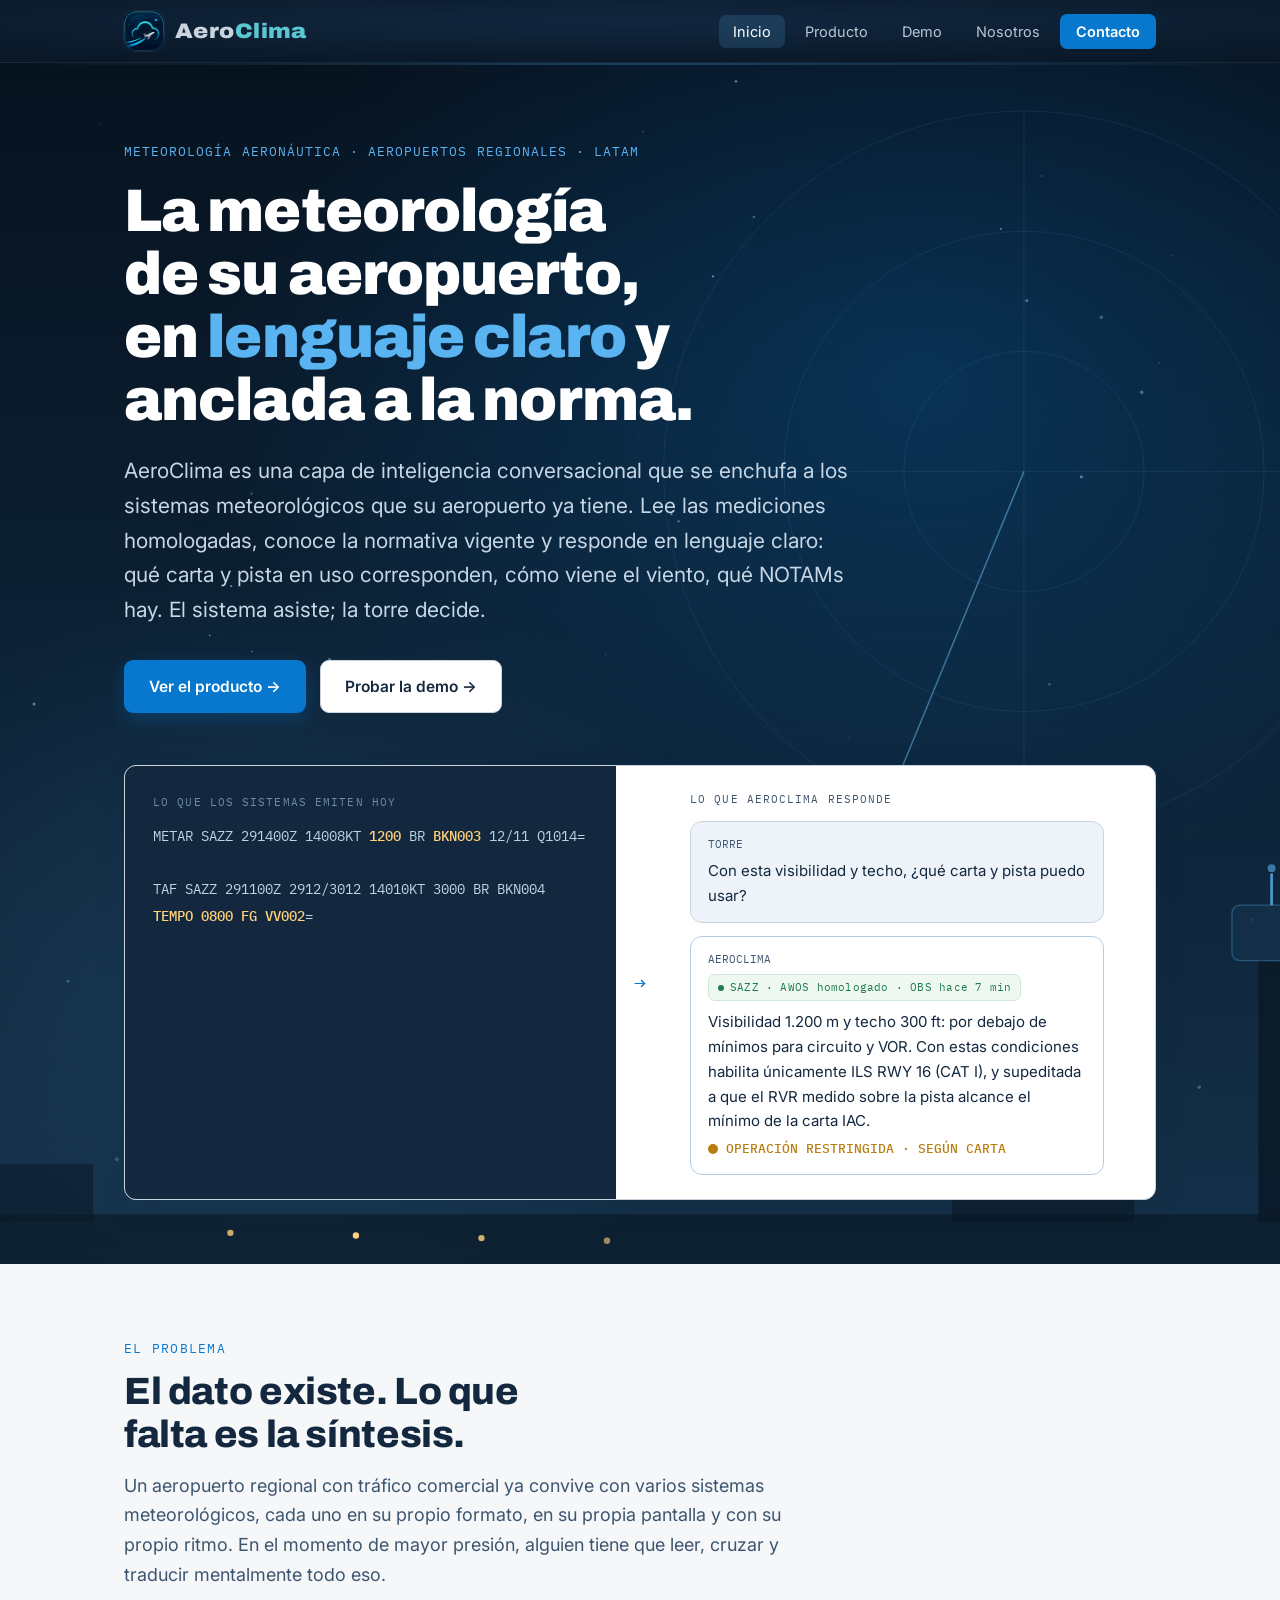
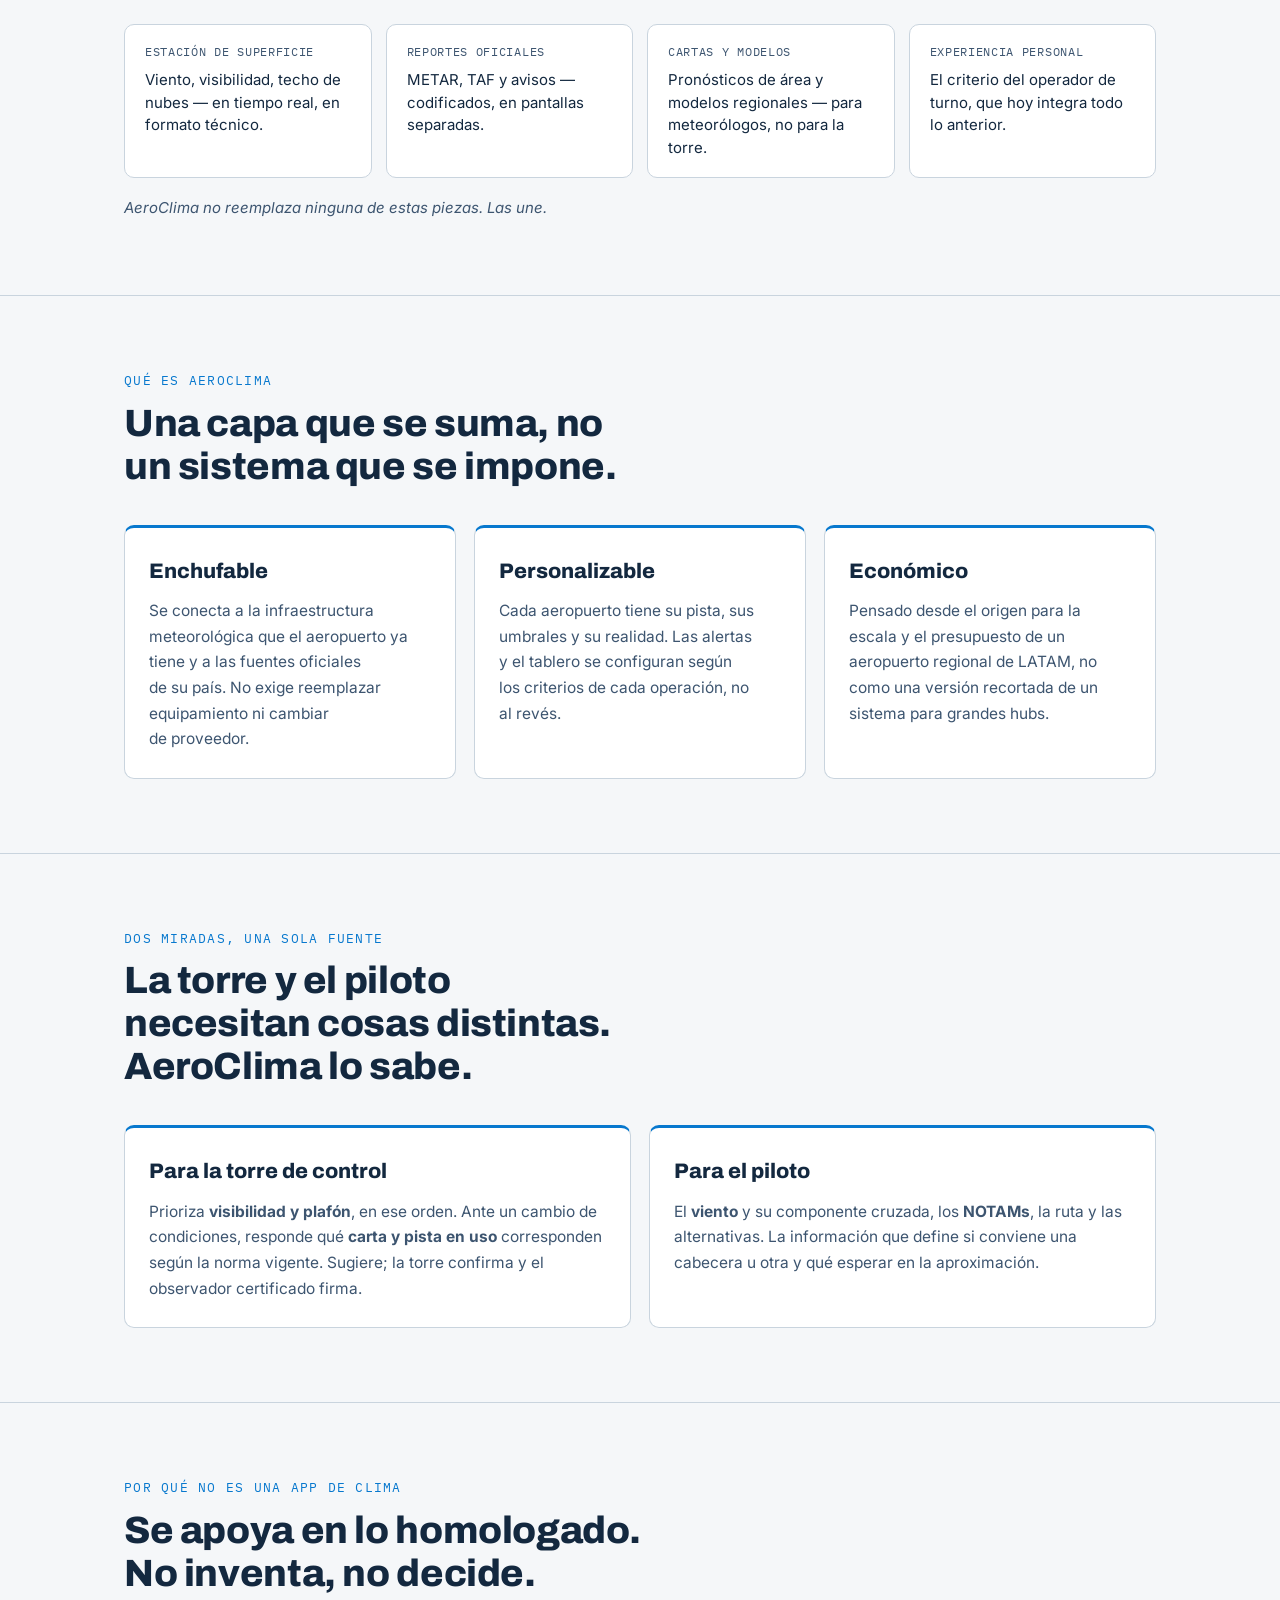
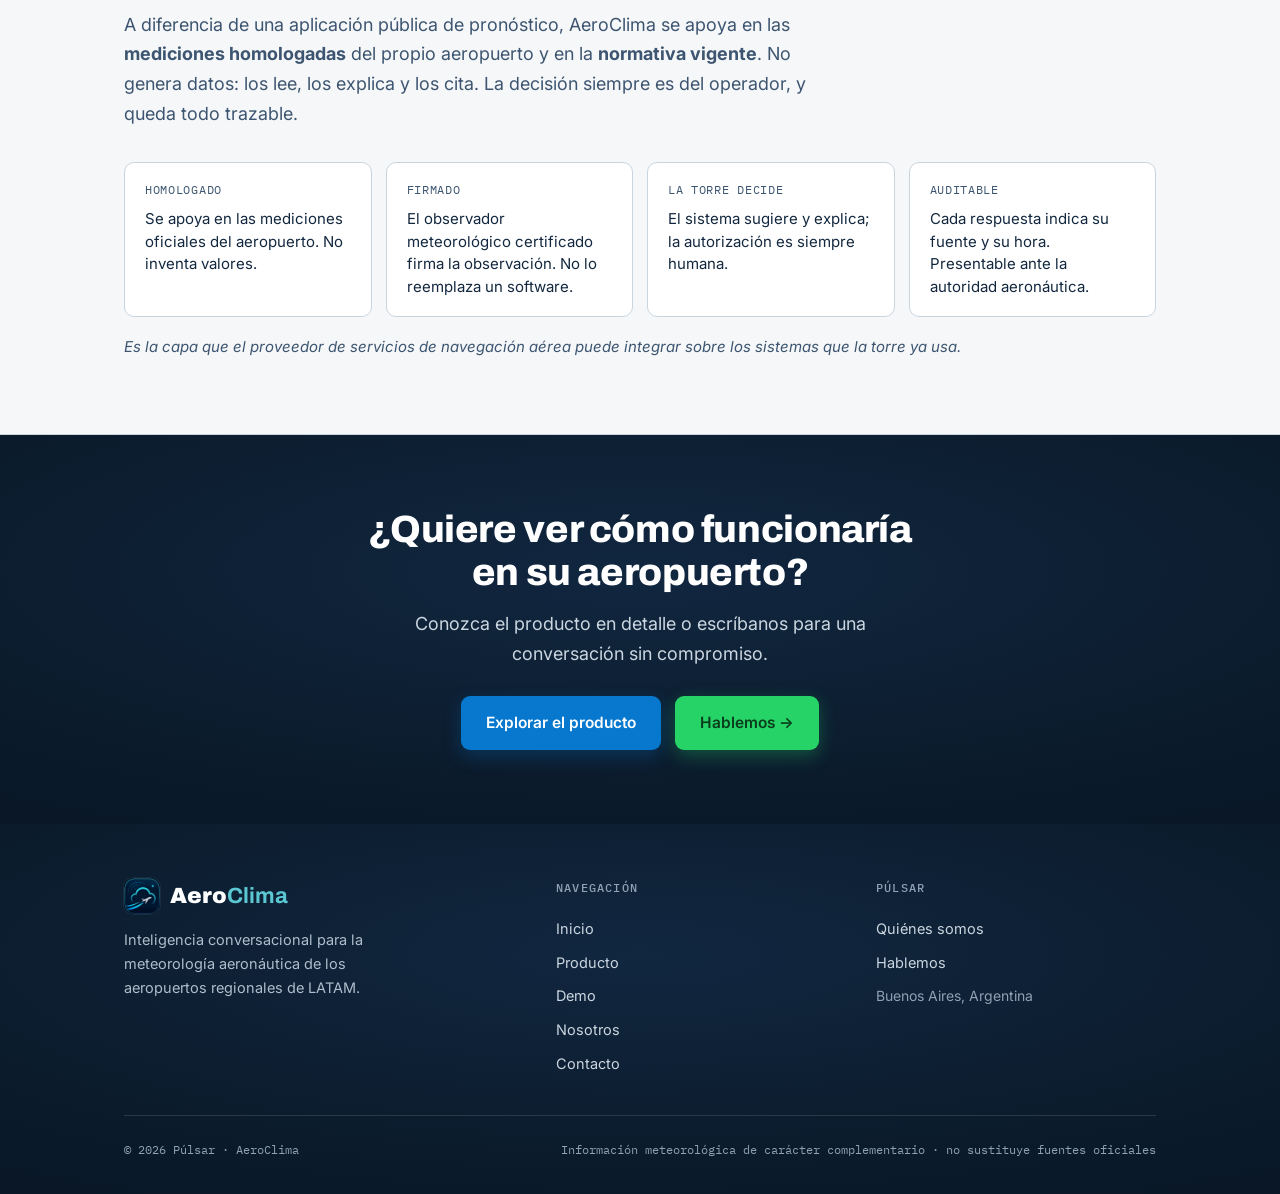
<file: index.html>
<!DOCTYPE html>
<html lang="es">
<head>
<meta charset="UTF-8">
<meta name="viewport" content="width=device-width, initial-scale=1.0">
<title>AeroClima — Meteorología aeronáutica en lenguaje claro | Púlsar</title>
<meta name="description" content="AeroClima es una capa de inteligencia conversacional para la meteorología aeronáutica de aeropuertos regionales de LATAM. Se enchufa a los sistemas que ya existen y traduce datos crípticos en decisiones claras.">
<link rel="icon" type="image/png" sizes="48x48" href="favicon-48.png">
<link rel="icon" type="image/png" sizes="32x32" href="favicon-32.png">
<link rel="apple-touch-icon" href="apple-touch-icon.png">
<meta name="theme-color" content="#3C4A57">
<meta property="og:type" content="website">
<meta property="og:site_name" content="AeroClima">
<meta property="og:locale" content="es_AR">
<meta property="og:title" content="AeroClima — Meteorología aeronáutica en lenguaje claro">
<meta property="og:description" content="Una capa de IA conversacional que se enchufa a los sistemas meteorológicos que su aeropuerto ya tiene y los traduce a lenguaje operativo claro.">
<meta property="og:url" content="https://aeroclima.pulsar-avitech.ai/index.html">
<meta property="og:image" content="https://aeroclima.pulsar-avitech.ai/og-image.png">
<meta property="og:image:width" content="1200">
<meta property="og:image:height" content="630">
<meta name="twitter:card" content="summary_large_image">
<meta name="twitter:title" content="AeroClima — Meteorología aeronáutica en lenguaje claro">
<meta name="twitter:description" content="Una capa de IA conversacional que se enchufa a los sistemas meteorológicos que su aeropuerto ya tiene y los traduce a lenguaje operativo claro.">
<meta name="twitter:image" content="https://aeroclima.pulsar-avitech.ai/og-image.png">
<link rel="preconnect" href="https://fonts.googleapis.com">
<link rel="preconnect" href="https://fonts.gstatic.com" crossorigin>
<link href="https://fonts.googleapis.com/css2?family=Archivo:wght@400..900&family=IBM+Plex+Mono:wght@400;500&family=Inter:wght@400;500;600;700&display=swap" rel="stylesheet">
<link rel="stylesheet" href="styles.css">
<style>
.hero{padding:78px 0 64px}
.hero .eyebrow{font-family:var(--mono);font-size:13px;letter-spacing:.08em;text-transform:uppercase;color:var(--cielo-claro);margin-bottom:18px}
.hero h1{font-weight:900;font-stretch:95%;font-size:clamp(36px,5.6vw,60px);line-height:1.05;letter-spacing:-.015em;max-width:17ch;color:#fff}
.hero h1 em{font-style:normal;color:var(--cielo-claro)}
.hero p.lede{margin-top:22px;font-size:clamp(17px,2vw,21px);color:#C6D6E5;max-width:56ch}
.hero-cta{margin-top:32px;display:flex;gap:14px;flex-wrap:wrap}
.decode{margin-top:52px;display:grid;grid-template-columns:1fr auto 1fr;align-items:stretch;border:1px solid var(--line);background:#fff;border-radius:12px;overflow:hidden;box-shadow:0 10px 34px rgba(19,40,63,.07)}
.decode .raw{padding:26px 28px;background:var(--ink);color:#BFD3E6;font-family:var(--mono);font-size:14px;line-height:1.9;word-break:break-word}
.decode .raw .tag{display:block;font-size:11px;letter-spacing:.1em;color:#6E8BA8;margin-bottom:10px}
.decode .raw b{color:#FFD27A;font-weight:500}
.decode .bridge{display:flex;align-items:center;justify-content:center;padding:0 18px;font-family:var(--mono);font-size:20px;color:var(--cielo);background:#fff}
.decode .clear{padding:24px 26px;display:flex;flex-direction:column;justify-content:center;gap:13px}
.decode .clear .tag{font-size:11px;letter-spacing:.1em;font-family:var(--mono);color:var(--ink-soft)}
.bubble{background:#EDF3F8;border:1px solid var(--line);border-radius:12px;padding:13px 17px;font-size:15px;max-width:46ch}
.bubble .who{font-family:var(--mono);font-size:11px;color:var(--ink-soft);display:block;margin-bottom:6px}
.bubble.answer{background:#fff;border-color:#B5CCE0}
.bubble .src{display:flex;align-items:center;gap:6px;font-family:var(--mono);font-size:10.5px;letter-spacing:.02em;color:var(--verde);background:#EFF7F1;border:1px solid #CFE7D8;border-radius:7px;padding:4px 9px;margin-bottom:9px;width:fit-content}
.bubble .src::before{content:"";width:6px;height:6px;border-radius:50%;background:var(--verde);flex:none}
.estado{display:inline-flex;align-items:center;gap:8px;font-family:var(--mono);font-size:12.5px;font-weight:500;margin-top:4px}
.dot{width:10px;height:10px;border-radius:50%}
.dot.amber{background:var(--ambar)}.estado.amber{color:var(--ambar)}
.dot.verde{background:var(--verde)}.estado.verde{color:var(--verde)}
.frag{margin-top:34px;display:grid;grid-template-columns:repeat(auto-fit,minmax(210px,1fr));gap:14px}
.frag .pane{background:#fff;border:1px solid var(--line);border-radius:10px;padding:18px 20px}
.frag .pane .src{font-family:var(--mono);font-size:11.5px;letter-spacing:.06em;color:var(--ink-soft);text-transform:uppercase}
.frag .pane .what{margin-top:8px;font-size:15px;line-height:1.5}
.frag-note{margin-top:18px;font-size:15px;color:var(--ink-soft);font-style:italic}
.pilares{margin-top:36px;display:grid;grid-template-columns:repeat(auto-fit,minmax(260px,1fr));gap:18px}
.pilar{background:#fff;border:1px solid var(--line);border-top:3px solid var(--cielo);border-radius:10px;padding:26px 24px}
.pilar h3{font-weight:800;font-size:21px;margin-bottom:10px}
.pilar p{font-size:15.5px;color:var(--ink-soft)}
.cta-band{background:var(--grad-pulsar);border-bottom:0;text-align:center;color:#fff}
.cta-band h2{margin:0 auto 14px;color:#fff}
.cta-band p{color:#CBD6E0;max-width:50ch;margin:0 auto 28px;font-size:18px}
@media (max-width:820px){
  .decode{grid-template-columns:1fr}
  .decode .bridge{padding:8px 0;background:transparent;font-size:0;line-height:0}
  .decode .bridge::after{content:"\2193";font-size:22px;line-height:1;color:var(--cielo)}
}
.skip{position:absolute;left:-9999px;top:0;background:#fff;color:var(--ink);padding:10px 16px;border-radius:0 0 8px 0;z-index:99;font-weight:600}.skip:focus{left:0}
</style>
</head>
<body>
<a class="skip" href="#contenido">Saltar al contenido</a>
<div id="nav-slot"></div>

<main id="contenido">
<header class="hero">
  <div class="wrap">
    <div class="eyebrow">Meteorología aeronáutica · Aeropuertos regionales · LATAM</div>
    <h1>La meteorología de su aeropuerto, en <em>lenguaje claro</em> y anclada a la norma.</h1>
    <p class="lede">AeroClima es una capa de inteligencia conversacional que se enchufa a los sistemas meteorológicos que su aeropuerto ya tiene. Lee las mediciones homologadas, conoce la normativa vigente y responde en lenguaje claro: qué carta y pista en uso corresponden, cómo viene el viento, qué NOTAMs hay. El sistema asiste; la torre decide.</p>
    <div class="hero-cta">
      <a class="btn btn-primary" href="producto.html">Ver el producto →</a>
      <a class="btn btn-ghost" href="demo.html" target="_blank" rel="noopener">Probar la demo →</a>
    </div>

    <div class="decode reveal" aria-label="De un METAR crudo a una respuesta clara">
      <div class="raw">
        <span class="tag">LO QUE LOS SISTEMAS EMITEN HOY</span>
        METAR SAZZ 291400Z 14008KT <b>1200</b> BR <b>BKN003</b> 12/11 Q1014=<br><br>
        TAF SAZZ 291100Z 2912/3012 14010KT 3000 BR BKN004 <b>TEMPO 0800 FG VV002</b>=
      </div>
      <div class="bridge" aria-hidden="true">→</div>
      <div class="clear">
        <span class="tag">LO QUE AEROCLIMA RESPONDE</span>
        <div class="bubble"><span class="who">TORRE</span>Con esta visibilidad y techo, ¿qué carta y pista puedo usar?</div>
        <div class="bubble answer"><span class="who">AEROCLIMA</span>
          <span class="src">SAZZ · AWOS homologado · OBS hace 7 min</span>
          Visibilidad 1.200 m y techo 300 ft: por debajo de mínimos para circuito y VOR. Con estas condiciones habilita únicamente ILS RWY 16 (CAT I), y supeditada a que el RVR medido sobre la pista alcance el mínimo de la carta IAC.
          <div class="estado amber"><span class="dot amber"></span>OPERACIÓN RESTRINGIDA · SEGÚN CARTA</div>
        </div>
      </div>
    </div>
  </div>
</header>

<section>
  <div class="wrap">
    <div class="kicker">El problema</div>
    <h2>El dato existe. Lo que falta es la síntesis.</h2>
    <p class="intro">Un aeropuerto regional con tráfico comercial ya convive con varios sistemas meteorológicos, cada uno en su propio formato, en su propia pantalla y con su propio ritmo. En el momento de mayor presión, alguien tiene que leer, cruzar y traducir mentalmente todo eso.</p>
    <div class="frag reveal">
      <div class="pane"><div class="src">Estación de superficie</div><div class="what">Viento, visibilidad, techo de nubes — en tiempo real, en formato técnico.</div></div>
      <div class="pane"><div class="src">Reportes oficiales</div><div class="what">METAR, TAF y avisos — codificados, en pantallas separadas.</div></div>
      <div class="pane"><div class="src">Cartas y modelos</div><div class="what">Pronósticos de área y modelos regionales — para meteorólogos, no para la torre.</div></div>
      <div class="pane"><div class="src">Experiencia personal</div><div class="what">El criterio del operador de turno, que hoy integra todo lo anterior.</div></div>
    </div>
    <p class="frag-note">AeroClima no reemplaza ninguna de estas piezas. Las une.</p>
  </div>
</section>

<section>
  <div class="wrap">
    <div class="kicker">Qué es AeroClima</div>
    <h2>Una capa que se suma, no un sistema que se impone.</h2>
    <div class="pilares reveal">
      <div class="pilar"><h3>Enchufable</h3><p>Se conecta a la infraestructura meteorológica que el aeropuerto ya tiene y a las fuentes oficiales de su país. No exige reemplazar equipamiento ni cambiar de proveedor.</p></div>
      <div class="pilar"><h3>Personalizable</h3><p>Cada aeropuerto tiene su pista, sus umbrales y su realidad. Las alertas y el tablero se configuran según los criterios de cada operación, no al revés.</p></div>
      <div class="pilar"><h3>Económico</h3><p>Pensado desde el origen para la escala y el presupuesto de un aeropuerto regional de LATAM, no como una versión recortada de un sistema para grandes hubs.</p></div>
    </div>
  </div>
</section>

<section>
  <div class="wrap">
    <div class="kicker">Dos miradas, una sola fuente</div>
    <h2>La torre y el piloto necesitan cosas distintas. AeroClima lo sabe.</h2>
    <div class="pilares reveal">
      <div class="pilar"><h3>Para la torre de control</h3><p>Prioriza <b>visibilidad y plafón</b>, en ese orden. Ante un cambio de condiciones, responde qué <b>carta y pista en uso</b> corresponden según la norma vigente. Sugiere; la torre confirma y el observador certificado firma.</p></div>
      <div class="pilar"><h3>Para el piloto</h3><p>El <b>viento</b> y su componente cruzada, los <b>NOTAMs</b>, la ruta y las alternativas. La información que define si conviene una cabecera u otra y qué esperar en la aproximación.</p></div>
    </div>
  </div>
</section>

<section>
  <div class="wrap">
    <div class="kicker">Por qué no es una app de clima</div>
    <h2>Se apoya en lo homologado. No inventa, no decide.</h2>
    <p class="intro">A diferencia de una aplicación pública de pronóstico, AeroClima se apoya en las <b>mediciones homologadas</b> del propio aeropuerto y en la <b>normativa vigente</b>. No genera datos: los lee, los explica y los cita. La decisión siempre es del operador, y queda todo trazable.</p>
    <div class="frag reveal">
      <div class="pane"><div class="src">Homologado</div><div class="what">Se apoya en las mediciones oficiales del aeropuerto. No inventa valores.</div></div>
      <div class="pane"><div class="src">Firmado</div><div class="what">El observador meteorológico certificado firma la observación. No lo reemplaza un software.</div></div>
      <div class="pane"><div class="src">La torre decide</div><div class="what">El sistema sugiere y explica; la autorización es siempre humana.</div></div>
      <div class="pane"><div class="src">Auditable</div><div class="what">Cada respuesta indica su fuente y su hora. Presentable ante la autoridad aeronáutica.</div></div>
    </div>
    <p class="frag-note">Es la capa que el proveedor de servicios de navegación aérea puede integrar sobre los sistemas que la torre ya usa.</p>
  </div>
</section>

<section class="cta-band">
  <div class="wrap">
    <h2>¿Quiere ver cómo funcionaría en su aeropuerto?</h2>
    <p>Conozca el producto en detalle o escríbanos para una conversación sin compromiso.</p>
    <div style="display:flex;gap:14px;justify-content:center;flex-wrap:wrap">
      <a class="btn btn-primary" href="producto.html">Explorar el producto</a>
      <a class="btn btn-wa" href="contacto.html">Hablemos →</a>
    </div>
  </div>
</section>

</main>
<div id="footer-slot"></div>
<script src="main.js"></script>
</body>
</html>
</file>
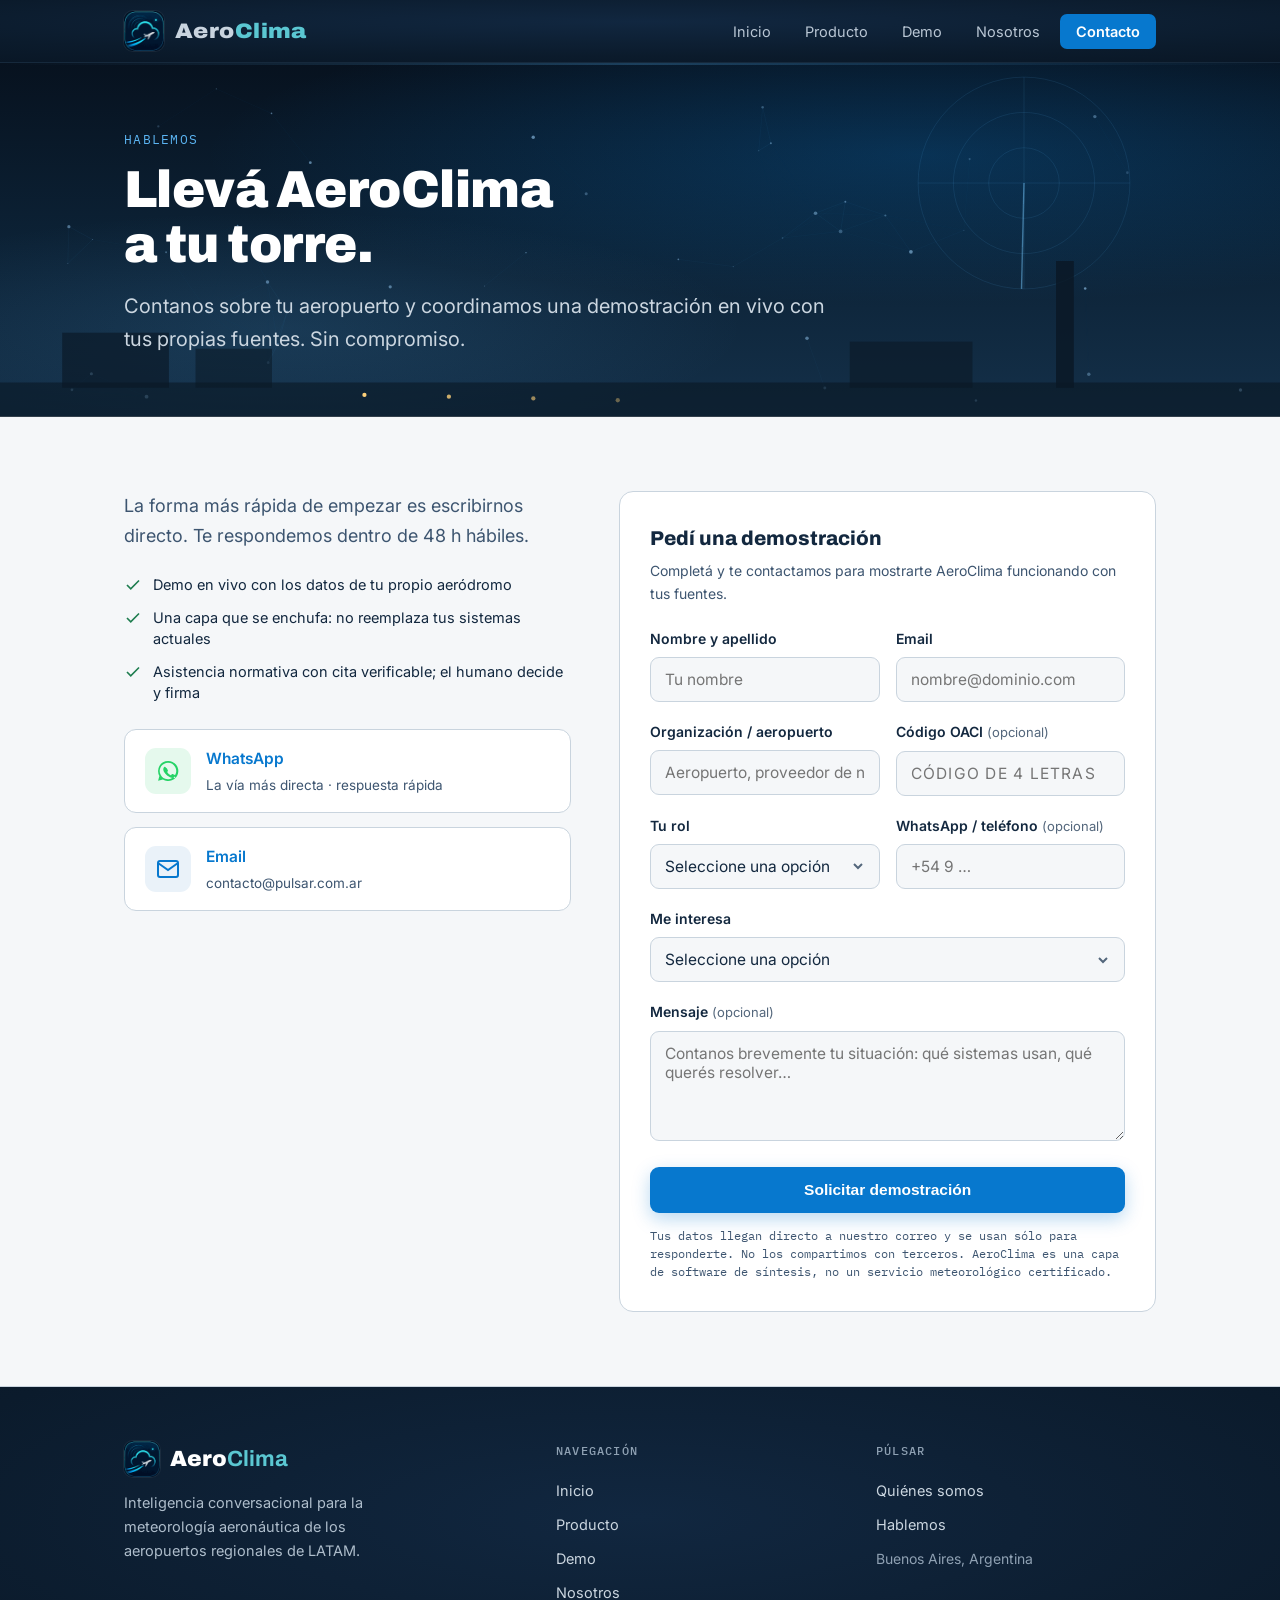
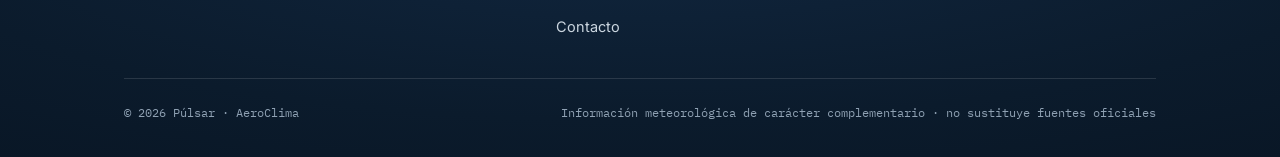
<file: contacto.html>
<!DOCTYPE html>
<html lang="es">
<head>
<meta charset="UTF-8">
<meta name="viewport" content="width=device-width, initial-scale=1.0">
<title>Contacto — AeroClima | Púlsar</title>
<meta name="description" content="Hablemos sobre cómo AeroClima podría ayudar a tu torre o aeropuerto. Pedí una demostración en vivo con tus propias fuentes, escribinos por WhatsApp o dejanos un mensaje.">
<link rel="icon" type="image/png" sizes="48x48" href="favicon-48.png">
<link rel="icon" type="image/png" sizes="32x32" href="favicon-32.png">
<link rel="apple-touch-icon" href="apple-touch-icon.png">
<meta name="theme-color" content="#3C4A57">
<meta property="og:type" content="website">
<meta property="og:site_name" content="AeroClima">
<meta property="og:locale" content="es_AR">
<meta property="og:title" content="Contacto — AeroClima">
<meta property="og:description" content="Conversemos sobre tu aeropuerto. Pedí una demo en vivo, WhatsApp directo o dejanos un mensaje.">
<meta property="og:url" content="https://aeroclima.pulsar-avitech.ai/contacto.html">
<meta property="og:image" content="https://aeroclima.pulsar-avitech.ai/og-image.png">
<meta property="og:image:width" content="1200">
<meta property="og:image:height" content="630">
<meta name="twitter:card" content="summary_large_image">
<meta name="twitter:title" content="Contacto — AeroClima">
<meta name="twitter:description" content="Conversemos sobre tu aeropuerto. Pedí una demo en vivo o escribinos.">
<meta name="twitter:image" content="https://aeroclima.pulsar-avitech.ai/og-image.png">
<link rel="preconnect" href="https://fonts.googleapis.com">
<link rel="preconnect" href="https://fonts.gstatic.com" crossorigin>
<link href="https://fonts.googleapis.com/css2?family=Archivo:wght@400..900&family=IBM+Plex+Mono:wght@400;500&family=Inter:wght@400;500;600;700&display=swap" rel="stylesheet">
<link rel="stylesheet" href="styles.css">
<style>
.contact-grid{display:grid;grid-template-columns:1fr 1.2fr;gap:48px;align-items:start}
.contact-side .lead{font-size:18px;color:var(--ink-soft);max-width:42ch}
.trust{margin-top:24px;display:flex;flex-direction:column;gap:12px}
.trust .t{display:flex;gap:11px;align-items:flex-start;font-size:14.5px;color:var(--ink);line-height:1.45}
.trust .t svg{width:18px;height:18px;color:var(--verde);flex:none;margin-top:2px}
.contact-methods{margin-top:26px;display:flex;flex-direction:column;gap:14px}
.method{display:flex;align-items:center;gap:15px;background:#fff;border:1px solid var(--line);border-radius:12px;padding:16px 20px;transition:border-color .15s,transform .12s}
.method:hover{border-color:var(--cielo);transform:translateY(-1px)}
.method .mic{width:46px;height:46px;border-radius:11px;display:grid;place-items:center;flex:none}
.method.wa .mic{background:#E5F9ED}
.method.mail .mic{background:#EAF2F9}
.method .mt{display:block;font-weight:600;font-size:15.5px}
.method .ms{display:block}
.method .ms{font-size:13.5px;color:var(--ink-soft);margin-top:2px}
form{background:#fff;border:1px solid var(--line);border-radius:14px;padding:30px}
.form-h{font-family:var(--display);font-weight:800;font-size:20px;margin-bottom:4px}
.form-sub{font-size:14px;color:var(--ink-soft);margin-bottom:22px}
.field-row{display:grid;grid-template-columns:1fr 1fr;gap:16px}
.field{margin-bottom:18px}
.field label{display:block;font-size:14px;font-weight:600;margin-bottom:7px}
.field label .opt{font-weight:400;color:var(--acero);font-size:13px}
.field input,.field select,.field textarea{width:100%;font-family:var(--body);font-size:15.5px;color:var(--ink);background:var(--paper);border:1px solid var(--line);border-radius:9px;padding:12px 14px;transition:border-color .15s}
.field input:focus,.field select:focus,.field textarea:focus{outline:none;border-color:var(--cielo)}
.field textarea{resize:vertical;min-height:110px}
.field select{appearance:none;background-image:url("data:image/svg+xml,%3Csvg xmlns='http://www.w3.org/2000/svg' width='14' height='14' fill='none' stroke='%2354677C' stroke-width='2'%3E%3Cpath d='M3 5l4 4 4-4'/%3E%3C/svg%3E");background-repeat:no-repeat;background-position:right 14px center;padding-right:36px}
.field input#oaci{text-transform:uppercase;letter-spacing:.08em}
.hp{position:absolute!important;left:-9999px;width:1px;height:1px;overflow:hidden}
.form-note{font-family:var(--mono);font-size:12px;color:var(--ink-soft);margin-top:14px;line-height:1.5}
.form-state{display:none;text-align:center;padding:18px 4px}
.form-state svg{width:50px;height:50px;margin-bottom:12px}
.form-state.ok svg{color:var(--verde)}.form-state.err svg{color:var(--rojo)}
.form-state h3{font-family:var(--display);font-size:21px;margin-bottom:8px}
.form-state p{font-size:14.5px;color:var(--ink-soft);line-height:1.55;max-width:40ch;margin:0 auto}
.form-state a{color:var(--cielo)}
@media (max-width:820px){.contact-grid{grid-template-columns:1fr;gap:32px}}
@media (max-width:520px){.field-row{grid-template-columns:1fr}}
.skip{position:absolute;left:-9999px;top:0;background:#fff;color:var(--ink);padding:10px 16px;border-radius:0 0 8px 0;z-index:99;font-weight:600}.skip:focus{left:0}
</style>
</head>
<body>
<a class="skip" href="#contenido">Saltar al contenido</a>
<div id="nav-slot"></div>

<main id="contenido">
<header class="page-hero">
  <div class="wrap">
    <div class="kicker">Hablemos</div>
    <h1>Llevá AeroClima a tu torre.</h1>
    <p>Contanos sobre tu aeropuerto y coordinamos una demostración en vivo con tus propias fuentes. Sin compromiso.</p>
  </div>
</header>

<section>
  <div class="wrap">
    <div class="contact-grid">
      <div class="contact-side reveal">
        <p class="lead">La forma más rápida de empezar es escribirnos directo. Te respondemos dentro de 48&nbsp;h hábiles.</p>
        <div class="trust">
          <div class="t"><svg viewBox="0 0 24 24" fill="none" stroke="currentColor" stroke-width="2.2"><path d="M20 6 9 17l-5-5"/></svg><span>Demo en vivo con los datos de tu propio aeródromo</span></div>
          <div class="t"><svg viewBox="0 0 24 24" fill="none" stroke="currentColor" stroke-width="2.2"><path d="M20 6 9 17l-5-5"/></svg><span>Una capa que se enchufa: no reemplaza tus sistemas actuales</span></div>
          <div class="t"><svg viewBox="0 0 24 24" fill="none" stroke="currentColor" stroke-width="2.2"><path d="M20 6 9 17l-5-5"/></svg><span>Asistencia normativa con cita verificable; el humano decide y firma</span></div>
        </div>
        <div class="contact-methods">
          <a class="method wa" href="https://wa.me/5492915070323?text=Hola%2C%20me%20interesa%20conocer%20AeroClima%20para%20mi%20torre%2Faeropuerto" target="_blank" rel="noopener">
            <span class="mic"><svg width="24" height="24" viewBox="0 0 24 24" fill="#25D366"><path d="M12 2a10 10 0 0 0-8.6 15l-1.3 4.7 4.8-1.3A10 10 0 1 0 12 2zm0 1.8a8.2 8.2 0 0 1 6.9 12.6l-.2.3.7 2.6-2.6-.7-.3.2A8.2 8.2 0 1 1 12 3.8zm-3 4c-.2 0-.5 0-.7.3-.3.3-1 1-1 2.4s1 2.8 1.2 3 2 3.2 5 4.4c2.4 1 2.9.8 3.4.8.5 0 1.6-.7 1.9-1.3.2-.7.2-1.2.1-1.3l-.6-.3-1.7-.8c-.2-.1-.4-.1-.6.1l-.8 1c-.1.2-.3.2-.5.1a6.7 6.7 0 0 1-3.4-3c-.1-.3 0-.4.1-.5l.5-.6c.1-.2.1-.3 0-.5l-.8-1.9c-.2-.4-.4-.4-.5-.4z"/></svg></span>
            <span><span class="mt">WhatsApp</span><span class="ms">La vía más directa · respuesta rápida</span></span>
          </a>
          <a class="method mail" href="mailto:contacto@pulsar.com.ar?subject=Consulta%20AeroClima">
            <span class="mic"><svg width="24" height="24" viewBox="0 0 24 24" fill="none" stroke="#0778CE" stroke-width="2"><rect x="2" y="4" width="20" height="16" rx="2"/><path d="m2 6 10 7L22 6"/></svg></span>
            <span><span class="mt">Email</span><span class="ms">contacto@pulsar.com.ar</span></span>
          </a>
        </div>
      </div>

      <div class="reveal">
        <form id="cf" action="https://formspree.io/f/xaqgbwek" method="POST">
          <div class="form-h">Pedí una demostración</div>
          <div class="form-sub">Completá y te contactamos para mostrarte AeroClima funcionando con tus fuentes.</div>
          <div class="field-row">
            <div class="field"><label for="nombre">Nombre y apellido</label><input type="text" id="nombre" name="nombre" required placeholder="Tu nombre"></div>
            <div class="field"><label for="email">Email</label><input type="email" id="email" name="email" required placeholder="nombre@dominio.com"></div>
          </div>
          <div class="field-row">
            <div class="field"><label for="org">Organización / aeropuerto</label><input type="text" id="org" name="organizacion" required placeholder="Aeropuerto, proveedor de navegación, empresa…"></div>
            <div class="field"><label for="oaci">Código OACI <span class="opt">(opcional)</span></label><input type="text" id="oaci" name="oaci" maxlength="4" placeholder="Código de 4 letras"></div>
          </div>
          <div class="field-row">
            <div class="field"><label for="rol">Tu rol</label>
              <select id="rol" name="rol" required>
                <option value="" disabled selected>Seleccione una opción</option>
                <option>Torre de control</option>
                <option>Observación meteorológica</option>
                <option>Dirección / jefatura de aeropuerto</option>
                <option>Proveedor de servicios de navegación aérea (ANSP)</option>
                <option>Autoridad aeronáutica</option>
                <option>Operador / línea aérea</option>
                <option>Otro</option>
              </select></div>
            <div class="field"><label for="tel">WhatsApp / teléfono <span class="opt">(opcional)</span></label><input type="tel" id="tel" name="telefono" placeholder="+54 9 …"></div>
          </div>
          <div class="field"><label for="interes">Me interesa</label>
            <select id="interes" name="interes" required>
              <option value="" disabled selected>Seleccione una opción</option>
              <option>Ver una demo en vivo</option>
              <option>Asistencia normativa para torre</option>
              <option>Integración con los sistemas del aeropuerto</option>
              <option>Conversar comercialmente</option>
              <option>Otro</option>
            </select></div>
          <div class="field"><label for="msg">Mensaje <span class="opt">(opcional)</span></label><textarea id="msg" name="mensaje" placeholder="Contanos brevemente tu situación: qué sistemas usan, qué querés resolver…"></textarea></div>
          <input type="text" name="_gotcha" class="hp" tabindex="-1" autocomplete="off" aria-hidden="true">
          <button type="submit" class="btn btn-primary" id="submitBtn" style="width:100%;justify-content:center">Solicitar demostración</button>
          <p class="form-note">Tus datos llegan directo a nuestro correo y se usan sólo para responderte. No los compartimos con terceros. AeroClima es una capa de software de síntesis, no un servicio meteorológico certificado.</p>
        </form>
        <div class="form-state ok" id="okState">
          <svg viewBox="0 0 24 24" fill="none" stroke="currentColor" stroke-width="2"><path d="M22 11.08V12a10 10 0 1 1-5.93-9.14"/><path d="M22 4 12 14.01l-3-3"/></svg>
          <h3>¡Recibido!</h3>
          <p>Gracias por escribirnos. Te respondemos a la brevedad para coordinar la demostración con los datos de tu aeródromo.</p>
        </div>
        <div class="form-state err" id="errState">
          <svg viewBox="0 0 24 24" fill="none" stroke="currentColor" stroke-width="2"><circle cx="12" cy="12" r="10"/><path d="M12 8v4m0 4h.01"/></svg>
          <h3>No se pudo enviar</h3>
          <p>Probá de nuevo o escribinos directo a <a href="mailto:contacto@pulsar.com.ar">contacto@pulsar.com.ar</a> y lo resolvemos.</p>
        </div>
      </div>
    </div>
  </div>
</section>

</main>
<div id="footer-slot"></div>
<script src="main.js"></script>
<script>
(function(){
  var oaci=document.getElementById('oaci');
  if(oaci) oaci.addEventListener('input',function(){ this.value=this.value.toUpperCase().replace(/[^A-Z]/g,'').slice(0,4); });
  var form=document.getElementById('cf'), btn=document.getElementById('submitBtn');
  if(!form) return;
  form.addEventListener('submit', async function(e){
    e.preventDefault();
    btn.disabled=true; btn.textContent='Enviando…';
    var data=new FormData(form);
    data.set('_subject','Nuevo contacto AeroClima — '+(data.get('rol')||'consulta'));
    try{
      var res=await fetch(form.action,{method:'POST',body:data,headers:{'Accept':'application/json'}});
      if(res.ok){ form.style.display='none'; document.getElementById('okState').style.display='block'; }
      else throw new Error('formspree');
    }catch(err){
      form.style.display='none'; document.getElementById('errState').style.display='block';
    }
  });
})();
</script>
</body>
</html>
</file>
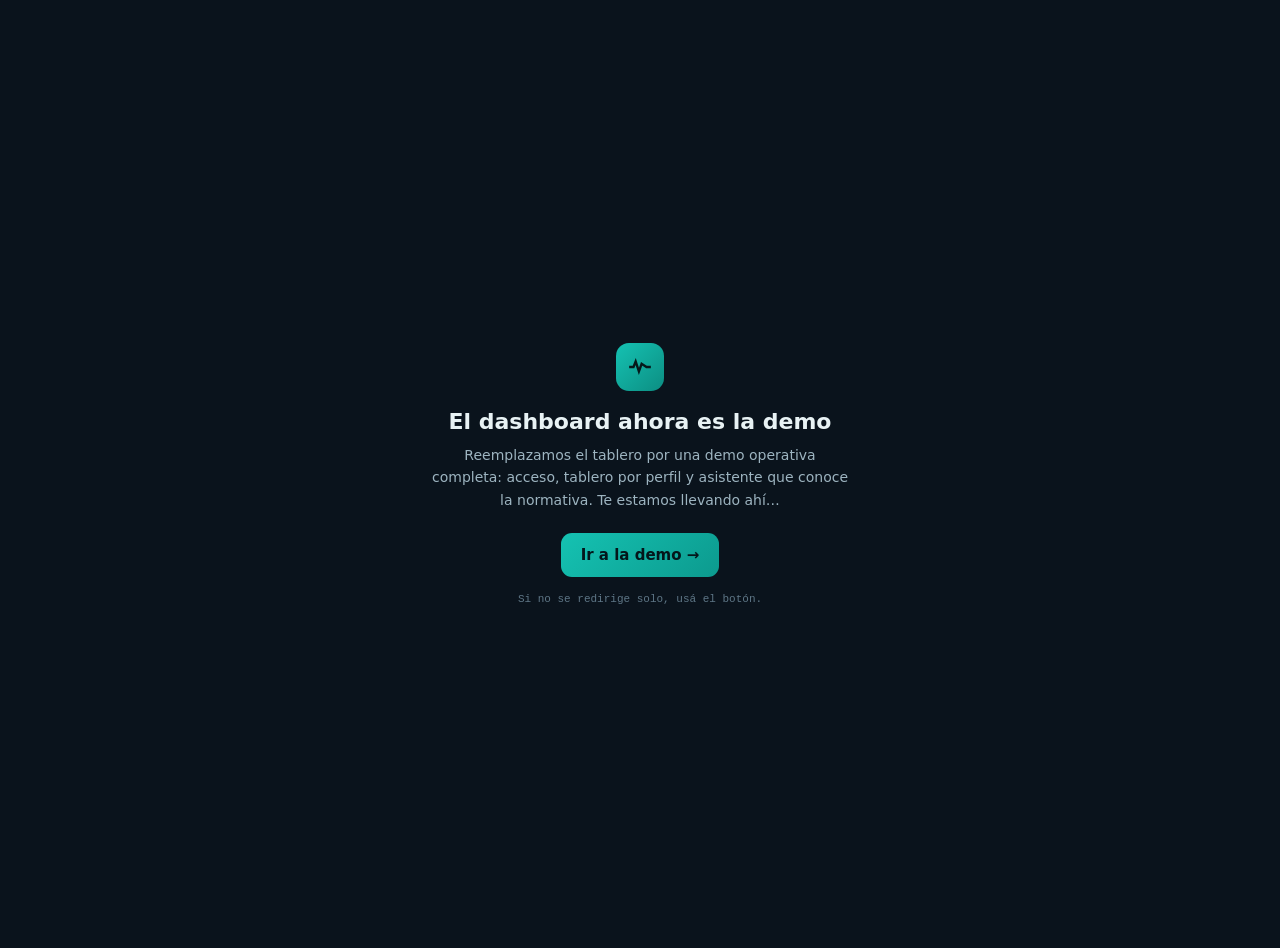
<file: dashboard.html>
<!DOCTYPE html>
<html lang="es">
<head>
<meta charset="UTF-8">
<meta name="viewport" content="width=device-width, initial-scale=1.0">
<title>AeroClima · La demo reemplazó al dashboard</title>
<meta name="robots" content="noindex">
<link rel="canonical" href="https://aeroclima.pulsar-avitech.ai/demo.html">
<meta http-equiv="refresh" content="2; url=demo.html">
<link rel="icon" type="image/png" sizes="32x32" href="favicon-32.png">
<style>
  html,body{height:100%;margin:0}
  body{background:#0A131C;color:#E8F2F4;font-family:'Inter',system-ui,sans-serif;
    display:flex;align-items:center;justify-content:center;text-align:center;padding:24px}
  .box{max-width:420px}
  .mk{width:48px;height:48px;border-radius:13px;background:linear-gradient(135deg,#15C2B2,#0c8e82);
    display:grid;place-items:center;margin:0 auto 18px}
  .mk svg{width:26px;height:26px;color:#06181a}
  h1{font-size:22px;font-weight:800;margin:0 0 10px}
  p{color:#9DB4C0;font-size:14px;line-height:1.6;margin:0 0 22px}
  a.btn{display:inline-flex;align-items:center;gap:9px;background:linear-gradient(135deg,#15C2B2,#0c9a8e);
    color:#04161a;font-weight:800;text-decoration:none;border-radius:11px;padding:13px 20px;font-size:15px}
  .small{margin-top:16px;font-family:'IBM Plex Mono',monospace;font-size:11px;color:#5E7686}
</style>
</head>
<body>
  <div class="box">
    <div class="mk"><svg viewBox="0 0 24 24" fill="none" stroke="currentColor" stroke-width="2.2"><path d="M2 12h4l2-5 3 9 2.5-7L18 12h4"/></svg></div>
    <h1>El dashboard ahora es la demo</h1>
    <p>Reemplazamos el tablero por una demo operativa completa: acceso, tablero por perfil y asistente que conoce la normativa. Te estamos llevando ahí…</p>
    <a class="btn" href="demo.html">Ir a la demo →</a>
    <div class="small">Si no se redirige solo, usá el botón.</div>
  </div>
  <script>setTimeout(function(){location.replace('demo.html');},2000);</script>
</body>
</html>
</file>
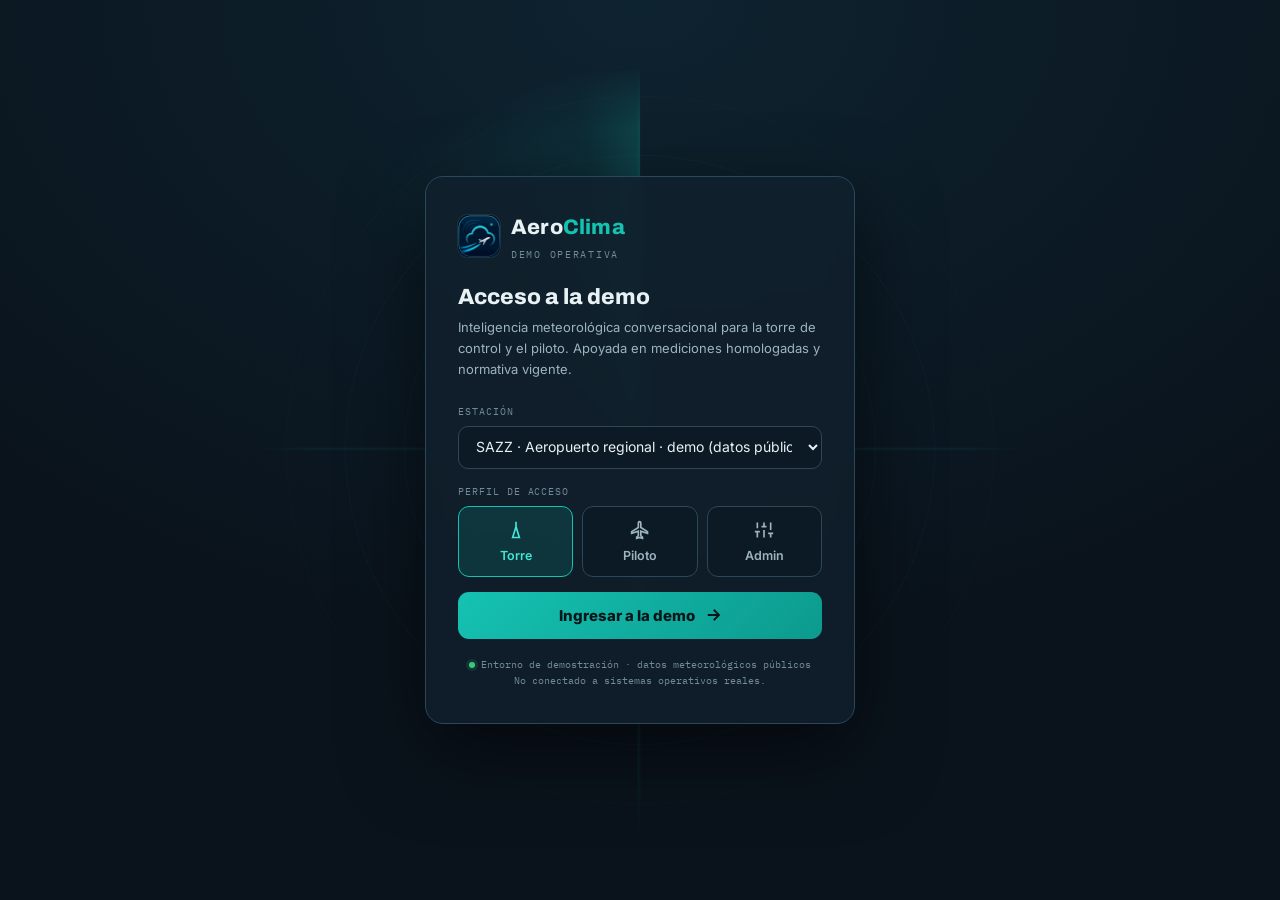
<file: demo.html>
<!DOCTYPE html>
<html lang="es">
<head>
<meta charset="UTF-8">
<meta name="viewport" content="width=device-width, initial-scale=1.0, viewport-fit=cover">
<title>AeroClima · Demo operativa</title>
<meta name="description" content="Demo de meteorología aeronáutica conversacional. Tablero por perfil (torre y piloto) y asistente que se apoya en mediciones homologadas y normativa vigente.">
<link rel="icon" type="image/png" sizes="32x32" href="favicon-32.png">
<link rel="apple-touch-icon" href="apple-touch-icon.png">
<meta name="theme-color" content="#0A131C">
<meta name="robots" content="noindex">
<link rel="preconnect" href="https://fonts.googleapis.com">
<link rel="preconnect" href="https://fonts.gstatic.com" crossorigin>
<link href="https://fonts.googleapis.com/css2?family=Archivo:wght@600;700;800&family=IBM+Plex+Mono:wght@400;500;600&family=Inter:wght@400;500;600;700&display=swap" rel="stylesheet" media="print" onload="this.media='all'">
<noscript><link href="https://fonts.googleapis.com/css2?family=Archivo:wght@600;700;800&family=IBM+Plex+Mono:wght@400;500;600&family=Inter:wght@400;500;600;700&display=swap" rel="stylesheet"></noscript>
<style>
/* ============================================================
   AeroClima · Demo operativa — identidad propia (teal/oscuro)
   App standalone. No comparte estilos con el sitio público.
   ============================================================ */
:root{
  --bg:#0A131C; --bg2:#0D1822; --grid:rgba(21,194,178,.05);
  --panel:#10202D; --panel2:#142A39; --panelhi:#16313F; --line:#21384A; --line2:#2B475C;
  --tx:#E8F2F4; --mut:#9DB4C0; --faint:#5E7686;
  --acc:#15C2B2; --acc2:#41E6D6; --accdim:rgba(21,194,178,.14); --accbd:rgba(21,194,178,.42);
  --ok:#37C97D; --warn:#E0A340; --bad:#E0584F;
  --okbg:rgba(55,201,125,.14); --warnbg:rgba(224,163,64,.15); --badbg:rgba(224,88,79,.15);
  --mono:'IBM Plex Mono',ui-monospace,'SF Mono',Menlo,Consolas,monospace; --disp:'Archivo',system-ui,-apple-system,'Segoe UI',sans-serif; --body:'Inter',system-ui,-apple-system,'Segoe UI',Roboto,sans-serif;
  /* alias legacy que usa el JC heredado (mapeados al tema oscuro) */
  --ink:#E8F2F4; --ink-soft:#9DB4C0; --acero:#5E7686; --cielo:#15C2B2; --skylt:#41E6D6;
  --verde:#37C97D; --ambar:#E0A340; --rojo:#E0584F; --paper:#0A131C; --display:'Archivo',sans-serif;
  --dpanel:#10202D; --dpanel2:#142A39; --dborder:#21384A; --dtext:#E8F2F4; --dmute:#9DB4C0; --dsteel:#5E7686;
  --dok:#37C97D; --dwarn:#E0A340; --dbad:#E0584F; --dokbg:rgba(55,201,125,.14); --dwarnbg:rgba(224,163,64,.15); --dbadbg:rgba(224,88,79,.15);
  --sky:#15C2B2; --skypale:#BFF2EC;
}
*{margin:0;padding:0;box-sizing:border-box}
html,body{height:100%}
body{background:var(--bg);color:var(--tx);font-family:var(--body);font-size:15px;line-height:1.6;-webkit-font-smoothing:antialiased;overflow:hidden}
a{color:var(--acc)}
::-webkit-scrollbar{width:9px;height:9px}::-webkit-scrollbar-thumb{background:var(--line2);border-radius:5px}::-webkit-scrollbar-track{background:transparent}
button{font-family:var(--body)}
:focus-visible{outline:2px solid var(--acc);outline-offset:2px}

/* ---------- LOGIN / ACCESO ---------- */
#login{position:fixed;inset:0;z-index:200;display:flex;align-items:center;justify-content:center;padding:24px;
  background:radial-gradient(120% 120% at 50% 0%,#0E2330 0%,#0A131C 60%);overflow:hidden}
#login.off{opacity:0;visibility:hidden;transition:opacity .5s,visibility .5s}
#login .radar{position:absolute;width:760px;height:760px;border-radius:50%;left:50%;top:50%;transform:translate(-50%,-50%);opacity:.5;
  background:
    repeating-radial-gradient(circle at center, transparent 0 58px, rgba(21,194,178,.08) 58px 59px),
    conic-gradient(from 0deg, transparent 0 305deg, rgba(21,194,178,.16) 350deg, rgba(21,194,178,.42) 360deg);
  -webkit-mask:radial-gradient(circle at center, #000 60%, transparent 72%);mask:radial-gradient(circle at center, #000 60%, transparent 72%);
  animation:sweep 6s linear infinite}
#login .radar::after{content:'';position:absolute;inset:0;border-radius:50%;
  background:linear-gradient(transparent 49.6%, rgba(21,194,178,.16) 49.8%, transparent 50.2%),linear-gradient(90deg,transparent 49.6%, rgba(21,194,178,.16) 49.8%, transparent 50.2%)}
@keyframes sweep{to{transform:translate(-50%,-50%) rotate(360deg)}}
#login .card{position:relative;z-index:2;width:430px;max-width:100%;background:rgba(16,32,45,.82);backdrop-filter:blur(10px);
  border:1px solid var(--line2);border-radius:18px;padding:34px 32px;box-shadow:0 30px 80px rgba(0,0,0,.55)}
#login .brand{display:flex;align-items:center;gap:11px;margin-bottom:22px}
#login .brand .mk{width:42px;height:42px;border-radius:10px;display:block;object-fit:cover;box-shadow:0 0 0 1px rgba(255,255,255,.07)}
#login .brand .wm{font-family:var(--disp);font-weight:800;font-size:21px;letter-spacing:.01em}
#login .brand .wm span{color:var(--acc)}
#login .brand .sub{font-family:var(--mono);font-size:9.5px;letter-spacing:.18em;text-transform:uppercase;color:var(--faint);margin-top:2px}
#login h1{font-family:var(--disp);font-weight:800;font-size:22px;line-height:1.2;margin-bottom:7px}
#login .lead{font-size:13px;color:var(--mut);margin-bottom:24px}
#login .fld{margin-bottom:15px}
#login .fld label{display:block;font-family:var(--mono);font-size:9.5px;letter-spacing:.1em;text-transform:uppercase;color:var(--faint);margin-bottom:7px}
#login .fld select,#login .fld input{width:100%;background:#0C1A25;border:1px solid var(--line2);border-radius:10px;color:var(--tx);font-family:var(--body);font-size:14px;padding:11px 13px;cursor:pointer}
#login .fld select:focus,#login .fld input:focus{border-color:var(--acc)}
#login .roleseg{display:grid;grid-template-columns:repeat(3,1fr);gap:9px}
#login .roleseg button{background:#0C1A25;border:1px solid var(--line2);border-radius:11px;color:var(--mut);font-size:12.5px;font-weight:600;padding:13px 6px;cursor:pointer;display:flex;flex-direction:column;align-items:center;justify-content:center;gap:8px;transition:.16s}
#login .roleseg button svg{width:20px;height:20px}
#login .roleseg button.on{border-color:var(--acc);background:var(--accdim);color:var(--acc2)}
#login .enter{width:100%;margin-top:9px;background:linear-gradient(135deg,var(--acc),#0c9a8e);color:#04161a;font-weight:800;font-size:15px;border:0;border-radius:11px;padding:14px;cursor:pointer;display:flex;align-items:center;justify-content:center;gap:9px;transition:.16s}
#login .enter:hover{filter:brightness(1.08)}
#login .foot{margin-top:18px;font-family:var(--mono);font-size:10px;color:var(--faint);text-align:center;line-height:1.6}
#login .status{display:inline-flex;align-items:center;gap:6px}
#login .status .d{width:6px;height:6px;border-radius:50%;background:var(--ok);box-shadow:0 0 0 3px var(--okbg)}

/* ---------- SHELL ---------- */
#shell{display:none;height:100vh;height:100dvh;grid-template-rows:auto 1fr;overflow:hidden}
#shell.on{display:grid}
.topbar{display:flex;align-items:center;gap:16px;padding:0 16px;height:54px;background:linear-gradient(180deg,#102230,#0D1B27);border-bottom:1px solid var(--line);position:relative;z-index:30}
.topbar::before{content:'';position:absolute;left:0;right:0;top:0;height:2px;background:linear-gradient(90deg,var(--acc),transparent 55%)}
.topbar .lg{display:flex;align-items:center;gap:10px;flex:0 0 auto}
.topbar .lg .mk{width:32px;height:32px;border-radius:8px;display:block;object-fit:cover}
.topbar .lg .wm{font-family:var(--disp);font-weight:800;font-size:16px;letter-spacing:.01em}
.topbar .lg .wm span{color:var(--acc)}
.topbar .lg .tag{font-family:var(--mono);font-size:8px;letter-spacing:.16em;text-transform:uppercase;color:var(--faint);display:block;margin-top:-2px}
.topbar .station{display:flex;align-items:center;gap:9px;padding:6px 12px;background:#0C1A25;border:1px solid var(--line);border-radius:9px;font-family:var(--mono);font-size:12px;color:var(--mut)}
.topbar .station b{color:var(--tx);font-weight:600}
.topbar .spacer{flex:1}
.topbar .pill{display:flex;align-items:center;gap:7px;font-family:var(--mono);font-size:11px;color:var(--mut);padding:6px 11px;border:1px solid var(--line);border-radius:8px;background:#0C1A25}
.topbar .pill .clk{color:var(--tx);font-weight:600;letter-spacing:.03em;font-variant-numeric:tabular-nums}
.topbar .pill.live .d{width:7px;height:7px;border-radius:50%;background:var(--ok);box-shadow:0 0 0 0 var(--ok);animation:pulse 2s infinite}
@keyframes pulse{0%{box-shadow:0 0 0 0 rgba(55,201,125,.5)}70%{box-shadow:0 0 0 6px rgba(55,201,125,0)}100%{box-shadow:0 0 0 0 rgba(55,201,125,0)}}
.topbar .tbtn{display:flex;align-items:center;gap:7px;font-size:12px;font-weight:600;color:var(--mut);background:#0C1A25;border:1px solid var(--line);border-radius:8px;padding:8px 12px;cursor:pointer;transition:.16s}
.topbar .tbtn:hover{border-color:var(--acc);color:var(--acc2)}
.topbar .tbtn svg{width:14px;height:14px}
.topbar .user{display:flex;align-items:center;gap:8px;font-family:var(--mono);font-size:11px;color:var(--mut)}
.topbar .user .av{width:26px;height:26px;border-radius:7px;background:var(--accdim);border:1px solid var(--accbd);color:var(--acc2);display:grid;place-items:center;font-weight:700;font-size:10px}
.topbar .exit{color:var(--faint);background:none;border:0;cursor:pointer;font-size:12px;display:flex;align-items:center;gap:6px;padding:6px}
.topbar .exit:hover{color:var(--bad)}.topbar .exit svg{width:15px;height:15px}

/* ---------- BODY = sidebar + main ---------- */
.work{display:grid;grid-template-columns:212px 1fr;overflow:hidden;min-height:0}
.side{background:#0C1824;border-right:1px solid var(--line);padding:14px 12px;display:flex;flex-direction:column;gap:4px;overflow-y:auto}
.side .sh{font-family:var(--mono);font-size:9px;letter-spacing:.14em;text-transform:uppercase;color:var(--faint);padding:8px 10px 6px}
.side .nav{display:flex;align-items:center;gap:11px;padding:11px 12px;border-radius:10px;color:var(--mut);font-size:13.5px;font-weight:600;cursor:pointer;border:1px solid transparent;transition:.15s;text-align:left;width:100%;background:none}
.side .nav svg{width:17px;height:17px;flex:0 0 auto;color:var(--faint)}
.side .nav:hover{background:#0F1F2C;color:var(--tx)}
.side .nav.on{background:var(--accdim);border-color:var(--accbd);color:var(--acc2)}
.side .nav.on svg{color:var(--acc2)}
.side .grow{flex:1}
.side .sess{border:1px solid var(--line);border-radius:10px;padding:11px;background:#0A1620}
.side .sess .l{font-family:var(--mono);font-size:8.5px;letter-spacing:.1em;text-transform:uppercase;color:var(--faint)}
.side .sess .v{font-size:12px;color:var(--mut);margin-top:4px;display:flex;align-items:center;gap:6px}
.side .sess .v .d{width:6px;height:6px;border-radius:50%;background:var(--ok)}
.side .ver{font-family:var(--mono);font-size:9px;color:var(--faint);text-align:center;margin-top:10px}

.main{overflow-y:auto;overflow-x:hidden;padding:22px 26px 60px;min-width:0}
.vhead{margin-bottom:20px}
.vhead .vk{font-family:var(--mono);font-size:10px;letter-spacing:.12em;text-transform:uppercase;color:var(--acc);margin-bottom:6px}
.vhead h2{font-family:var(--disp);font-weight:800;font-size:24px;letter-spacing:-.01em}
.vhead p{font-size:13.5px;color:var(--mut);margin-top:5px;max-width:80ch}
.view{display:none;animation:vin .35s ease}
.view.on{display:block}
@keyframes vin{from{opacity:0;transform:translateY(6px)}to{opacity:1;transform:none}}
@media(max-width:880px){
  .work{grid-template-columns:1fr}
  .side{position:fixed;top:54px;bottom:0;left:0;width:212px;z-index:40;transform:translateX(-100%);transition:.25s}
  .side.open{transform:none}
  .topbar .station{display:none}
}
</style>
<style>
/* ===== Operación: controles ===== */
.main .ctrls{display:flex;align-items:center;justify-content:space-between;gap:14px;flex-wrap:wrap;margin-bottom:14px}
.main .seg{display:inline-flex;background:#0C1A25;border:1px solid var(--line);border-radius:999px;padding:4px}
.main .seg button{font-family:var(--body);font-size:13px;font-weight:600;color:var(--mut);background:transparent;border:0;padding:9px 16px;border-radius:999px;cursor:pointer;transition:.18s;display:flex;align-items:center;gap:8px}
.main .seg button .ic{width:15px;height:15px}
.main .seg button.on{background:linear-gradient(135deg,var(--acc),#0c9a8e);color:#04161a;box-shadow:0 3px 12px rgba(21,194,178,.3)}
.main .ghost{font-family:var(--body);font-size:12.5px;font-weight:600;color:var(--mut);background:#0C1A25;border:1px solid var(--line);border-radius:999px;padding:9px 14px;cursor:pointer;transition:.18s;display:flex;align-items:center;gap:8px}
.main .ghost:hover{border-color:var(--acc);color:var(--acc2)}
.main .ghost.armed{color:var(--warn);border-color:rgba(224,163,64,.5);background:var(--warnbg)}
.main .ghost .dot{width:7px;height:7px;border-radius:50%;background:var(--ok)}
.main .ghost.armed .dot{background:var(--warn)}
.main .scn{display:flex;align-items:center;gap:9px;flex-wrap:wrap;margin-bottom:16px}
.main .scn .lab{font-family:var(--mono);font-size:10px;letter-spacing:.1em;text-transform:uppercase;color:var(--faint);margin-right:2px}
.main .chip{font-family:var(--body);font-size:13px;font-weight:600;color:var(--mut);background:#0C1A25;border:1px solid var(--line);border-radius:999px;padding:9px 15px;cursor:pointer;transition:.16s;display:flex;align-items:center;gap:8px}
.main .chip:hover{border-color:var(--acc);color:var(--acc2)}
.main .chip .sd{width:8px;height:8px;border-radius:50%;background:var(--faint)}
.main .chip.on{color:#04161a;border-color:var(--acc);background:linear-gradient(135deg,var(--acc),#0c9a8e)}
.main .chip.on .sd{background:#04161a}
.main .degbanner{display:none;align-items:center;gap:12px;background:var(--warnbg);border:1px solid rgba(224,163,64,.4);border-radius:11px;padding:11px 15px;margin-bottom:16px;font-size:13px;color:#F0C77A}
body.degraded .main .degbanner{display:flex}
.main .degbanner b{color:#F6DFAE}.main .degbanner .ic{width:18px;height:18px;flex:0 0 auto;color:var(--warn)}

/* ===== decode ===== */
.main .decode{margin-bottom:20px}
.main .decode .bd{padding:0}
.main .feedraw{background:#0A1620;padding:14px 18px}
.main .feedraw .rawhd{display:flex;align-items:center;justify-content:space-between;gap:10px;margin-bottom:9px}
.main .ftag{font-family:var(--mono);font-size:9px;letter-spacing:.12em;text-transform:uppercase;color:var(--faint)}
.main .rawsrc{font-family:var(--mono);font-size:9px;color:var(--acc2);display:inline-flex;align-items:center;gap:6px}
.main .rawsrc .ld{width:6px;height:6px;border-radius:50%;background:var(--ok);box-shadow:0 0 0 3px var(--okbg)}
.main .rawtxt{font-family:var(--mono);font-size:12.5px;line-height:1.85;color:#9FC9CC;word-break:break-word}
.main .rawtxt b{color:var(--acc2);font-weight:500}
.main .feedsep{display:flex;align-items:center;gap:11px;padding:9px 18px;background:var(--panel2);border-top:1px solid var(--line);border-bottom:1px solid var(--line)}
.main .feedsep .seplab{font-family:var(--mono);font-size:9px;letter-spacing:.12em;text-transform:uppercase;color:var(--acc2);display:inline-flex;align-items:center;gap:7px;flex:0 0 auto}
.main .feedsep .seplab svg{width:12px;height:12px}
.main .feedsep::after{content:'';flex:1;height:1px;background:var(--line)}
.main .feedread{padding:14px 18px;display:flex;flex-direction:column;gap:10px}
.main .feedread .ans{font-size:14px;line-height:1.55;color:var(--tx)}
.main .feedread .ans b{color:#fff}
.main .vd{display:inline-flex;align-items:center;gap:7px;font-family:var(--mono);font-size:10px;font-weight:700;letter-spacing:.04em;padding:4px 10px;border-radius:20px;width:fit-content}
.main .vd.ok{background:var(--okbg);color:var(--ok)}.main .vd.warn{background:var(--warnbg);color:var(--warn)}.main .vd.bad{background:var(--badbg);color:var(--bad)}
.main .vd .d{width:7px;height:7px;border-radius:50%}.main .vd.ok .d{background:var(--ok)}.main .vd.warn .d{background:var(--warn)}.main .vd.bad .d{background:var(--bad)}

/* ===== grid + cards ===== */
.main .grid{display:grid;grid-template-columns:1.04fr 12px .96fr;gap:18px;align-items:start}
/* --- registro histórico interactivo --- */
.main .histcard{margin-top:18px}
.main .histcard .hd .htabs{display:flex;gap:7px}
.main .htab{background:rgba(255,255,255,.04);border:1px solid var(--line);border-radius:8px;color:var(--mut);font-family:var(--mono);font-size:10.5px;letter-spacing:.04em;padding:6px 11px;cursor:pointer;transition:.15s;white-space:nowrap}
@media(max-width:640px){
  .main .histcard .hd{flex-direction:column;align-items:stretch;gap:9px}
  .main .histcard .hd .t{font-size:13px;line-height:1.35}
  .main .histcard .hd .htabs{gap:6px;width:100%}
  .main .histcard .hd .htabs .htab{flex:1 1 0;min-width:0;text-align:center;padding:8px 4px;font-size:11px}
  .main .htip{min-width:120px;max-width:190px;padding:7px 9px}
  .main .htip .tv{font-size:13px}
  .main .hfoot{font-size:9px}
}
.main .htab.on{border-color:var(--acc);color:var(--acc2);background:var(--accdim)}
.main .histwrap{position:relative}
.main .histwrap svg{display:block;width:100%;height:auto;cursor:crosshair;touch-action:pan-y}
.main .htip{position:absolute;pointer-events:none;background:rgba(10,22,32,.96);border:1px solid var(--line2);border-radius:9px;padding:8px 11px;font-size:12px;color:var(--tx);min-width:150px;max-width:250px;box-shadow:0 10px 26px rgba(0,0,0,.45);opacity:0;transition:opacity .1s;z-index:5}
.main .htip.on{opacity:1}
.main .htip .tt{font-family:var(--mono);font-size:11px;color:var(--acc2);margin-bottom:2px}
.main .htip .tv{font-weight:700;font-size:14px}
.main .htip .tst{display:inline-block;font-family:var(--mono);font-size:9px;letter-spacing:.08em;border-radius:5px;padding:2px 6px;margin-left:7px;vertical-align:2px}
.main .htip .tst.ok{color:var(--ok);background:var(--okbg)}.main .htip .tst.warn{color:var(--warn);background:var(--warnbg)}.main .htip .tst.bad{color:var(--bad);background:var(--badbg)}.main .htip .tst.nd{color:var(--mut);background:rgba(255,255,255,.07)}
.main .htip .tev{margin-top:6px;padding-top:6px;border-top:1px solid var(--line);font-size:11.5px;color:var(--mut)}
.main .htip .tev b{color:var(--tx)}
.main .hfoot{display:flex;flex-wrap:wrap;gap:5px 16px;margin-top:9px;font-family:var(--mono);font-size:10px;color:var(--faint)}
.main .hfoot .dm{display:inline-block;width:8px;height:8px;transform:rotate(45deg);border-radius:2px;margin-right:5px;vertical-align:-1px}

@media(max-width:980px){.main .grid{grid-template-columns:1fr}.main .colsplit{display:none}.main .pgrip,.main .prz,.main .layoutbar{display:none!important}}
.main .colsplit{align-self:stretch;border-radius:6px;cursor:col-resize;position:relative;background:transparent}
.main .colsplit::before{content:'';position:absolute;left:5px;top:0;bottom:0;width:2px;background:var(--line);border-radius:2px;transition:background .15s}
.main .colsplit:hover::before,.main .colsplit.on::before{background:var(--acc)}
.main .iaoff{display:flex;gap:9px;align-items:flex-start;background:var(--warnbg);border:1px solid rgba(224,163,64,.4);border-radius:10px;padding:10px 13px;font-size:12.5px;color:#F0C77A;margin-top:8px}
.main .qc:disabled{opacity:.45;cursor:not-allowed;filter:saturate(.4)}
.main .layoutbar{display:flex;align-items:center;justify-content:space-between;gap:14px;margin:0 0 12px;font-family:var(--mono);font-size:10px;color:var(--faint)}
.main .layoutbar .lbreset{display:inline-flex;align-items:center;gap:7px;background:var(--accdim);border:1px solid var(--acc);border-radius:9px;color:var(--acc2);font-family:var(--mono);font-size:10.5px;font-weight:700;letter-spacing:.03em;padding:7px 13px;cursor:pointer;flex:0 0 auto}
.main .layoutbar .lbreset svg{width:13px;height:13px}
.main .layoutbar .lbreset:hover{filter:brightness(1.25)}
.main .grid .card{position:relative;display:flex;flex-direction:column;min-height:0}
.main .grid .card>.bd{min-height:0}
.main .grid .card.rz>.bd{flex:1;overflow:auto}
.main .pgrip{background:none;border:0;color:var(--faint);font-size:13px;line-height:1;padding:2px 7px 2px 0;cursor:grab;flex:0 0 auto}
.main .pgrip:hover{color:var(--acc2)}
.main .pgrip.float{position:absolute;top:9px;left:9px;z-index:3;background:rgba(255,255,255,.05);border:1px solid var(--line);border-radius:7px;padding:3px 6px}
.main .card.plift{position:fixed;z-index:160;opacity:.92;box-shadow:0 26px 70px rgba(0,0,0,.6);pointer-events:none;transition:none;cursor:grabbing}
.main .pslot{border:1.5px dashed var(--acc);border-radius:14px;background:var(--accdim);margin:0 0 18px}
.main .prz{position:absolute;right:3px;bottom:3px;width:15px;height:15px;cursor:nwse-resize;color:var(--faint);opacity:.7}
.main .prz:hover{color:var(--acc2);opacity:1}
#proToast{cursor:grab}
#proToast.dragged{transition:none;cursor:grabbing}
.main .col{display:flex;flex-direction:column;gap:14px;min-width:0}
.main .card{background:var(--panel);border:1px solid var(--line);border-radius:16px;overflow:hidden;color:var(--tx)}
.main .card .hd{display:flex;align-items:center;justify-content:space-between;padding:13px 16px 11px;border-bottom:1px solid var(--line);gap:10px}
.main .card .hd .t{font-family:var(--body);font-size:13px;font-weight:700;display:flex;align-items:center;gap:9px;min-width:0}
.main .card .hd .t .ic{width:16px;height:16px;color:var(--acc2);flex:0 0 auto}
.main .card .hd .meta{font-family:var(--mono);font-size:10px;color:var(--faint);text-align:right;flex:0 0 auto}
.main .card .bd{padding:15px}

/* tiles */
.main .heroes{display:grid;grid-template-columns:1fr 1fr;gap:12px}
@media(max-width:520px){.main .heroes{grid-template-columns:1fr}}
.main .htile{position:relative;border-radius:13px;padding:14px;border:1px solid var(--line);background:#0C1A25;overflow:hidden}
.main .htile .k{font-family:var(--mono);font-size:10px;letter-spacing:.07em;text-transform:uppercase;color:var(--faint);display:flex;align-items:center;gap:7px;flex-wrap:wrap;row-gap:5px}
.main .htile .k .kr{margin-left:auto;display:flex;align-items:center;gap:5px;flex:0 0 auto}
.main .htile .k .pr{font-size:8px;letter-spacing:.06em;color:var(--acc2);background:var(--accdim);padding:2px 6px;border-radius:5px}
.main .htile .v{font-size:30px;font-weight:800;letter-spacing:-.02em;margin-top:8px;line-height:1;font-variant-numeric:tabular-nums;color:#fff}
.main .htile .v small{font-size:14px;font-weight:600;color:var(--mut);margin-left:3px}
.main .htile .sub{font-size:11px;color:var(--mut);margin-top:7px}
.main .htile .badge{font-family:var(--mono);font-size:8.5px;font-weight:700;letter-spacing:.05em;text-transform:uppercase;padding:3px 7px;border-radius:6px;flex:0 0 auto}
.main .htile.is-ok{border-color:rgba(55,201,125,.4)}.main .htile.is-ok .badge{background:var(--okbg);color:var(--ok)}.main .htile.is-ok .v{color:#CFF0DE}
.main .htile.is-warn{border-color:rgba(224,163,64,.44)}.main .htile.is-warn .badge{background:var(--warnbg);color:var(--warn)}.main .htile.is-warn .v{color:#F6DDAE}
.main .htile.is-bad{border-color:rgba(224,88,79,.48)}.main .htile.is-bad .badge{background:var(--badbg);color:var(--bad)}.main .htile.is-bad .v{color:#F4C3BF}
.main .spark{margin-top:9px;height:26px;width:100%;display:block}

/* estado */
.main .estado{display:flex;align-items:center;gap:14px;padding:13px 15px;border-radius:13px;border:1px solid var(--line);margin-top:12px}
.main .estado .orb{width:42px;height:42px;border-radius:50%;flex:0 0 auto;position:relative}
.main .estado .orb::after{content:'';position:absolute;inset:-6px;border-radius:50%;opacity:.3;background:inherit;filter:blur(8px)}
.main .estado .lbl{font-family:var(--mono);font-size:9.5px;letter-spacing:.1em;text-transform:uppercase;color:var(--mut)}
.main .estado .stt{font-size:19px;font-weight:800;margin-top:2px}
.main .estado .dsc{font-size:11.5px;color:var(--mut);margin-top:2px}

/* carta / pista en uso */
.main .carta{margin-top:12px;border:1px solid var(--accbd);border-radius:13px;background:linear-gradient(180deg,var(--accdim),rgba(21,194,178,.03));padding:14px 15px}
.main .carta .ct{font-family:var(--mono);font-size:9.5px;letter-spacing:.09em;text-transform:uppercase;color:var(--acc2);margin-bottom:10px;display:flex;align-items:center;gap:8px}
.main .carta .ct .ic{width:14px;height:14px}
.main .carta .rows{display:flex;flex-direction:column;gap:9px}
.main .carta .r{display:flex;align-items:baseline;gap:10px}
.main .carta .r .rk{font-family:var(--mono);font-size:10px;color:var(--faint);min-width:96px;flex:0 0 auto}
.main .carta .r .rv{font-size:14px;font-weight:700;color:#fff}
.main .carta .r .rv small{font-weight:500;color:var(--mut);font-size:11.5px}
.main .carta .foot{margin-top:11px;padding-top:10px;border-top:1px solid var(--line);display:flex;align-items:center;gap:9px;flex-wrap:wrap}
.main .carta .conf{font-family:var(--mono);font-size:9px;color:var(--warn);background:var(--warnbg);border:1px solid rgba(224,163,64,.3);border-radius:6px;padding:4px 8px;display:inline-flex;align-items:center;gap:5px}
.main .carta .rule{font-family:var(--mono);font-size:9px;color:var(--acc2);background:var(--accdim);border:1px solid var(--accbd);border-radius:6px;padding:4px 8px;cursor:pointer}
.main .carta .rule:hover{background:rgba(21,194,178,.24)}

/* cabeceras */
.main .rwys{display:flex;flex-direction:column;gap:8px}
.main .rwy{display:flex;align-items:center;gap:11px;padding:9px 11px;border-radius:10px;background:#0C1A25;border:1px solid var(--line)}
.main .rwy .sem{width:11px;height:11px;border-radius:50%;flex:0 0 auto}
.main .rwy .sem.ok{background:var(--ok);box-shadow:0 0 0 4px var(--okbg)}
.main .rwy .sem.warn{background:var(--warn);box-shadow:0 0 0 4px var(--warnbg)}
.main .rwy .sem.bad{background:var(--bad);box-shadow:0 0 0 4px var(--badbg)}
.main .rwy .id{font-family:var(--mono);font-size:12.5px;font-weight:700;min-width:62px}
.main .rwy .why{font-size:11px;color:var(--mut);flex:1}
.main .rwy .why b{color:var(--skypale);font-weight:600}
.main .rwy .st{font-family:var(--mono);font-size:8.5px;font-weight:700;letter-spacing:.04em;text-transform:uppercase;padding:3px 7px;border-radius:6px;flex:0 0 auto}
.main .rwy .st.ok{background:var(--okbg);color:var(--ok)}.main .rwy .st.warn{background:var(--warnbg);color:var(--warn)}.main .rwy .st.bad{background:var(--badbg);color:var(--bad)}

/* notams / alts / fuentes */
.main .notams{display:flex;flex-direction:column;gap:8px}
.main .notam{display:flex;gap:10px;padding:9px 11px;border-radius:10px;background:#0C1A25;border:1px solid var(--line)}
.main .notam .nid{font-family:var(--mono);font-size:10px;font-weight:700;color:var(--acc2);flex:0 0 auto}
.main .notam .ntx{font-size:11.5px;color:var(--mut);line-height:1.45}
.main .notam .ntx b{color:var(--tx);font-weight:600}
.main .alts{display:grid;grid-template-columns:1fr 1fr;gap:9px;margin-top:11px}
.main .alt{padding:10px 12px;border-radius:10px;background:#0C1A25;border:1px solid var(--line)}
.main .alt .ak{font-family:var(--mono);font-size:9px;letter-spacing:.06em;text-transform:uppercase;color:var(--faint)}
.main .alt .av{font-size:13px;font-weight:700;color:#fff;margin-top:3px}
.main .alt .as{font-size:10.5px;color:var(--mut);margin-top:2px}
.main .srcs .sttl{font-family:var(--mono);font-size:9.5px;letter-spacing:.1em;text-transform:uppercase;color:var(--faint);margin-bottom:8px}
.main .src{display:flex;align-items:center;gap:10px;padding:5px 0;font-size:11.5px;color:var(--mut)}
.main .src .d{width:7px;height:7px;border-radius:50%;background:var(--ok);flex:0 0 auto}
.main .src.deg .d{background:var(--warn)}
body.degraded .main .src.ai .d{background:var(--warn)}
.main .src .nm2{font-weight:600;color:var(--tx)}
.main .src .tg{margin-left:auto;font-family:var(--mono);font-size:8px;letter-spacing:.04em;text-transform:uppercase;color:var(--faint);border:1px solid var(--line);border-radius:5px;padding:2px 6px;flex:0 0 auto}
.main .src .tg.hom{color:var(--ok);border-color:rgba(55,201,125,.35)}.main .src .tg.pub{color:var(--acc2);border-color:var(--accbd)}.main .src .tg.nor{color:var(--warn);border-color:rgba(224,163,64,.35)}.main .src .tg.par{color:var(--warn);border-color:rgba(224,163,64,.35)}
</style>
<style>
/* ===== asistente (chat oscuro) ===== */
.main .chatcard{display:flex;flex-direction:column}
.main .regbar{display:flex;align-items:center;gap:11px;padding:11px 15px;border-bottom:1px solid var(--line);background:#0C1A25}
.main .regbar .rl{font-family:var(--mono);font-size:9px;letter-spacing:.08em;text-transform:uppercase;color:var(--faint);flex:0 0 auto;display:flex;align-items:center;gap:6px}
.main .regbar .rl .ic{width:13px;height:13px;color:var(--acc)}
.main .regbar input[type=range]{flex:1;max-width:160px;-webkit-appearance:none;appearance:none;height:5px;border-radius:5px;background:#24414F;outline:none}
.main .regbar input[type=range]::-webkit-slider-thumb{-webkit-appearance:none;width:16px;height:16px;border-radius:50%;background:var(--acc);border:3px solid #0C1A25;cursor:pointer}
.main .regbar input[type=range]::-moz-range-thumb{width:14px;height:14px;border-radius:50%;background:var(--acc);border:3px solid #0C1A25;cursor:pointer}
.main .regbar .rv{font-family:var(--body);font-size:11.5px;font-weight:700;color:var(--acc2);min-width:72px}
.main .regbar .rv small{display:block;font-family:var(--mono);font-size:8.5px;font-weight:400;color:var(--faint)}
.main .chat{padding:15px;display:flex;flex-direction:column;gap:12px;overflow-y:auto;max-height:560px;background:var(--panel)}
body.degraded .main .chat{opacity:.32;pointer-events:none;filter:grayscale(.5)}
.main .msg{display:flex;gap:10px;max-width:97%;animation:dmrise .35s ease}
@keyframes dmrise{from{opacity:0;transform:translateY(8px)}to{opacity:1;transform:none}}
.main .msg.u{align-self:flex-end;flex-direction:row-reverse}
.main .msg .av{width:28px;height:28px;border-radius:8px;flex:0 0 auto;display:grid;place-items:center;font-family:var(--mono);font-size:10px;font-weight:700}
.main .msg.a .av{background:#0A131C;border:1px solid var(--accbd);overflow:hidden;padding:0}
.main .msg.a .av img{width:100%;height:100%;object-fit:cover;display:block}
.main .msg.u .av{background:#16313F;color:var(--mut);border:1px solid var(--line2)}
.main .bub{padding:11px 13px;border-radius:13px;font-size:13.5px;line-height:1.5}
.main .msg.a .bub{background:#0F212E;border:1px solid var(--line);border-top-left-radius:4px;color:var(--tx)}
.main .msg.u .bub{background:linear-gradient(135deg,var(--acc),#0c9a8e);color:#04161a;border-top-right-radius:4px;font-weight:600}
.main .bub p{margin:0 0 7px}.main .bub p:last-child{margin:0}
.main .bub .meas{font-family:var(--mono);font-size:11px;color:var(--acc2);display:flex;flex-wrap:wrap;gap:4px 12px;margin:6px 0 8px;padding:8px 10px;background:rgba(21,194,178,.08);border:1px solid var(--accbd);border-radius:9px}
.main .bub .meas span b{color:#fff}
.main .verdict{font-weight:700;color:var(--tx);margin:2px 0 8px}
.main .verdict.warn{color:#F0C77A}.main .verdict.bad{color:#F2A19B}.main .verdict.ok{color:#7FDCAB}
.main .verdict.abst{color:#AEB9C4}
.main .verdict .nodata{display:inline-flex;align-items:center;gap:6px;font-family:var(--mono);font-size:10px;font-weight:700;letter-spacing:.04em;color:#C6D0DA;background:rgba(150,164,178,.14);border:1px solid rgba(150,164,178,.42);border-radius:6px;padding:3px 8px;margin-right:8px;vertical-align:middle}
.main .verdict .nodata::before{content:"";width:7px;height:7px;border-radius:50%;background:#95A4B2}
.topbar .station .lock{display:inline-flex;align-items:center;gap:4px;color:var(--acc2);margin-left:4px;font-size:11px}
.topbar .station .lock svg{width:11px;height:11px}
#proToast{position:fixed;right:26px;bottom:26px;left:auto;transform:translate(0,150%);z-index:130;max-width:min(520px,92vw);background:#11212E;border:1px solid rgba(224,163,64,.55);border-left:3px solid var(--warn);border-radius:13px;box-shadow:0 22px 60px rgba(0,0,0,.5);padding:15px 17px;display:flex;gap:13px;align-items:flex-start;transition:transform .5s cubic-bezier(.2,.9,.3,1.25),opacity .4s;opacity:0}
#proToast.on{transform:translate(0,0);opacity:1}
#proToast .pi{width:34px;height:34px;flex:0 0 auto;border-radius:9px;background:var(--warnbg);color:var(--warn);display:grid;place-items:center}
#proToast .pi svg{width:19px;height:19px}
#proToast .pcap{font-family:var(--mono);font-size:9.5px;letter-spacing:.1em;text-transform:uppercase;color:var(--warn);display:flex;align-items:center;gap:6px;margin-bottom:4px}
#proToast .pcap .pd{width:6px;height:6px;border-radius:50%;background:var(--warn);animation:pdbl 1.1s infinite}
@keyframes pdbl{0%,100%{opacity:.35}50%{opacity:1}}
#proToast .pt{font-size:13.5px;color:var(--tx);font-weight:600;line-height:1.4}
#proToast .ps{font-size:12px;color:var(--mut);margin-top:4px;line-height:1.45}
#proToast .pj{font-family:var(--mono);font-size:10px;color:var(--faint);margin-top:6px}
#proToast .px{background:none;border:0;color:var(--faint);cursor:pointer;font-size:18px;line-height:1;padding:0 2px;flex:0 0 auto}
#proToast .px:hover{color:var(--tx)}
.main .clause{border:1px solid var(--accbd);border-radius:11px;background:rgba(21,194,178,.06);padding:10px 11px;margin:9px 0}
.main .clause .ch{display:flex;align-items:center;gap:7px;flex-wrap:wrap;margin-bottom:6px}
.main .clause .ref{font-family:var(--mono);font-size:10.5px;font-weight:700;color:var(--acc2)}
.main .clause .valid{font-family:var(--mono);font-size:9px;color:var(--ok);background:var(--okbg);border:1px solid rgba(55,201,125,.3);border-radius:6px;padding:3px 6px;display:inline-flex;align-items:center;gap:4px}
.main .clause .valid .ic{width:10px;height:10px}
.main .clause .ex{font-size:12px;color:var(--mut);margin-bottom:8px}
.main .clause .lit{font-family:var(--body);font-size:11.5px;font-weight:600;color:var(--acc2);background:#0C1A25;border:1px solid var(--accbd);border-radius:8px;padding:6px 11px;cursor:pointer;display:inline-flex;align-items:center;gap:7px;transition:.16s}
.main .clause .lit:hover{background:var(--accdim)}.main .clause .lit .ic{width:13px;height:13px}
.main .elicit{border:1px dashed rgba(224,163,64,.55);border-radius:11px;background:var(--warnbg);padding:10px 11px;margin:9px 0 2px}
.main .elicit .et{font-size:12px;color:#F0C77A;margin-bottom:9px;display:flex;gap:8px}
.main .elicit .et .ic{width:15px;height:15px;flex:0 0 auto;color:var(--warn);margin-top:1px}
.main .elicit .ebtns{display:flex;gap:8px;flex-wrap:wrap}
.main .ebtn{font-family:var(--body);font-size:11.5px;font-weight:700;border-radius:8px;padding:8px 12px;cursor:pointer;transition:.16s;border:1px solid}
.main .ebtn.go{background:var(--ok);color:#04161a;border-color:transparent}.main .ebtn.go:hover{filter:brightness(1.08)}
.main .ebtn.rev{background:#0C1A25;color:var(--acc2);border-color:var(--accbd)}.main .ebtn.rev:hover{background:var(--accdim)}
.main .audit{display:flex;align-items:center;gap:7px;font-family:var(--mono);font-size:10px;color:var(--faint);margin-top:9px;padding-top:9px;border-top:1px dashed var(--line)}
.main .audit .ic{width:12px;height:12px;flex:0 0 auto;color:var(--ok)}
.main .typing{display:flex;gap:4px;padding:12px 14px}
.main .typing i{width:7px;height:7px;border-radius:50%;background:var(--faint);animation:dmblink 1.2s infinite}
.main .typing i:nth-child(2){animation-delay:.18s}.main .typing i:nth-child(3){animation-delay:.36s}
.main .trhd{font-family:var(--mono);font-size:9.5px;letter-spacing:.09em;color:var(--faint);margin-bottom:7px}
.main .trace{display:flex;flex-direction:column;gap:7px}
.main .trace .ts{display:flex;gap:8px;align-items:flex-start;font-family:var(--mono);font-size:11px;line-height:1.45;color:var(--mut);opacity:0;transform:translateY(3px);transition:opacity .22s,transform .22s}
.main .trace .ts.on{opacity:1;transform:none}
.main .trace .ts .tic{width:11px;height:11px;flex:0 0 auto;margin-top:2px;border-radius:50%;border:1.5px solid var(--faint);position:relative}
.main .trace .ts.run .tic{border-color:var(--acc);border-top-color:transparent;animation:trspin .7s linear infinite}
.main .trace .ts.done{color:var(--tx)}
.main .trace .ts.done .tic{border-color:var(--acc);animation:none}
.main .trace .ts.done .tic::after{content:'';position:absolute;inset:2.5px;border-radius:50%;background:var(--acc)}
@keyframes trspin{to{transform:rotate(360deg)}}
@keyframes dmblink{0%,60%,100%{opacity:.25}30%{opacity:1}}
.main .ask{border-top:1px solid var(--line);padding:13px 15px;background:#0C1A25}
.main .ask .lab{font-family:var(--mono);font-size:9.5px;letter-spacing:.1em;text-transform:uppercase;color:var(--faint);margin-bottom:9px}
.main .qchips{display:flex;flex-wrap:wrap;gap:7px}
.main .qc{font-family:var(--body);font-size:12px;font-weight:600;color:var(--tx);background:#0F212E;border:1px solid var(--line);border-radius:10px;padding:8px 12px;cursor:pointer;transition:.16s;text-align:left}
.main .qc:hover{border-color:var(--acc);background:var(--accdim)}
.main .qc.hero{border-color:var(--accbd);background:var(--accdim);color:var(--acc2)}
.main .qc.hero::before{content:"\2605 ";color:var(--acc)}
.main .qc.sent{animation:qcsent .9s ease}
.main .qc.sent::after{content:" · enviada \2713";color:var(--ok);font-weight:700}
@keyframes qcsent{0%{border-color:var(--ok);box-shadow:0 0 0 2px var(--okbg)}100%{border-color:var(--line);box-shadow:0 0 0 2px transparent}}
@media(hover:none){.main .qc:hover{border-color:var(--line);background:#0F212E}}
body.degraded .main .ask{opacity:.32;pointer-events:none}

/* ===== bitácora (lee/sintetiza/avisa) ===== */
.main .lsa{display:grid;grid-template-columns:repeat(3,1fr);gap:12px;margin-bottom:12px}
@media(max-width:760px){.main .lsa{grid-template-columns:1fr}}
.main .lsa .b{background:var(--panel);border:1px solid var(--line);border-radius:12px;padding:15px}
.main .lsa .b .bi{width:30px;height:30px;border-radius:9px;display:grid;place-items:center;background:var(--accdim);color:var(--acc2);margin-bottom:9px}
.main .lsa .b .bi svg{width:17px;height:17px}
.main .lsa .b h4{font-family:var(--disp);font-size:15px;font-weight:800;margin-bottom:4px}
.main .lsa .b p{font-size:12.5px;color:var(--mut);line-height:1.5}
.main .moments{display:grid;grid-template-columns:1fr 1fr;gap:12px}
@media(max-width:760px){.main .moments{grid-template-columns:1fr}}
.main .wa{background:var(--panel);border:1px solid var(--line);border-radius:12px;padding:14px;display:flex;gap:11px}
.main .wa .wi{width:34px;height:34px;border-radius:9px;flex:0 0 auto;display:grid;place-items:center}
.main .wa.alert .wi{background:var(--warnbg);color:var(--warn)}.main .wa.contra .wi{background:var(--badbg);color:var(--bad)}
.main .wa .wi svg{width:18px;height:18px}
.main .wa .wt{font-family:var(--mono);font-size:9.5px;letter-spacing:.06em;text-transform:uppercase;color:var(--faint);margin-bottom:4px}
.main .wa .wm{font-size:12.5px;color:var(--tx);line-height:1.5}
.main .wa .wm b{color:#fff}

/* ===== cumplimiento (trust) ===== */
.main .trust{border:1px solid var(--line2);border-radius:14px;background:linear-gradient(180deg,#0F2530,var(--panel));padding:20px 22px}
.main .trust .tt{font-family:var(--disp);font-size:17px;font-weight:800;margin-bottom:4px;color:#fff}
.main .trust .ts{font-size:13px;color:var(--mut);margin-bottom:16px;max-width:75ch}
.main .trust .ts b{color:var(--tx)}
.main .pills{display:flex;flex-wrap:wrap;gap:8px}
.main .pill{display:flex;align-items:center;gap:7px;font-size:12px;font-weight:600;color:var(--tx);background:#0C1A25;border:1px solid var(--line);border-radius:999px;padding:8px 14px}
.main .pill svg{width:14px;height:14px;color:var(--ok);flex:0 0 auto}

/* ===== modal ===== */
.ov{position:fixed;inset:0;background:rgba(5,12,18,.72);backdrop-filter:blur(4px);display:none;align-items:center;justify-content:center;padding:22px;z-index:150}
.ov.on{display:flex;animation:dmfade .2s}
@keyframes dmfade{from{opacity:0}to{opacity:1}}
.modal{max-width:580px;width:100%;background:var(--panel);border:1px solid var(--line2);border-radius:16px;overflow:hidden;box-shadow:0 24px 60px rgba(0,0,0,.5);max-height:88vh;display:flex;flex-direction:column}
.modal .mh{display:flex;align-items:center;justify-content:space-between;padding:15px 18px;border-bottom:1px solid var(--line)}
.modal .mh .mt{font-size:14px;font-weight:700;display:flex;align-items:center;gap:9px;color:var(--tx)}.modal .mh .mt .ic{width:17px;height:17px;color:var(--acc2)}
.modal .x{width:30px;height:30px;border-radius:8px;border:1px solid var(--line);background:#0C1A25;color:var(--mut);cursor:pointer;font-size:17px;display:grid;place-items:center}
.modal .x:hover{border-color:var(--acc);color:var(--acc2)}
.modal .mb{padding:18px;overflow-y:auto}
.modal .mref{font-family:var(--mono);font-size:11px;color:var(--acc2);margin-bottom:4px}
.modal .mvalid{font-family:var(--mono);font-size:10px;color:var(--ok);margin-bottom:14px}
.modal .lit-txt{font-size:13.5px;line-height:1.65;color:var(--tx);background:#0C1A25;border-left:3px solid var(--acc);padding:14px 16px;border-radius:0 10px 10px 0}
.modal .mfoot{margin-top:14px;font-family:var(--mono);font-size:10px;color:var(--faint);line-height:1.6;border-top:1px solid var(--line);padding-top:12px}

/* ===== recorrido guiado ===== */
#tourBlock{position:fixed;inset:0;z-index:170;display:none;cursor:pointer}
#tourBlock.on{display:block}
#tourHole{position:fixed;z-index:171;border-radius:12px;box-shadow:0 0 0 9999px rgba(5,12,18,.72);border:2px solid var(--acc);transition:top .14s ease-out,left .14s ease-out,width .14s ease-out,height .14s ease-out;pointer-events:none}
#tourCard{position:fixed;z-index:172;width:336px;max-width:calc(100vw - 32px);background:var(--panel);border:1px solid var(--line2);border-radius:14px;box-shadow:0 18px 50px rgba(0,0,0,.5);padding:17px 18px;transition:top .3s,left .3s;cursor:default}
@media(max-height:840px) and (min-width:1120px){#tourCard{width:300px;padding:14px 16px}#tourCard .tcbody{font-size:12.5px;line-height:1.42}}
#tourCard .tcnum{font-family:var(--mono);font-size:10px;letter-spacing:.1em;text-transform:uppercase;color:var(--acc2);margin-bottom:8px}
#tourCard .tctitle{font-family:var(--disp);font-weight:800;font-size:16.5px;color:#fff;margin-bottom:7px;line-height:1.2;padding-right:18px}
#tourCard .tcbody{font-size:13px;line-height:1.58;color:var(--mut);margin-bottom:15px}
#tourCard .tcfoot{display:flex;align-items:center;gap:8px}
#tourCard .tcdots{display:flex;gap:5px;margin-right:auto}
#tourCard .tcdot{width:6px;height:6px;border-radius:50%;background:var(--line2);transition:.2s}
#tourCard .tcdot.on{background:var(--acc);transform:scale(1.3)}
#tourCard button{font-family:var(--body);font-size:12.5px;font-weight:700;border-radius:9px;padding:8px 14px;cursor:pointer;border:1px solid;transition:.15s}
#tourCard .tcnext{background:var(--acc);color:#04161a;border-color:transparent}
#tourCard .tcnext:hover{filter:brightness(1.08)}
#tourCard .tcprev{background:#0C1A25;color:var(--mut);border-color:var(--line2)}
#tourCard .tcprev:hover{border-color:var(--acc);color:var(--acc2)}
#tourCard .tcprev:disabled{opacity:.38;cursor:default}
#tourCard .tcskip{position:absolute;top:13px;right:14px;background:none;border:0;color:var(--faint);font-size:18px;line-height:1;cursor:pointer;padding:0}
#tourCard .tcskip:hover{color:var(--tx)}
@media(max-width:560px){#tourCard{width:calc(100vw - 28px)}}
/* ===== roles + configuración ===== */
.topbar .user .av svg{width:15px;height:15px}
.side .navadmin{display:none}
body.role-admin .side .navadmin{display:flex}
.main .ctrlleft{display:flex;align-items:center;gap:11px;flex-wrap:wrap}
.main .previewlab{display:none;font-family:var(--mono);font-size:9.5px;letter-spacing:.1em;text-transform:uppercase;color:var(--faint)}
body.role-admin .main .previewlab{display:inline}
.main .rolelock{display:none;align-items:center;gap:9px;padding:9px 15px;border-radius:999px;background:var(--accdim);border:1px solid var(--accbd);color:var(--acc2);font-size:13px;font-weight:700}
.main .rolelock svg{width:16px;height:16px}
body.role-tower .main #profSeg,body.role-pilot .main #profSeg{display:none}
body.role-tower .main .rolelock,body.role-pilot .main .rolelock{display:flex}
.main .cfg{display:grid;grid-template-columns:1fr 1fr;gap:14px}
@media(max-width:760px){.main .cfg{grid-template-columns:1fr}}
.main .cfgcard{background:var(--panel);border:1px solid var(--line);border-radius:14px;padding:16px 18px}
.main .cfgcard .cfgt{font-family:var(--body);font-size:13px;font-weight:700;color:var(--tx);display:flex;align-items:center;gap:9px;margin-bottom:14px;padding-bottom:11px;border-bottom:1px solid var(--line)}
.main .cfgcard .cfgt svg{width:16px;height:16px;color:var(--acc2);flex:0 0 auto}
.main .cfggov{font-family:var(--mono);font-size:11px;color:var(--mut);margin:2px 0 14px;line-height:1.55}
.main .cfgimpact{font-family:var(--mono);font-size:12px;color:var(--acc2);background:var(--accdim);border:1px solid var(--accbd);border-radius:9px;padding:9px 12px;margin-bottom:14px}
.main .cfglog{display:flex;flex-direction:column;gap:6px}
.main .cfglog .cle{font-family:var(--mono);font-size:11.5px;color:var(--mut);border-left:2px solid var(--line2);padding:3px 0 3px 9px}
.main .cfglog .cle b{color:var(--tx);font-weight:600}
.main .cfglog .cle.sin{border-left-color:transparent;font-style:italic}
.main .cfgrow{margin-bottom:15px}.main .cfgrow:last-child{margin-bottom:0}
.main .cfgrow .cl{display:flex;align-items:center;justify-content:space-between;gap:10px;margin-bottom:8px}
.main .cfgrow .cl label{font-size:12.5px;color:var(--mut)}
.main .cfgrow .cl .cv{font-family:var(--mono);font-size:13px;font-weight:700;color:var(--acc2);flex:0 0 auto}
.main .cfgrow input[type=range]{width:100%;-webkit-appearance:none;appearance:none;height:5px;border-radius:5px;background:#24414F;outline:none}
.main .cfgrow input[type=range]::-webkit-slider-thumb{-webkit-appearance:none;width:17px;height:17px;border-radius:50%;background:var(--acc);border:3px solid var(--panel);cursor:pointer}
.main .cfgrow input[type=range]::-moz-range-thumb{width:15px;height:15px;border-radius:50%;background:var(--acc);border:3px solid var(--panel);cursor:pointer}
.main .cfgactions{display:flex;align-items:center;gap:14px;flex-wrap:wrap;margin-top:16px}
.main .cfgnote{font-size:12px;color:var(--faint)}
.main .cfgprev{margin-top:18px}
.main .cfgprev .pvt{font-family:var(--mono);font-size:9.5px;letter-spacing:.1em;text-transform:uppercase;color:var(--faint);margin-bottom:9px}
.main .pvrow{display:flex;align-items:center;gap:10px;padding:11px 13px;border:1px solid var(--line);border-radius:10px;background:var(--panel);margin-bottom:8px;flex-wrap:wrap}
.main .pvrow .pvn{font-size:12.5px;font-weight:700;color:var(--tx);min-width:140px}
.main .pvrow .pvk{font-family:var(--mono);font-size:9px;text-transform:uppercase;letter-spacing:.06em;color:var(--faint)}
.main .pvrow .pvchip{font-family:var(--mono);font-size:10px;font-weight:700;padding:3px 9px;border-radius:20px}
.main .pvchip.ok{background:var(--okbg);color:var(--ok)}.main .pvchip.warn{background:var(--warnbg);color:var(--warn)}.main .pvchip.bad{background:var(--badbg);color:var(--bad)}
.main .pvrow .pvrwy{font-family:var(--mono);font-size:11px;color:var(--mut);margin-left:auto}
.main .scnhint{font-size:11.5px;color:var(--faint);margin:-6px 0 16px}
.main .scnhint b{color:var(--mut)}
.main .stale{display:none;align-items:center;gap:8px;font-size:12px;color:#F0C77A;background:var(--warnbg);border:1px solid rgba(224,163,64,.4);border-radius:9px;padding:9px 12px;margin-bottom:11px}
.main .stale.on{display:flex}
.main .stale svg{width:15px;height:15px;flex:0 0 auto;color:var(--warn)}
.main .chat:empty::before{content:'Sin mensajes en este turno.';color:var(--faint);font-size:12.5px}
.main .feedsep{flex-wrap:wrap}
.main .reglvl{display:inline-flex;align-items:center;gap:7px;font-family:var(--mono);font-size:9px;letter-spacing:.07em;text-transform:uppercase;color:var(--faint);background:rgba(255,255,255,.04);border:1px solid var(--line);border-radius:20px;padding:3px 9px;margin-bottom:9px}
.main .reglvl b{color:var(--acc2);font-weight:700}
.main .reglvl .rldot{width:6px;height:6px;border-radius:50%;background:var(--acc)}
.main .msg.flash .bub{animation:bubflash .6s ease}
@keyframes bubflash{0%{box-shadow:0 0 0 2px var(--accbd)}100%{box-shadow:0 0 0 2px transparent}}
</style>
</head>
<body>
<style>
/* ===== responsive demo ===== */
#shell{overflow-x:hidden}
.work{min-width:0}
.main{min-width:0;overflow-x:hidden}
.topbar .burger{display:none;width:38px;height:38px;border-radius:9px;border:1px solid var(--line);background:#0C1A25;color:var(--mut);cursor:pointer;align-items:center;justify-content:center;flex:0 0 auto}
.topbar .burger:hover{border-color:var(--acc);color:var(--acc2)}
.sidescrim{position:fixed;inset:54px 0 0 0;background:rgba(5,12,18,.55);z-index:39;display:none}
.sidescrim.on{display:block}
@media(max-width:880px){
  .topbar .burger{display:flex}
  .topbar{gap:10px;padding:0 12px}
  .main{padding:20px 18px 56px}
}
@media(max-width:820px){
  .topbar .tbtn{padding:8px;gap:0}
  .topbar .tbtn .tlabel{display:none}
  .topbar .pill.live{padding:8px}
  .topbar .pill.live .lvlabel{display:none}
  .topbar .user .urole{display:none}
  .topbar .exit{padding:8px}
  .topbar .exit .xlabel{display:none}
}
@media(max-width:620px){
  .main .ctrls{flex-direction:column;align-items:stretch;gap:10px}
  .main .seg{width:100%}
  .main .seg button{flex:1;justify-content:center;padding:10px 8px}
  .main .ghost{align-self:flex-start}
  .main .rawtxt{font-size:11.5px;line-height:1.8}
  .main .heroes{grid-template-columns:1fr}
  .main .alts{grid-template-columns:1fr}
}
@media(max-width:560px){
  .topbar{gap:7px;padding:0 10px}
  .topbar .lg .tag{display:none}
  .topbar .lg .wm{display:none}
  .topbar .pill:not(.live){padding:7px 9px}
  .topbar .user{display:none}
  .main{padding:16px 13px 50px}
  .vhead h2{font-size:20px}
  .vhead p{font-size:12.5px}
}

/* == accesibilidad tactil en telefono: al final para ganar la cascada == */
@media(max-width:640px){
  .main .chip{padding:12px 16px !important;font-size:13.5px}
  .main .qc{padding:12px 14px !important;font-size:13px}
  .main .histcard .hd .htabs .htab{padding:12px 4px !important}
  .topbar .tbtn,.topbar .exit{min-height:42px;display:inline-flex;align-items:center}
  #aiToggle,.main .ghost{min-height:42px}
  .side .nav{padding-top:14px !important;padding-bottom:14px !important}
}

/* == accesibilidad: contraste AA, foco de teclado, movimiento reducido == */
:root{ --faint:#728A9A; --dsteel:#728A9A; }
a:focus-visible, button:focus-visible, [role="button"]:focus-visible, .chip:focus-visible, .qc:focus-visible, .nav:focus-visible, .htab:focus-visible, input:focus-visible, [tabindex]:focus-visible{
  outline:2px solid var(--acc2) !important; outline-offset:2px !important;
}
@media(prefers-reduced-motion:reduce){
  *,*::before,*::after{ transition-duration:.001ms !important; animation-duration:.001ms !important; animation-iteration-count:1 !important; scroll-behavior:auto !important; }
}
</style>

<!-- ===================== ACCESO ===================== -->
<div id="login">
  <div class="radar"></div>
  <div class="card">
    <div class="brand">
      <img class="mk" src="aeroclima-mark.png" alt="AeroClima">
      <div><div class="wm">Aero<span>Clima</span></div><div class="sub">Demo operativa</div></div>
    </div>
    <h1>Acceso a la demo</h1>
    <p class="lead">Inteligencia meteorológica conversacional para la torre de control y el piloto. Apoyada en mediciones homologadas y normativa vigente.</p>

    <div class="fld">
      <label>Estación</label>
      <select id="lgStation"><option>SAZZ · Aeropuerto regional · demo (datos públicos)</option></select>
    </div>
    <div class="fld">
      <label>Perfil de acceso</label>
      <div class="roleseg" id="lgRole">
        <button class="on" data-prof="tower"><svg viewBox="0 0 24 24" fill="none" stroke="currentColor" stroke-width="2"><path d="M12 2v6m0 0-4 13h8L12 8Zm-7 19h14"/></svg><span>Torre</span></button>
        <button data-prof="pilot"><svg viewBox="0 0 24 24" fill="none" stroke="currentColor" stroke-width="2"><path d="M21 16v-2l-8-5V3.5a1.5 1.5 0 0 0-3 0V9l-8 5v2l8-2.5V19l-2 1.5V22l3.5-1 3.5 1v-1.5L13 19v-5.5L21 16Z"/></svg><span>Piloto</span></button>
        <button data-prof="admin"><svg viewBox="0 0 24 24" fill="none" stroke="currentColor" stroke-width="2"><path d="M4 21v-7M4 10V3M12 21v-9M12 8V3M20 21v-5M20 12V3M1 14h6M9 8h6M17 16h6"/></svg><span>Admin</span></button>
      </div>
    </div>
    <button class="enter" id="lgEnter">Ingresar a la demo
      <svg viewBox="0 0 24 24" fill="none" stroke="currentColor" stroke-width="2.4" style="width:18px;height:18px"><path d="M5 12h14M13 5l7 7-7 7"/></svg></button>
    <div class="foot"><span class="status"><span class="d"></span>Entorno de demostración · datos meteorológicos públicos</span><br>No conectado a sistemas operativos reales.</div>
  </div>
</div>

<!-- ===================== DEMO ===================== -->
<div id="shell">
  <!-- barra superior -->
  <header class="topbar">
    <button class="burger" id="sideToggle" aria-label="Abrir menú"><svg viewBox="0 0 24 24" fill="none" stroke="currentColor" stroke-width="2"><path d="M4 6h16M4 12h16M4 18h16"/></svg></button>
    <div class="lg">
      <img class="mk" src="aeroclima-mark.png" alt="AeroClima">
      <div><div class="wm">Aero<span>Clima</span></div><span class="tag">Demo operativa</span></div>
    </div>
    <div class="station">EST <b>SAZZ</b> · Aeropuerto regional · demo <span class="lock" title="Cada respuesta está anclada a la estación SAZZ. Otro aeropuerto significaría otra carta, otra pista y otra norma — AeroClima no mezcla aeropuertos."><svg viewBox="0 0 24 24" fill="none" stroke="currentColor" stroke-width="2"><rect x="3" y="11" width="18" height="11" rx="2"/><path d="M7 11V7a5 5 0 0 1 10 0v4"/></svg>anclado</span></div>
    <div class="spacer"></div>
    <div class="pill"><svg viewBox="0 0 24 24" fill="none" stroke="currentColor" stroke-width="2" style="width:13px;height:13px;color:var(--acc2)"><circle cx="12" cy="12" r="9"/><path d="M12 7v5l3 2"/></svg><span class="clk" id="utcClock">--:--:--</span> UTC</div>
    <div class="pill live"><span class="d"></span><span class="lvlabel">EN LÍNEA</span></div>
    <button class="tbtn" id="tourBtn"><svg viewBox="0 0 24 24" fill="none" stroke="currentColor" stroke-width="2"><circle cx="12" cy="12" r="10"/><path d="M12 16v-4M12 8h.01"/></svg><span class="tlabel">Recorrido guiado</span></button>
    <div class="user"><div class="av" id="userAv">OP</div><span id="userRole" class="urole">Operador</span></div>
    <button class="exit" id="lgExit"><svg viewBox="0 0 24 24" fill="none" stroke="currentColor" stroke-width="2"><path d="M9 21H5a2 2 0 0 1-2-2V5a2 2 0 0 1 2-2h4M16 17l5-5-5-5M21 12H9"/></svg><span class="xlabel">Salir</span></button>
  </header>

  <div class="work">
    <!-- sidebar -->
    <aside class="side" id="side">
      <div class="sh">Navegación</div>
      <button class="nav navadmin" data-view="config"><svg viewBox="0 0 24 24" fill="none" stroke="currentColor" stroke-width="2"><path d="M4 21v-7M4 10V3M12 21v-9M12 8V3M20 21v-5M20 12V3M1 14h6M9 8h6M17 16h6"/></svg>Configuración</button>
      <button class="nav on" data-view="operacion"><svg viewBox="0 0 24 24" fill="none" stroke="currentColor" stroke-width="2"><rect x="3" y="3" width="18" height="18" rx="2"/><path d="M3 9h18M9 21V9"/></svg>Operación</button>
      <button class="nav" data-view="bitacora"><svg viewBox="0 0 24 24" fill="none" stroke="currentColor" stroke-width="2"><path d="M4 19.5A2.5 2.5 0 0 1 6.5 17H20M6.5 2H20v20H6.5A2.5 2.5 0 0 1 4 19.5v-15A2.5 2.5 0 0 1 6.5 2Z"/></svg>Bitácora del turno</button>
      <button class="nav" data-view="cumplimiento"><svg viewBox="0 0 24 24" fill="none" stroke="currentColor" stroke-width="2"><path d="M12 22s8-4 8-10V5l-8-3-8 3v7c0 6 8 10 8 10Z"/><path d="m9 12 2 2 4-4"/></svg>Cumplimiento</button>
      <div class="grow"></div>
      <div class="sess"><div class="l">Sesión</div><div class="v"><span class="d"></span><span id="sessRole">Torre · demo</span></div></div>
      <div class="ver">AeroClima · build 02-jul-u · og coherente</div>
    </aside>
    <div class="sidescrim" id="sideScrim"></div>

    <!-- main -->
    <main class="main" id="mainScroll">
      <!-- ===== OPERACIÓN ===== -->
      <section class="view on" id="view-operacion">
        <div class="vhead"><div class="vk">Operación · tiempo presente</div><h2>Situación meteorológica y asistencia</h2>
          <p>Tablero según el perfil y un asistente que responde en lenguaje claro, apoyado en las mediciones homologadas y en la normativa vigente. El sistema asiste; la decisión es del operador.</p></div>

        <div class="ctrls">
          <div class="ctrlleft">
            <span class="previewlab" id="previewLab">Vista previa como</span>
            <div class="seg" id="profSeg">
              <button class="on" data-prof="tower"><svg class="ic" viewBox="0 0 24 24" fill="none" stroke="currentColor" stroke-width="2"><path d="M12 2v6m0 0-4 13h8L12 8Zm-7 19h14"/></svg>Torre de control</button>
              <button data-prof="pilot"><svg class="ic" viewBox="0 0 24 24" fill="none" stroke="currentColor" stroke-width="2"><path d="M21 16v-2l-8-5V3.5a1.5 1.5 0 0 0-3 0V9l-8 5v2l8-2.5V19l-2 1.5V22l3.5-1 3.5 1v-1.5L13 19v-5.5L21 16Z"/></svg>Piloto</button>
            </div>
            <div class="rolelock" id="roleLock"></div>
          </div>
          <button class="ghost" id="aiToggle"><span class="dot"></span>IA operativa</button>
        </div>
        <div class="scn" id="scnRow">
          <span class="lab">Escenario</span>
          <button class="chip on" data-scn="niebla"><span class="sd"></span>Niebla · techo bajo</button>
          <button class="chip" data-scn="viento"><span class="sd"></span>Viento fuerte del SO</button>
          <button class="chip" data-scn="estable"><span class="sd"></span>Estable</button>
          <button class="chip" data-scn="degradado"><span class="sd"></span>Sensor degradado</button>
        </div>
        <div class="scnhint">Escenarios de ejemplo (fijos). El Administrador ajusta los <b>umbrales</b>, no los datos meteorológicos.</div>

        <div class="degbanner">
          <svg class="ic" viewBox="0 0 24 24" fill="none" stroke="currentColor" stroke-width="2"><path d="M12 9v4m0 4h.01M10.3 3.9 1.8 18a2 2 0 0 0 1.7 3h17a2 2 0 0 0 1.7-3L13.7 3.9a2 2 0 0 0-3.4 0Z"/></svg>
          <div><b>Capa de IA no disponible.</b> El dato crudo homologado del AWOS sigue activo y visible — la operación continúa con la fuente oficial. La IA suma síntesis; nunca se interpone entre el operador y la medición.</div>
        </div>

        <div class="decode card">
          <div class="hd"><div class="t"><svg class="ic" viewBox="0 0 24 24" fill="none" stroke="currentColor" stroke-width="2"><path d="M4.9 16.1a9 9 0 0 1 0-8.2M7.8 13.8a5 5 0 0 1 0-3.6M19.1 7.9a9 9 0 0 1 0 8.2M16.2 10.2a5 5 0 0 1 0 3.6"/><circle cx="12" cy="12" r="1.4"/></svg>Observación vigente</div><div class="meta">METAR · TAF</div></div>
          <div class="bd">
            <div class="feedraw">
              <div class="rawhd"><span class="ftag">Crudo · sin editar</span><span class="rawsrc" id="decodeSrc"><span class="ld"></span>AWOS · SAZZ</span></div>
              <div id="decodeRaw" class="rawtxt"></div>
            </div>
            <div class="feedsep"><span class="seplab"><svg viewBox="0 0 24 24" fill="none" stroke="currentColor" stroke-width="2"><path d="M12 5v14M5 12l7 7 7-7"/></svg>Lectura asistida · AeroClima</span></div>
            <div class="feedread"><div class="ans" id="decodeAns"></div><span class="vd" id="decodeVd"><span class="d"></span><span></span></span></div>
          </div>
        </div>

        <div class="layoutbar" id="layoutBar"><span class="lbtxt">Paneles: arrastrá por el encabezado ⣿ · redimensioná desde la esquina · el divisor central ajusta las columnas. La alerta también se arrastra.</span><button class="lbreset" id="layoutReset"><svg viewBox="0 0 24 24" fill="none" stroke="currentColor" stroke-width="2.2"><path d="M3 12a9 9 0 1 0 3-6.7"/><path d="M3 4v5h5"/></svg>Restablecer disposición</button></div>
        <div class="grid" id="opGrid">
          <div class="col" id="colA">
            <div class="card">
              <div class="hd"><div class="t"><svg class="ic" viewBox="0 0 24 24" fill="none" stroke="currentColor" stroke-width="2"><rect x="3" y="3" width="18" height="18" rx="2"/><path d="M3 9h18M9 21V9"/></svg><span id="panelTitle">Tablero · Torre</span></div><div class="meta" id="panelClock">Aeropuerto regional · demo · 14:00 UTC</div></div>
              <div class="bd"><div class="heroes" id="heroes"></div><div id="estadoWrap"></div></div>
            </div>
            <div class="card">
              <div class="hd"><div class="t" id="card2Title">Carta y pista en uso sugerida</div></div>
              <div class="bd" id="card2"></div>
            </div>
            <div class="card"><div class="bd srcs" id="srcs"></div></div>
          </div>
          <div class="colsplit" id="colSplit" title="Arrastrar para ajustar columnas"></div>
          <div class="col" id="colB">
            <div class="card chatcard">
              <div class="hd"><div class="t"><svg class="ic" viewBox="0 0 24 24" fill="none" stroke="currentColor" stroke-width="2"><path d="M21 15a2 2 0 0 1-2 2H7l-4 4V5a2 2 0 0 1 2-2h14a2 2 0 0 1 2 2Z"/></svg>Asistente operativo</div><div class="meta" id="asisMeta">conoce la normativa</div></div>
              <div class="regbar">
                <span class="rl"><svg class="ic" viewBox="0 0 24 24" fill="none" stroke="currentColor" stroke-width="2"><path d="M4 7V4h16v3M9 20h6M12 4v16"/></svg>Registro</span>
                <input type="range" id="regSld" min="0" max="2" step="1" value="1">
                <span class="rv" id="regVal">Estándar<small>claro y preciso</small></span>
              </div>
              <div class="chat" id="chat"></div>
              <div class="ask"><div class="stale" id="chatStale"><svg viewBox="0 0 24 24" fill="none" stroke="currentColor" stroke-width="2"><path d="M12 9v4m0 4h.01M10.3 3.9 1.8 18a2 2 0 0 0 1.7 3h17a2 2 0 0 0 1.7-3L13.7 3.9a2 2 0 0 0-3.4 0Z"/></svg>Umbrales actualizados — vuelva a consultar para ver el efecto.</div><div class="lab">Seleccione una consulta</div><div class="qchips" id="qchips"></div></div>
            </div>
        <div class="card histcard" id="histCard">
          <div class="hd"><div class="t"><svg class="ic" viewBox="0 0 24 24" fill="none" stroke="currentColor" stroke-width="2"><path d="M3 3v18h18"/><path d="m5 15 4-5 3 3 4-7 3 4"/></svg>Registro histórico · <span id="histWin">últimas 3 h</span></div><div class="htabs" id="histTabs"></div></div>
          <div class="bd">
            <div class="histwrap" id="histWrap"><div class="htip" id="histTip"></div></div>
            <div class="hfoot" id="histFoot"></div>
          </div>
        </div>
          </div>
        </div>

      </section>

      <!-- ===== BITÁCORA ===== -->
      <section class="view" id="view-bitacora">
        <div class="vhead"><div class="vk">Bitácora del turno</div><h2>Lee · sintetiza · avisa</h2>
          <p>Lo que el sistema hace de forma continua durante un turno: consolida fuentes, las explica en lenguaje claro y anticipa los cruces de umbral antes de que ocurran.</p></div>
        <div class="lsa">
          <div class="b"><div class="bi"><svg viewBox="0 0 24 24" fill="none" stroke="currentColor" stroke-width="2"><path d="M2 12s3-7 10-7 10 7 10 7-3 7-10 7-10-7-10-7Z"/><circle cx="12" cy="12" r="3"/></svg></div><h4>Lee todo lo que se mide</h4><p>AWOS, portal del Servicio Meteorológico y modelos numéricos en una sola vista. Lo que hoy está repartido en pantallas y teléfonos, junto.</p></div>
          <div class="b"><div class="bi"><svg viewBox="0 0 24 24" fill="none" stroke="currentColor" stroke-width="2"><path d="M4 7V4h16v3M9 20h6M12 4v16"/></svg></div><h4>Sintetiza en lenguaje claro</h4><p>En vez de quince gráficos, dice en lenguaje claro qué pasa y qué se espera. Listo para decidir en segundos.</p></div>
          <div class="b"><div class="bi"><svg viewBox="0 0 24 24" fill="none" stroke="currentColor" stroke-width="2"><path d="M18 8a6 6 0 0 0-12 0c0 7-3 9-3 9h18s-3-2-3-9M13.7 21a2 2 0 0 1-3.4 0"/></svg></div><h4>Avisa antes de que pase</h4><p>Si las condiciones empiezan a deteriorarse, emite el aviso antes de cruzar el umbral — con tiempo para actuar.</p></div>
        </div>
        <div class="moments">
          <div class="wa alert"><div class="wi"><svg viewBox="0 0 24 24" fill="none" stroke="currentColor" stroke-width="2"><path d="M18 8a6 6 0 0 0-12 0c0 7-3 9-3 9h18s-3-2-3-9M13.7 21a2 2 0 0 1-3.4 0"/></svg></div><div><div class="wt">Alerta proactiva · WhatsApp / Telegram / push</div><div class="wm">Visibilidad bajando: <b>1.800 → 1.400 m</b> en 20 min. Al ritmo actual, el umbral ámbar (1.500 m) se cruzaría en <b>~25 min</b>. Conviene preparar procedimientos de baja visibilidad.</div></div></div>
          <div class="wa contra"><div class="wi"><svg viewBox="0 0 24 24" fill="none" stroke="currentColor" stroke-width="2"><path d="M12 9v4m0 4h.01M10.3 3.9 1.8 18a2 2 0 0 0 1.7 3h17a2 2 0 0 0 1.7-3L13.7 3.9a2 2 0 0 0-3.4 0Z"/></svg></div><div><div class="wt">Contradicción pronóstico ↔ sensor</div><div class="wm">El <b>TAF</b> proyecta BKN030, pero el sensor de techo mide <b>BKN003</b> hace 15 min. AeroClima marca la discrepancia para que el observador la evalúe.</div></div></div>
        </div>
      </section>

      <!-- ===== CUMPLIMIENTO ===== -->
      <section class="view" id="view-cumplimiento">
        <div class="vhead"><div class="vk">Cumplimiento y respaldo</div><h2>Por qué no es una app de clima</h2>
          <p>El criterio que separa a AeroClima de una aplicación pública de pronóstico: la fuente, la firma y la trazabilidad.</p></div>
        <div class="trust">
          <div class="tt">Se apoya en lo homologado, no inventa, no decide</div>
          <div class="ts">No es una herramienta pública tipo Windy. Se apoya en las <b>mediciones homologadas</b> del propio aeropuerto y en la <b>normativa vigente</b>; no inventa datos, no decide, y deja todo trazable. Es la capa que el proveedor de servicios de navegación aérea puede integrar sobre los sistemas que la torre ya usa.</div>
          <div class="pills">
            <span class="pill"><svg viewBox="0 0 24 24" fill="none" stroke="currentColor" stroke-width="2"><path d="M20 6 9 17l-5-5"/></svg>Homologado · no inventa</span>
            <span class="pill"><svg viewBox="0 0 24 24" fill="none" stroke="currentColor" stroke-width="2"><path d="M20 6 9 17l-5-5"/></svg>El observador certificado firma</span>
            <span class="pill"><svg viewBox="0 0 24 24" fill="none" stroke="currentColor" stroke-width="2"><path d="M20 6 9 17l-5-5"/></svg>La torre decide</span>
            <span class="pill"><svg viewBox="0 0 24 24" fill="none" stroke="currentColor" stroke-width="2"><path d="M20 6 9 17l-5-5"/></svg>Auditado: fuente + hora</span>
            <span class="pill"><svg viewBox="0 0 24 24" fill="none" stroke="currentColor" stroke-width="2"><path d="M20 6 9 17l-5-5"/></svg>Presentable ante la autoridad</span>
          </div>
        </div>
      </section>
      <!-- ===== CONFIGURACIÓN (admin) ===== -->
      <section class="view" id="view-config">
        <div class="vhead"><div class="vk">Administración · umbrales operativos</div><h2>Configuración de la operación</h2>
          <p>Estos umbrales definen cuándo cada variable pasa a <b>precaución</b> o <b>restricción</b>. Se aplican en vivo a las vistas de Torre y Piloto: ajuste un valor y verá cambiar los estados, los semáforos de cabecera y las respuestas del asistente. Use “Vista previa” aquí debajo o ingrese como Torre/Piloto.</p></div>
        <div id="cfgBody" class="cfg"></div>
        <div class="cfgactions">
          <button id="cfgReset" class="ghost"><svg viewBox="0 0 24 24" fill="none" stroke="currentColor" stroke-width="2" style="width:14px;height:14px"><path d="M3 12a9 9 0 1 0 9-9 9 9 0 0 0-6.4 2.6L3 8M3 3v5h5"/></svg>Restablecer a mínimos de carta</button>
          <span class="cfgnote">Los cambios se aplican al instante a todas las vistas.</span>
        </div>
        <p class="cfggov">Los cambios rigen para la estación SAZZ y quedan auditados. Los valores por defecto son los mínimos de la carta publicada.</p>
      <div id="cfgImpact" class="cfgimpact" hidden></div>
      <div class="cfgcard"><div class="cfgt"><svg viewBox="0 0 24 24" fill="none" stroke="currentColor" stroke-width="2"><circle cx="12" cy="12" r="9"/><path d="M12 7v5l3 2"/></svg>Bitácora de configuración · auditada</div><div id="cfgLog" class="cfglog"><div class="cle sin">Sin cambios en esta sesión.</div></div></div>
      <div class="cfgprev" id="cfgPrev"></div>
      </section>

    </main>
  </div>
</div>

<!-- modal cláusula -->
<div class="ov" id="ov"><div class="modal">
  <div class="mh"><div class="mt"><svg class="ic" viewBox="0 0 24 24" fill="none" stroke="currentColor" stroke-width="2"><path d="M14 2H6a2 2 0 0 0-2 2v16a2 2 0 0 0 2 2h12a2 2 0 0 0 2-2V8Z"/><path d="M14 2v6h6M9 13h6M9 17h6"/></svg>Texto de referencia de la cláusula</div><button class="x" id="ovClose">&times;</button></div>
  <div class="mb"><div class="mref" id="ovRef"></div><div class="mvalid" id="ovValid"></div><div class="lit-txt" id="ovTxt"></div><div class="mfoot" id="ovFoot"></div></div>
</div></div>

<script>

/* ============================================================
   AeroClima · demo — lógica
   Perfiles: torre (visibilidad+techo+normativa) / piloto (viento+NOTAMs+ruta)
   Datos públicos ilustrativos sobre un aeropuerto genérico. La IA asiste; el humano decide.
   ============================================================ */
"use strict";

/* ---- cláusulas de referencia (representativas, no transcripción oficial) ---- */
const CL = {
  c204:{ref:"Reglamento de aviación civil (RAC) — Mínimos de utilización de aeródromo · Carta IAC",
    valid:"Vigente al 29/06/2026 · AIRAC AMDT 05/26",
    lit:"Los mínimos de utilización de un aeródromo para el aterrizaje se expresan, según el tipo de procedimiento, en términos de visibilidad y/o alcance visual en la pista (RVR) y la altitud/altura de decisión (DA/H) para aproximaciones de precisión, o la altitud/altura mínima de descenso (MDA/H) para aproximaciones que no son de precisión. La carta IAC vigente de cada pista fija esos valores.",
    foot:"Texto de referencia para la demo. Fuente: reglamento local de cartas aeronáuticas (RAC/RAAC) + carta IAC publicada en la AIP. El sistema verifica la vigencia del documento contra la fecha AIRAC antes de citar."},
  c91d:{ref:"Reglamento de aviación civil (RAC) — Mínimos meteorológicos · Precedencia del RVR",
    valid:"Vigente al 29/06/2026",
    lit:"El valor de RVR informado tendrá precedencia sobre el valor de visibilidad observada. Los mínimos meteorológicos se aplican en la planificación y la operación según se trate de aeródromos controlados con o sin cartas de aproximación por instrumentos.",
    foot:"Texto de referencia para la demo. Fuente: reglamento de mínimos meteorológicos (RAC) + AIC de la autoridad aeronáutica."},
  anexo3:{ref:"Anexo 3 OACI — Servicio meteorológico para la navegación aérea",
    valid:"Marco OACI · transpuesto en el RAC local",
    lit:"El observador meteorológico competente emite informes especiales (SPECI) ante un cambio significativo en visibilidad, RVR, fenómenos o nubosidad, y firma la observación realizada en vivo. Una observación automática se identifica como tal.",
    foot:"Texto de referencia para la demo. Fuente: Anexo 3 OACI. La firma del observador certificado no es reemplazable por software."},
  doc4444:{ref:"Doc 4444 (PANS-ATM) / Anexo 11 — Servicios de tránsito aéreo",
    valid:"Marco OACI · AIP GEN 3.5",
    lit:"El servicio automático de información terminal (ATIS) difunde, entre otros, la pista en uso, el viento, la visibilidad/RVR, los fenómenos significativos, la nubosidad por debajo de 1.500 ft y el reglaje QNH. La pista en uso la determina la dependencia ATS.",
    foot:"Texto de referencia para la demo. Fuente: Doc 4444 / Anexo 11 / AIP GEN 3.5."},
  anexo14:{ref:"Anexo 14 OACI — Diseño y operaciones de aeródromos",
    valid:"Marco OACI · transpuesto en el RAC local",
    lit:"Para la elección de la pista en uso se considera la componente de viento de costado de referencia y se evita la componente de cola. Los valores de referencia de costado dependen de la longitud de campo de la pista.",
    foot:"Texto de referencia para la demo. Fuente: Anexo 14 OACI."}
};

/* ---- escenarios (aeropuerto demo) ---- */
const SC = {
  niebla:{
    label:"Niebla · techo bajo",
    visM:1200, ceilFt:300, windDir:140, windSpd:8, windGust:0, obsAge:7,
    metar:'METAR SAZZ 291400Z <b>14008KT</b> <b>1200</b> BR <b>BKN003</b> 12/11 Q1014=',
    taf:'TAF SAZZ 291100Z 2912/3012 14010KT 3000 BR BKN004<br>TEMPO 2912/2915 <b>0800 FG VV002</b>=',
    decode:'<b>Niebla</b>: visibilidad <b>1.200 m</b> y techo <b>300 ft</b> (BKN003); temperatura y rocío casi iguales — aire saturado. Con el ascenso térmico de la mañana debería ir levantando. Por debajo de 1.500 m, la referencia operativa pasa a ser el <b>RVR</b> medido sobre la pista.',
    vd:"bad",
    vis:{v:"1.200",u:"m",st:"bad",badge:"Bajo mínimo",sub:"Mínima por sector NW",spark:[2600,2200,1900,1600,1400,1200]},
    ceil:{v:"300",u:"ft",st:"bad",badge:"BKN003",sub:"Plafón en descenso",spark:[900,800,700,500,400,300]},
    wind:{v:"140°/8",u:"kt",st:"ok",badge:"Calmo",sub:"Sin componente relevante",spark:[7,8,8,7,8,8]},
    estado:{st:"bad",txt:"RESTRINGIDO",ds:"Visibilidad y plafón bajo mínimos de circling"},
    cond:{st:"bad",txt:"CERRADO",ds:"Bajo mínimos para aproximación visual"},
    carta:{carta:"ILS RWY 16",cartaSub:"precisión",pista:"16",pistaSub:"alineada con viento e ILS",nota:"Sólo si el RVR informado ≥ mínimo de carta"},
    rwys:[["16","ILS · <b>condicionada por RVR</b>","warn"],["34","circling <b>bajo mínimo</b>","bad"],["06","sin procedimiento de precisión","bad"],["24","sin procedimiento de precisión","bad"]],
    notams:[["A1387/26","<b>PAPI RWY 16</b> fuera de servicio hasta nuevo aviso."],["A1402/26","Niebla frecuente al amanecer; <b>procedimientos de baja visibilidad</b> en vigor."]],
    alts:[["Alternativa","Aeropuerto regional A","CAVOK · ~150 NM"],["Destino","Hub principal","abierto · BKN030"]]
  },
  viento:{
    label:"Viento fuerte del SO",
    visM:9999, ceilFt:null, windDir:240, windSpd:28, windGust:42, obsAge:4,
    metar:'METAR SAZZ 291700Z <b>24028G42KT</b> 9999 SCT045 16/04 Q1009=',
    taf:'TAF SAZZ 291500Z 2915/3015 <b>24025G40KT</b> 9999 SCT040<br>TEMPO 2917/2921 <b>24030G48KT</b>=',
    decode:'<b>Viento fuerte del oeste-sudoeste</b>: 24 nudos sostenidos con ráfagas de 42. Visibilidad y techo sin problemas; lo que hay que vigilar es la <b>componente cruzada</b> sobre la pista en uso.',
    vd:"warn",
    vis:{v:"10+",u:"km",st:"ok",badge:"CAVOK",sub:"Sin restricción",spark:[10,10,10,10,10,10]},
    ceil:{v:"Sin techo",u:"",st:"ok",badge:"SCT045",sub:"Dispersas — no constituyen techo (BKN/OVC)",spark:[40,42,45,45,45,45]},
    wind:{v:"240°/28",u:"kt",st:"warn",badge:"G42",sub:"Ráfagas a 42 kt",spark:[18,20,23,25,27,28]},
    estado:{st:"warn",txt:"PRECAUCIÓN",ds:"Viento intenso del SO con ráfagas"},
    cond:{st:"warn",txt:"ABIERTO",ds:"Atención a la cruzada al aterrizar"},
    carta:{carta:"Aproximación a RWY 24",cartaSub:"alineada al viento",pista:"24",pistaSub:"prácticamente de frente al viento",nota:"06 quedaría con viento de cola — se evita"},
    rwys:[["24","de frente al viento","ok"],["16","cruzada fuerte ~28 kt","warn"],["34","cruzada fuerte","warn"],["06","<b>viento de cola</b> — se evita","bad"]],
    notams:[["A1390/26","<b>RWY 06/24</b>: obras de bacheo fuera de franja, sin afectar operación."],["A1377/26","Aves en cercanías del umbral 24 al atardecer."]],
    alts:[["Alternativa","El propio aeropuerto","viento dentro de límites"],["Destino","Aeropuerto regional B","abierto · 24015KT"]]
  },
  estable:{
    label:"Estable",
    visM:9999, ceilFt:null, windDir:360, windSpd:6, windGust:0, obsAge:12,
    metar:'METAR SAZZ 291200Z <b>36006KT</b> <b>CAVOK</b> 19/07 Q1018=',
    taf:'TAF SAZZ 291100Z 2912/3012 36006KT CAVOK=',
    decode:'<b>Condiciones óptimas</b>: CAVOK y viento suave del norte de 6 nudos. Visibilidad ilimitada, sin nubes bajas. Operación normal, sin restricciones.',
    vd:"ok",
    vis:{v:"10+",u:"km",st:"ok",badge:"CAVOK",sub:"Cielo despejado",spark:[10,10,10,10,10,10]},
    ceil:{v:"—",u:"",st:"ok",badge:"Sin nubes bajas",sub:"CAVOK",spark:[45,45,45,45,45,45]},
    wind:{v:"360°/6",u:"kt",st:"ok",badge:"Suave",sub:"Sin ráfagas",spark:[5,6,6,5,6,6]},
    estado:{st:"ok",txt:"NORMAL",ds:"Condiciones óptimas para la operación"},
    cond:{st:"ok",txt:"ABIERTO",ds:"Sin restricciones meteorológicas"},
    carta:{carta:"Aproximación visual",cartaSub:"VMC",pista:"34",pistaSub:"alineada con viento del norte",nota:"Sin condicionamientos por meteorología"},
    rwys:[["34","de frente al viento","ok"],["16","viento de cola leve","warn"],["06","cruzada leve","ok"],["24","cruzada leve","ok"]],
    notams:[["A1402/26","Trabajos de pintura en plataforma, sin impacto en pista."]],
    alts:[["Alternativa","Aeropuerto regional A","CAVOK"],["Destino","Hub principal","CAVOK"]]
  },
  degradado:{
    label:"Sensor degradado",
    visM:9999, ceilFt:null, windDir:150, windSpd:6, windGust:0, obsAge:22,
    metar:'METAR SAZZ 291500Z 15006KT <b>////</b> <b>BKN///</b> 14/12 Q1013=',
    taf:'TAF SAZZ 291100Z 2912/3012 15008KT 9999 SCT035=',
    decode:'El sensor de visibilidad y el de techo están devolviendo <b>datos no válidos</b> (<b>////</b> en el METAR): lecturas ausentes o fuera de rango físico. AeroClima <b>no promedia ni estima</b> el valor faltante — se <b>abstiene</b> de esas dos variables, deja a la vista la <b>última lectura válida</b> y deriva la observación al <b>observador certificado</b>. El resto de las variables sigue disponible.',
    vd:"warn",
    vis:{v:"SIN DATO",u:"",st:"warn",badge:"Sensor sin lectura válida",sub:"Última lectura válida hace 22 min: 8.000 m",spark:[8000,8000,8000,8000,8000,8000]},
    ceil:{v:"SIN DATO",u:"",st:"warn",badge:"BKN///",sub:"Sensor de techo sin lectura válida",spark:[40,40,40,40,40,40]},
    wind:{v:"150°/6",u:"kt",st:"ok",badge:"Válido",sub:"Sensor de viento operativo",spark:[6,6,5,6,6,6]},
    estado:{st:"warn",txt:"VERIFICAR",ds:"Visibilidad y techo sin dato homologado válido"},
    cond:{st:"warn",txt:"VERIFICAR",ds:"Falta dato homologado de visibilidad y techo"},
    carta:{carta:"No determinable",cartaSub:"sin dato de VIS/techo",pista:"—",pistaSub:"requiere visibilidad y techo válidos",nota:"AeroClima no sugiere carta sin las mediciones que la condicionan"},
    rwys:[["16","requiere VIS/techo válidos","warn"],["34","requiere VIS/techo válidos","warn"],["06","requiere VIS/techo válidos","warn"],["24","requiere VIS/techo válidos","warn"]],
    notams:[["A1387/26","<b>PAPI RWY 16</b> fuera de servicio hasta nuevo aviso."],["A1410/26","<b>Sensor de visibilidad/RVR</b> en mantenimiento; rige la observación manual del observador."]],
    alts:[["Alternativa","Aeropuerto regional A","CAVOK · ~150 NM"],["Destino","Hub principal","abierto"]]
  }
};
const ZULU = {niebla:"14:00",viento:"17:00",estable:"12:00",degradado:"15:00"};

/* ---- respuestas del asistente (por perfil → escenario) ---- */
function pick(v,reg){ return (typeof v==="string") ? v : (reg===0?v.tec:reg===2?v.llano:v.std); }

const L=(t,s,l)=>({tec:t,std:s,llano:l});
const ANS = {
  tower:[
    {key:"carta", hero:true, q:"Con esta visibilidad y techo, ¿qué carta y pista en uso corresponde?",
      build:s=>({
        meas:`Visibilidad ${s.vis.v} ${s.vis.u} · Techo ${s.ceil.v} ${s.ceil.u} · Fuente AWOS homologado`,
        v:{tag:s.estado.st, text:{
          niebla:L("VIS 1200m / BKN003. CIRC y VOR < OCA/H. Únicamente ILS RWY16 CAT I, sup. RVR ≥ mín carta IAC.",
            "Con 1.200 m y techo 300 ft, el circling y la aproximación VOR quedan bajo mínimos. Sólo la aproximación de precisión ILS a la 16 puede autorizarse, y únicamente si el RVR informado iguala o supera el mínimo publicado en su carta IAC.",
            "El aeropuerto está casi cerrado por la niebla: se ve muy poco y las nubes están muy bajas. El único avión que podría aterrizar es uno con sistema de guía de precisión, y sólo por una pista en particular (la 16). Aun así, recién se autoriza si un medidor que está sobre la pista confirma que se alcanza la visibilidad mínima. Si no, hay que esperar o desviarse a otro aeropuerto."),
          viento:L("CAVOK, s/techo. RWY24 = HW puro → pista en uso. RWY06 = TW, descartar. XW alta s/16-34.",
            "Visibilidad y techo no son el limitante. La pista en uso natural es la 24, de frente al viento; la 06 quedaría con viento de cola y se evita. La cruzada sobre 16/34 es alta.",
            "El cielo está despejado, así que eso no complica. Conviene usar la pista 24 porque el viento le entra justo de frente, que es lo cómodo y seguro. La pista 06 lo tendría de atrás, así que se descarta. Y por la 16 o la 34 el viento cruza de costado bastante fuerte."),
          estable:L("CAVOK, s/nubes bajas. APP visual RWY34 (alineada viento N). OP normal.",
            "Sin condicionamientos por meteorología: corresponde aproximación visual y pista 34, alineada con el viento del norte. Operación normal.",
            "No hay nada que complique: el piloto puede aterrizar a la vista, sin instrumentos especiales, por la pista 34, que está alineada con el viento del norte. Operación totalmente normal.")
        }[scn]},
        clause: scn==="niebla"?CL.c204:scn==="viento"?CL.anexo14:CL.doc4444,
        elicit:true })},
    {key:"hist", ownDegraded:true, q:"¿Hace cuánto no tenemos techo bajo 800 ft?",
      build:s=>{
        const end=chartEnd(), z=m=>fmtHM(minusMin(end,m)), fd=histFail("degradado")?histFail("degradado").date:null;
        const fv=fd?fmtHM(fd):"";
        return {
        meas:{
          niebla:"Registro histórico SAZZ · techo · últimas 3 h · AWOS homologado",
          viento:"Registro histórico SAZZ · techo · últimas 72 h · AWOS homologado",
          estable:"Registro histórico SAZZ · techo · últimos 30 días · AWOS homologado",
          degradado:"Registro histórico SAZZ · techo · completo hasta "+fv+"Z · AWOS homologado"
        }[scn],
        v:{tag:{niebla:"bad",viento:"ok",estable:"ok",degradado:"warn"}[scn], text:{
          niebla:L("Cruce <800 ft: "+z(40)+"Z (BKN008). Descenso sostenido 900→300 ft en 60 min. Registro completo por rango, fuente AWOS.",
            "El techo cruzó por debajo de 800 ft hace unos 40 minutos ("+z(40)+" UTC) y sigue bajando: pasó de 900 a 300 ft en la última hora. Cada observación queda en el registro histórico con fecha, hora y fuente — se puede consultar cualquier rango, no sólo el valor actual.",
            "Las nubes vienen bajando hace rato: hace unos 40 minutos cruzaron el límite de los 800 pies y siguieron cayendo. Todo quedó anotado, medición por medición, con su hora — así que se puede mirar para atrás y ver cómo fue bajando, no sólo cómo está ahora."),
          viento:L("Sin BKN/OVC <800 ft en 72 h. Hoy SCT040–045 (no constituye techo). Registro consultable por rango.",
            "No hay registros de techo por debajo de 800 ft en las últimas 72 horas. Hoy sólo hay nubes dispersas entre 4.000 y 4.500 ft, que no constituyen techo. El histórico completo queda disponible por rango horario.",
            "Hace por lo menos tres días que las nubes no bajan de 800 pies. Hoy hay algunas nubes sueltas bien arriba, que no molestan. Y todo el historial queda guardado por si querés revisar cualquier momento."),
          estable:L("Sin techo <800 ft en 30 días de registro. Último episodio: 02 jun 06:50–09:10Z, mín 600 ft (niebla matinal). Hoy CAVOK.",
            "En los últimos 30 días de registro no hubo techo por debajo de 800 ft. El último episodio fue el 2 de junio, entre las 06:50 y las 09:10 UTC, con un mínimo de 600 ft por niebla matinal. Hoy: CAVOK, sin nubes bajas.",
            "Hace un mes que las nubes no bajan de 800 pies. La última vez fue el 2 de junio a la mañana: un par de horas de niebla que quedaron anotadas — a qué hora empezó, hasta dónde bajó y cuándo se levantó. Hoy está totalmente despejado."),
          degradado:L("Registro íntegro hasta última lectura válida "+fv+"Z: sin techo <800 ft en las 3 h previas. Desde "+fv+"Z sensor s/dato homologado: se registra la falla, no un valor estimado.",
            "El registro histórico está completo hasta la última lectura válida ("+fv+" UTC): en las 3 horas previas no hubo techo por debajo de 800 ft. Desde ese momento el sensor no entrega dato homologado — del valor actual me abstengo, pero el registro no se pierde: queda auditada la falla, no un número inventado.",
            "Hasta hace 22 minutos, cuando el sensor dejó de medir bien, el registro está completo: en las últimas horas las nubes nunca bajaron de 800 pies. De ahí en adelante no hay dato confiable — y eso también queda anotado tal cual: que el aparato falló, no un número inventado para tapar el hueco.")
        }[scn]},
        notamList:{
          niebla:[[z(50)+"Z","BKN009 — techo 900 ft"],[z(40)+"Z","BKN008 — 800 ft · cruce del umbral"],[z(20)+"Z","BKN005 — 500 ft"],[z(0)+"Z","BKN003 — 300 ft · observación actual"]],
          viento:[["−72 h","sin registros de techo < 800 ft"],[z(180)+"Z","SCT040 — dispersas, no constituyen techo"],[z(0)+"Z","SCT045 — observación actual"]],
          estable:[["02 jun 06:50Z","BKN006 — inicio del último episodio"],["02 jun 07:40Z","BKN006 — mínimo 600 ft"],["02 jun 09:10Z","SCT025 — fin del episodio"],["Hoy "+z(0)+"Z","CAVOK — sin nubes bajas"]],
          degradado:[[(fd?fmtHM(minusMin(fd,150)):"")+"Z","SCT035 — lectura válida"],[(fd?fmtHM(minusMin(fd,60)):"")+"Z","SCT036 — lectura válida"],[fv+"Z","última lectura válida"],[fmtHM(chartEnd())+"Z","//// — sin dato · falla registrada"]]
        }[scn] };}},
    {key:"baja", q:"¿Cuándo activo procedimientos de baja visibilidad?",
      build:s=>({
        meas:`Visibilidad ${s.vis.v} ${s.vis.u} · RVR con precedencia · Techo ${s.ceil.v} ${s.ceil.u}`,
        v:{tag:s.estado.st, text:{
          niebla:L("VIS 1200m / BKN003, tend ↓. Activar LVP. RVR > VIS observada (precedencia).",
            "Ya se está en el umbral: 1.200 m y techo 300 ft, con tendencia a empeorar. Conviene preparar los procedimientos de baja visibilidad. Recuerde: el RVR informado tiene precedencia sobre la visibilidad observada.",
            "Estamos justo en el límite y va a empeorar. Conviene poner en marcha los procedimientos para operar con poca visibilidad. Y algo importante: lo que vale es lo que marca el medidor que está sobre la pista, no lo que se ve a simple vista desde la torre."),
          viento:L("CAVOK. LVP N/A. Limitante = viento, no VIS.",
            "No hace falta: la visibilidad es ilimitada (CAVOK). El factor del momento es el viento, no la visibilidad.",
            "No hace falta: se ve perfecto. Hoy el problema es el viento, no la visibilidad."),
          estable:L("CAVOK, s/nubes bajas. LVP N/A.",
            "No hace falta: CAVOK, visibilidad ilimitada y sin nubes bajas.",
            "Para nada, el día está totalmente despejado.")
        }[scn]},
        clause:CL.c91d, elicit:false })},
    {key:"iac", q:"¿Qué fija la carta IAC de la 16?",
      build:s=>({
        meas:`Carta IAC ILS RWY 16 · AIRAC AMDT 05/26`,
        v:{tag:"ok", text:L(
          "Carta IAC fija: mín VIS/RVR + DA/H (precisión) o MDA/H (no precisión) por RWY. AeroClima cita valor de carta vigente; no estima.",
          "La carta IAC de cada pista fija los mínimos en visibilidad/RVR y la altitud/altura de decisión (DA/H) para precisión, o la mínima de descenso (MDA/H) para no precisión. AeroClima cita el valor exacto de la carta vigente — no lo estima.",
          "La ficha de aterrizaje de cada pista (la carta) dice dos cosas: con cuánta visibilidad mínima se puede intentar el aterrizaje, y hasta qué altura puede bajar el avión sin ver todavía la pista. AeroClima te muestra el número exacto que figura en la carta vigente; no lo calcula de memoria.")},
        clause:CL.c204, elicit:false })},
    {key:"turno", q:"Resuma el turno",
      build:s=>({
        meas:`Aeropuerto regional · demo · OBS hace ${s.obsAge} min · viento ${s.wind.v} ${s.wind.u}`,
        v:{tag:s.estado.st, text:{
          niebla:L("Niebla dominante: VIS 1200 / BKN003, tend ↓, mejora c/ascenso térmico. Viento calmo. OP restringida: sólo ILS16 sup. RVR. PAPI16 U/S (NOTAM).",
            "Turno dominado por niebla: 1.200 m de visibilidad y techo de 300 ft, con tendencia a empeorar al amanecer y mejora esperada con el ascenso térmico. Viento calmo. Operación restringida; sólo ILS 16 supeditada a RVR. PAPI 16 fuera de servicio (NOTAM).",
            "Turno marcado por la niebla: se ve poco y las nubes están bajas, aunque debería mejorar cuando suba el sol. Casi sin viento. Por ahora sólo puede aterrizar un avión con sistema de precisión por la pista 16, y además las luces que ayudan a calcular la bajada en esa pista están fuera de servicio."),
          viento:L("Viento SO 24G42, tend ↑. VIS/techo OK. Pista en uso 24. Atención XW si 16/34.",
            "Turno dominado por viento del SO: 24 kt con ráfagas de 42, en aumento. Visibilidad y techo sin problemas. Pista en uso 24, de frente al viento. Atención a la cruzada si se opera 16/34.",
            "Turno ventoso del sudoeste, con golpes de viento fuertes que van en aumento. Se ve bien. Se está usando la pista 24, de frente al viento; hay que tener cuidado si se cambia a la 16 o la 34, porque ahí el viento cruza."),
          estable:L("CAVOK, viento N 6kt. S/restricciones. RWY34. S/cambios previstos.",
            "Turno tranquilo: CAVOK, viento suave del norte de 6 kt. Sin restricciones. Pista 34. Sin pronóstico de cambios en las próximas horas.",
            "Turno tranquilo: despejado, viento suave del norte, se usa la pista 34. No se esperan cambios en las próximas horas.")
        }[scn]},
        elicit:false })}
  ],
  pilot:[
    {key:"viento", hero:true, q:"¿Con qué viento me voy a encontrar al aterrizar?",
      build:s=>({
        meas:`Viento ${s.wind.v} ${s.wind.u} · ${s.wind.badge} · Fuente AWOS homologado`,
        v:{tag:s.wind.st, text:{
          viento:L("240/24 G42. RWY24 ≈ HW puro. 16/34 → XW ~28kt + ráfagas; deriva pronunciada en final.",
            "Viento del 240° a 24 kt con ráfagas de 42. Si se asigna la 24, queda casi de frente. Si por tráfico corresponde 16 o 34, debe preverse una componente cruzada fuerte (~28 kt) con ráfagas y deriva pronunciada en la recta final.",
            "Sopla fuerte del sudoeste, con golpes de hasta 42. Por la pista 24 el viento entra de frente, que es lo cómodo. Por la 16 o la 34 te cruza de costado fuerte y el aterrizaje se vuelve exigente."),
          niebla:L("140/8, calmo. No limitante. Condicionan VIS 1200 / BKN003. Verificar mín de carta.",
            "El viento no es el problema: calmo del 140° a 8 kt. Lo que condiciona la operación es la visibilidad (1.200 m) y el techo (300 ft) — verifique los mínimos de su carta.",
            "El viento no te va a molestar, está calmo. Lo que complica es que se ve poco y hay nubes bajas: fijate la visibilidad mínima que pide tu carta antes de decidir."),
          estable:L("360/6, s/ráfaga. APP cómoda, prob. RWY34.",
            "Viento suave del norte a 6 kt, sin ráfagas. Aterrizaje cómodo, probablemente por la 34.",
            "Viento flojo del norte, sin golpes. Aterrizaje cómodo, seguramente por la pista 34.")
        }[scn]},
        clause:CL.anexo14, elicit:false })},
    {key:"notams", q:"¿Qué NOTAMs hay vigentes?",
      build:s=>({
        meas:`NOTAMs vigentes · fuente pública (AIS/AIP)`,
        v:{tag:"ok", text:L(
          "NOTAM vigentes (AIS/AIP), consolidados:",
          "Estos son los NOTAMs vigentes del aeropuerto. Son información pública; AeroClima los consolida y los presenta en claro junto al resto:",
          "Estos son los avisos importantes que están activos en el aeropuerto (información oficial y pública). AeroClima te los junta y te los explica en lenguaje simple, junto al resto de la información:")},
        notamList:s.notams, clause:CL.doc4444, elicit:false })},
    {key:"alt", q:"¿Tengo alternativa si no puedo entrar?",
      build:s=>({
        meas:`Alternativa y destino · condición actual`,
        v:{tag:s.cond.st, text:{
          niebla:L("Origen < mín. ALTN regional A CAVOK ~150NM; hub OPEN. Cargar fuel ALTN.",
            "Con el aeropuerto bajo mínimos, conviene tener alternativa firme. El aeropuerto regional A está CAVOK a ~150 NM; el hub principal, abierto. Prevea combustible para alternativa.",
            "Como el aeropuerto de destino está cerrado por la niebla, conviene tener un plan B firme. Hay un aeropuerto regional despejado a unos 150 millas náuticas, y el aeropuerto grande principal está abierto. Llevá combustible de más por si tenés que desviarte."),
          viento:L("Origen operable dentro de límites XW. ALTN regional B (viento + manejable).",
            "El aeropuerto se mantiene operable dentro de límites de viento. Como alternativa, el aeropuerto regional B, con viento más manejable.",
            "El aeropuerto sigue funcionando dentro de los límites de viento. Si querés una opción de respaldo, el regional B tiene viento más tranquilo."),
          estable:L("S/necesidad ALTN. Origen/DEST OPEN, estables.",
            "Sin necesidad operativa de alternativa: aeropuerto y destino abiertos y estables.",
            "No hace falta un plan B: está todo abierto y estable.")
        }[scn]},
        alts:s.alts, elicit:false })},
    {key:"ruta", q:"Resuma la ruta y el destino",
      build:s=>({
        meas:`Ruta · NOTAMs · meteo de destino y alternativa`,
        v:{tag:s.cond.st, text:{
          niebla:L("Salida cond. niebla origen: VIS 1200 / BKN003. DEST hub OPEN (BKN030). ALTN CAVOK. Ver NOTAM LVP + PAPI16 U/S.",
            "Salida condicionada por niebla en origen: 1.200 m y techo 300 ft. Destino (hub principal) abierto (BKN030). Alternativa CAVOK. Revise el NOTAM de baja visibilidad y el PAPI 16 U/S.",
            "La salida está condicionada por la niebla en el aeropuerto de origen. El destino está abierto y el aeropuerto de respaldo, despejado. Revisá el aviso de baja visibilidad y tené presente que las luces de guía de bajada de la pista 16 están fuera de servicio."),
          viento:L("S/restricción VIS. Factor = viento SO G42. DEST OPEN. S/NOTAM operativo.",
            "Ruta sin restricción de visibilidad; el factor es el viento del SO con ráfagas a 42. Destino abierto. Sin NOTAMs que afecten la operación.",
            "La ruta no tiene problemas de visibilidad; el tema es el viento del sudoeste con golpes fuertes. El destino está abierto y no hay avisos que afecten el vuelo."),
          estable:L("CAVOK origen/DEST/ALTN. S/NOTAM op. S/condicionamientos.",
            "Ruta despejada: CAVOK en origen, destino y alternativa. Sin NOTAMs operativos relevantes. Vuelo sin condicionamientos meteorológicos.",
            "Ruta despejada de principio a fin, sin avisos relevantes. Un vuelo sin complicaciones por el clima.")
        }[scn]},
        elicit:false })}
  ]
}

/* ---- estado ---- */
let prof="tower", scn="niebla", reg=1, busy=false, role="tower", lastAns=null;
const COL={ok:"#3FB67A",warn:"#E0A340",bad:"#E0584F"};
const $=id=>document.getElementById(id);
/* ---- helpers de render ---- */
function spark(arr){
  const w=100,h=26,mn=Math.min(...arr),mx=Math.max(...arr),rg=(mx-mn)||1;
  const pts=arr.map((v,i)=>`${(i/(arr.length-1))*w},${h-2-((v-mn)/rg)*(h-4)}`).join(" ");
  return `<svg class="spark" viewBox="0 0 ${w} ${h}" preserveAspectRatio="none"><polyline points="${pts}" fill="none" stroke="#41E6D6" stroke-width="1.6" stroke-linecap="round" stroke-linejoin="round"/></svg>`;
}
function tile(k,t,pri){
  return `<div class="htile is-${t.st}">
    <div class="k">${k}<span class="kr">${pri?'<span class="pr">'+pri+'</span>':''}<span class="badge">${t.badge}</span></span></div>
    <div class="v">${t.v}${t.u?'<small>'+t.u+'</small>':''}</div>
    <div class="sub">${t.sub}</div>
    ${t.spark?spark(t.spark):''}
  </div>`;
}
function estadoHTML(e){
  return `<div class="estado" style="border-color:${COL[e.st]};background:${e.st==='ok'?'rgba(63,182,122,.07)':e.st==='warn'?'rgba(224,163,64,.07)':'rgba(224,88,79,.07)'}">
    <div class="orb" style="background:${COL[e.st]}"></div>
    <div><div class="lbl">${e.lbl||'Estado operativo'}</div><div class="stt" style="color:${COL[e.st]}">${e.txt}</div><div class="dsc">${e.ds}</div></div></div>`;
}

/* ============================================================
   Umbrales editables por el Administrador + recálculo completo
   ============================================================ */
const RWYS=[{id:"16",hdg:160,ils:true},{id:"34",hdg:340},{id:"06",hdg:60},{id:"24",hdg:240}];
let thr={ visAmber:1500, visRed:800, ceilAmber:1000, ceilRed:400,
          gustWarn:25, gustBad:45, xwindWarn:20, xwindMax:30, tailMax:10, rvrMin:550 };
const THR0=JSON.parse(JSON.stringify(thr));
try{ const _sv=JSON.parse(localStorage.getItem('aeroclima_thr')||'null'); if(_sv&&typeof _sv==='object') Object.assign(thr,_sv); }catch(e){}
function saveThr(){ try{ localStorage.setItem('aeroclima_thr',JSON.stringify(thr)); }catch(e){} }
const _rank={ok:0,warn:1,bad:2};
const worst=(...a)=>["ok","warn","bad"][Math.max(...a.map(x=>_rank[x]))];
function stVis(m){ if(m>=thr.visAmber)return"ok"; if(m>=thr.visRed)return"warn"; return"bad"; }
function stCeil(ft){ if(ft==null)return"ok"; if(ft>=thr.ceilAmber)return"ok"; if(ft>=thr.ceilRed)return"warn"; return"bad"; }
function stWind(spd,gust){ const g=Math.max(spd,gust||0); if(g>=thr.gustBad)return"bad"; if(g>=thr.gustWarn)return"warn"; return"ok"; }
function rwyCalc(sc){
  const rad=Math.PI/180;
  return RWYS.map(r=>{
    const d=Math.abs(((sc.windDir-r.hdg+540)%360)-180);      // 0..180
    const xw=Math.round(Math.abs(sc.windSpd*Math.sin(d*rad)));
    const along=sc.windSpd*Math.cos(d*rad);                  // + de frente / - de cola
    const tail=along<0?Math.round(-along):0;
    let st="ok",why="";
    if(tail>thr.tailMax){ st="bad"; why="<b>viento de cola</b> — se evita"; }
    else if(xw>=thr.xwindMax){ st="bad"; why=`cruzada ${xw} kt &gt; máx (${thr.xwindMax})`; }
    else if(xw>=thr.xwindWarn){ st="warn"; why=`cruzada ~${xw} kt`; }
    else { st="ok"; why= along>0 ? "de frente al viento" : "cruzada leve"; }
    return {id:r.id,ils:!!r.ils,xw,tail,along:Math.round(along),st,why};
  });
}
/* estado "vivo" del escenario en función de los umbrales actuales */
function live(scn){
  const s=SC[scn];
  if(scn==="degradado"){
    return {...s, vis:{...s.vis}, ceil:{...s.ceil}, wind:{...s.wind},
      estado:{...s.estado}, cond:{...s.cond}, rwys:s.rwys, carta:s.carta, vd:s.vd};
  }
  const visSt=stVis(s.visM), ceilSt=stCeil(s.ceilFt), windSt=stWind(s.windSpd,s.windGust);
  const imc=worst(visSt,ceilSt);
  let rw=rwyCalc(s);
  if(imc==="bad"){
    rw=rw.map(r=> r.ils
      ? {...r, st:(s.visM>=thr.rvrMin?"warn":"bad"), why:(s.visM>=thr.rvrMin?"ILS · <b>condicionada por RVR</b>":"ILS <b>bajo RVR mínimo</b>")}
      : {...r, st:"bad", why:"sin procedimiento bajo mínimos"});
  } else if(imc==="warn"){
    rw=rw.map(r=> r.st==="ok" ? {...r, st:"warn", why:r.why+" · marginal por visibilidad"} : r);
  }
  const teSt=worst(visSt,ceilSt,windSt);
  const teTxt = teSt==="bad"?"RESTRINGIDO":teSt==="warn"?"PRECAUCIÓN":"NORMAL";
  const teDs  = teSt==="bad"?"Visibilidad, plafón o viento fuera de parámetros":teSt==="warn"?"Condiciones marginales — atención":"Condiciones dentro de parámetros";
  const condSt = worst(imc,windSt);
  const condTxt= imc==="bad"?"CERRADO":"ABIERTO";
  const condDs = imc==="bad"?"Bajo mínimos para aproximación":windSt!=="ok"?"Atención a la cruzada al aterrizar":"Sin restricciones meteorológicas";
  let carta;
  if(imc==="bad"){
    const ils=rw.find(r=>r.ils)||rw[0];
    carta={carta:"ILS RWY "+ils.id,cartaSub:"precisión",pista:ils.id,pistaSub:"única con procedimiento de precisión",
      nota:`Sólo si el RVR informado ≥ ${thr.rvrMin} m (mínimo de carta)`};
  } else {
    const best=[...rw].filter(r=>r.st!=="bad").sort((a,b)=>b.along-a.along)[0]||rw[0];
    carta={carta:"Aproximación a RWY "+best.id,cartaSub:best.along>0?"alineada al viento":"mejor disponible",
      pista:best.id,pistaSub:best.along>0?"de frente al viento":"menor componente cruzada",
      nota: rw.some(r=>r.tail>thr.tailMax)?`Cabeceras con cola > ${thr.tailMax} kt se evitan`:"Sin condicionamientos por meteorología"};
  }
  return {...s,
    vis:{...s.vis,st:visSt}, ceil:{...s.ceil,st:ceilSt}, wind:{...s.wind,st:windSt},
    estado:{...s.estado,st:teSt,txt:teTxt,ds:teDs},
    cond:{...s.cond,st:condSt,txt:condTxt,ds:condDs},
    rwys: rw.map(r=>[r.id,r.why,r.st]),
    carta, vd: worst(visSt,ceilSt,windSt) };
}

function dynFeed(s){
  const od=obsDate(scn);
  const metar=s.metar.replace(/\d{6}Z/, fmtDDHHMM(od)+"Z");
  const iss=new Date(od); iss.setUTCMinutes(0,0,0); iss.setUTCHours(iss.getUTCHours()-2);
  const v0=new Date(iss.getTime()+3600e3), v1=new Date(v0.getTime()+24*3600e3), t1=new Date(v0.getTime()+3*3600e3);
  const dh=x=>String(x.getUTCDate()).padStart(2,"0")+String(x.getUTCHours()).padStart(2,"0");
  let taf=s.taf.replace(/\d{6}Z/, fmtDDHHMM(iss)+"Z").replace(/\d{4}\/\d{4}/, dh(v0)+"/"+dh(v1));
  taf=taf.replace(/\d{4}\/\d{4}(?!.*\d{4}\/\d{4})/s, m=>m===dh(v0)+"/"+dh(v1)?m:dh(v0)+"/"+dh(t1));
  return {metar,taf};
}
function renderDecode(){
  const s=live(scn);
  const ds=$("decodeSrc"); if(ds) ds.innerHTML='<span class="ld"></span>AWOS · SAZZ · OBS hace '+s.obsAge+' min';
  const df=dynFeed(s);
  $("decodeRaw").innerHTML = df.metar + '<div style="margin-top:10px">'+df.taf+'</div>';
  $("decodeAns").innerHTML = s.decode;
  const vd=$("decodeVd"), names={ok:"Normal",warn:"Precaución operativa",bad:"Restringido"};
  vd.className="vd "+s.vd; vd.querySelector("span:last-child").textContent=names[s.vd];
  if(aiDown()) $("decodeAns").innerHTML='<div class="iaoff"><b>Síntesis no disponible — capa de IA caída.</b>&nbsp;La lectura del METAR/TAF queda a cargo del operador. El dato crudo homologado y el estado del kernel (abajo) permanecen.</div>';
}

function renderDash(){ if(typeof renderHist==='function') renderHist();
  const s=live(scn);
  $("panelTitle").textContent = prof==="tower" ? "Tablero · Torre" : "Tablero · Piloto";
  $("panelClock").textContent = "OBS hace "+s.obsAge+" min · homologado";
  if(prof==="tower"){
    $("heroes").innerHTML = tile("Visibilidad",s.vis,"Prioritario") + tile("Techo / plafón",s.ceil,"Prioritario");
    $("estadoWrap").innerHTML = estadoHTML(s.estado);
    $("card2Title").textContent = "Carta y pista en uso sugerida";
    const c=s.carta;
    $("card2").innerHTML = `
      <div class="carta">
        <div class="ct"><svg class="ic" viewBox="0 0 24 24" fill="none" stroke="currentColor" stroke-width="2"><path d="M14 2H6a2 2 0 0 0-2 2v16a2 2 0 0 0 2 2h12a2 2 0 0 0 2-2V8Z"/><path d="M14 2v6h6"/></svg>Sugerencia para confirmar por la torre</div>
        <div class="rows">
          <div class="r"><span class="rk">Carta en uso</span><span class="rv">${c.carta} <small>· ${c.cartaSub}</small></span></div>
          <div class="r"><span class="rk">Pista en uso</span><span class="rv">RWY ${c.pista} <small>· ${c.pistaSub}</small></span></div>
          <div class="r"><span class="rk">Condición</span><span class="rv" style="font-weight:500;color:var(--dmute);font-size:12.5px">${c.nota}</span></div>
        </div>
        <div class="foot"><span class="conf">▲ La torre confirma · la IA no decide</span><span class="rule" data-cl="${prof==='tower'&&scn==='niebla'?'c204':scn==='viento'?'anexo14':'doc4444'}">Ver norma aplicable</span></div>
      </div>
      <div style="margin-top:13px"><div style="font-family:var(--mono);font-size:9.5px;letter-spacing:.08em;text-transform:uppercase;color:var(--dsteel);margin-bottom:8px">Estado por cabecera</div>
      <div class="rwys">${s.rwys.map(r=>`<div class="rwy"><span class="sem ${r[2]}"></span><span class="id">${r[0]}</span><span class="why">${r[1]}</span><span class="st ${r[2]}">${r[2]==='ok'?'OK':r[2]==='warn'?'Atención':'No apta'}</span></div>`).join("")}</div></div>`;
    $("card2").querySelector(".rule").onclick=function(){ openModal(CL[this.dataset.cl]); };
  } else {
    const condTile={v:s.cond.txt,u:"",st:s.cond.st,badge:s.cond.txt==="ABIERTO"?"Operable":"Cerrado",sub:s.cond.ds};
    $("heroes").innerHTML = tile("Viento",s.wind,"Prioritario") + tile("Condición de pista",condTile,"");
    $("estadoWrap").innerHTML = estadoHTML({st:s.cond.st,txt:s.cond.txt,ds:s.cond.ds,lbl:"Condición para el piloto"});
    $("card2Title").textContent = "NOTAMs vigentes y alternativas";
    $("card2").innerHTML = `
      <div class="notams">${s.notams.map(n=>`<div class="notam"><span class="nid">${n[0]}</span><span class="ntx">${n[1]}</span></div>`).join("")}</div>
      <div class="alts">${s.alts.map(a=>`<div class="alt"><div class="ak">${a[0]}</div><div class="av">${a[1]}</div><div class="as">${a[2]}</div></div>`).join("")}</div>`;
  }
  renderSources();
}
function renderSources(){
  const deg = scn==='degradado';
  const common=[
    deg
      ? ['AWOS del aeropuerto — VIS y techo sin lectura válida · viento operativo','par','Parcial',' deg']
      : ['AWOS del aeropuerto — viento, visibilidad, RVR, techo','hom','Homologado'],
    ['Portal del Servicio Meteorológico — METAR / TAF / SIGMET','pub','Público']];
  const extra = prof==="tower"
    ? [['Reglamento de aviación civil (RAC) · Anexos OACI 3/11 · Cartas IAC','nor','Normativa']]
    : [['NOTAMs (AIS/AIP) · rutas y alternativas','pub','Público'],['RAC · Anexo 14 (viento) · cartas','nor','Normativa']];
  $("srcs").innerHTML = `<div class="sttl">Fuentes conectadas</div>` +
    common.concat(extra).map(x=>`<div class="src${x[1]==='nor'?' ai':''}${x[3]||''}"><span class="d"></span><span class="nm2">${x[0]}</span><span class="tg ${x[1]}">${x[2]}</span></div>`).join("");
  const cx=$("card2")&&$("card2").querySelector(".carta");
  if(cx&&aiDown()) cx.innerHTML='<div class="ct"><svg class="ic" viewBox="0 0 24 24" fill="none" stroke="currentColor" stroke-width="2"><path d="M14 2H6a2 2 0 0 0-2 2v16a2 2 0 0 0 2 2h12a2 2 0 0 0 2-2V8Z"/><path d="M14 2v6h6"/></svg>Sugerencia para confirmar por la torre</div><div class="iaoff"><b>No disponible — capa de IA caída.</b>&nbsp;Consulte las cartas IAC publicadas. El estado por cabecera (kernel determinista) sigue vigente debajo.</div>';
}

/* ---- chat ---- */
const chat=$("chat"), qchips=$("qchips");
function seed(){
  if(aiDown()){
    chat.innerHTML="";
    addBub("a", '<div class="iaoff"><b>Asistente no disponible — capa de IA caída.</b>&nbsp;El tablero, las mediciones homologadas y el registro histórico siguen operativos: no dependen de la IA. Al restablecerse la capa, el asistente retoma anclado a SAZZ.</div>');
    buildChips(); return;
  }
  const t = prof==="tower"
    ? "Soy el asistente operativo para <b>torre de control</b>. Me apoyo en las mediciones homologadas del aeropuerto y en la normativa cargada (RAC, cartas IAC). Realice una consulta y respondo en lenguaje claro; la decisión es del operador. Todas mis respuestas están <b>ancladas a la estación SAZZ</b>: no mezclo aeropuertos — otro aeródromo significaría otra carta, otra pista y otra norma."
    : "Soy el asistente operativo para <b>piloto</b>. Resumo viento, NOTAMs, ruta y alternativas del aeropuerto a partir de las fuentes homologadas y públicas. Consulte lo que necesite para planificar. Todas mis respuestas están <b>ancladas a la estación SAZZ</b>: no mezclo aeropuertos — otro aeródromo significaría otras cartas, otras pistas y otros NOTAMs.";
  chat.innerHTML="";
  addBub("a", `<p>${t}</p><p style="color:var(--acero);font-size:12px;margin:0">Puede repetir una consulta y mover el <b>Registro</b> (arriba) para ver la misma respuesta en <b>Técnico</b>, <b>Estándar</b> o <b>Llano</b>.</p>`);
  buildChips();
}
function markStale(){ const n=document.getElementById('chatStale'); if(!n||typeof chat==='undefined'||!chat) return; n.classList.toggle('on', !!chat.querySelector('.msg.u')); }
function buildChips(){
  qchips.innerHTML="";
  ANS[prof].forEach((it,i)=>{
    const b=document.createElement("button");
    b.className="qc"+(it.hero?" hero":"");
    b.textContent=it.q;
    b.disabled=aiDown();
    b.onclick=()=>ask(i,b);
    qchips.appendChild(b);
  });
}
function addBub(role,html){
  const m=document.createElement("div"); m.className="msg "+role;
  m.innerHTML=`<div class="av">${role==='a'?'<img src="aeroclima-mark.png" alt="">':'TÚ'}</div><div class="bub">${html}</div>`;
  chat.appendChild(m); chat.scrollTop=chat.scrollHeight; return m;
}
function traceFor(it,d){
  const R=regNames[reg][0];
  const lee="Leo la observación vigente: vis "+d.vis.v+" "+d.vis.u+" · techo "+d.ceil.v+" "+(d.ceil.u||"")+" · viento "+d.wind.v+" "+d.wind.u;
  const red="Redacto en registro "+R+", con cada dato anclado a su fuente";
  if(scn==="degradado" && !it.ownDegraded) return [
    "Leo la observación vigente y encuentro //// en visibilidad y techo",
    "Sensor sin lectura válida → aplico la política de abstención: no estimo ni promedio",
    "Derivo al observador certificado y dejo a la vista la última lectura válida",
    red];
  const K={
    carta:[lee,"Comparo contra los mínimos de las cartas publicadas de SAZZ","El kernel determinista selecciona carta y cabecera — la IA no decide, sugiere",red],
    hist:["Recorro el registro homologado de las últimas 3 horas","Busco cruces del umbral de techo (800 ft) y alertas emitidas","Ordeno los eventos y calculo cuánto tiempo pasó",red],
    baja:[lee,"Contrasto la tendencia del TAF con el umbral de baja visibilidad","Anclo la cita normativa correspondiente (texto a la vista)",red],
    iac:["Abro la carta IAC 16 en la biblioteca normativa anclada","Extraigo mínimos y restricciones tal como están publicados","No interpreto: cito el texto y su vigencia",red],
    turno:["Recolecto los eventos del turno: cambios de estado, alertas y SIN DATO",lee,"Armo la síntesis cronológica con cada fuente citada",red],
    viento:[lee,"Proyecto el viento sobre la cabecera en uso: componente frontal y cruzada",red],
    notams:["Consulto los NOTAM vigentes de SAZZ (fuente oficial)","Filtro los que afectan esta operación",red],
    alt:[lee,"Evalúo las alternativas cargadas y sus mínimos vigentes",red],
    ruta:["Reúno METAR y TAF de ruta y destino",lee,red]
  };
  return K[it.key]||[lee,red];
}
function ask(i,btn){
  if(busy||aiDown()) return; busy=true;
  if(btn){ btn.blur(); btn.classList.remove("sent"); void btn.offsetWidth; btn.classList.add("sent"); setTimeout(()=>btn.classList.remove("sent"),900); }
  const _st=document.getElementById("chatStale"); if(_st) _st.classList.remove("on");
  const it=ANS[prof][i]; addBub("u", it.q);
  const typ=document.createElement("div"); typ.className="msg a";
  typ.innerHTML='<div class="av"><img src="aeroclima-mark.png" alt=""></div><div class="bub"><div class="typing"><i></i><i></i><i></i></div></div>';
  chat.appendChild(typ); chat.scrollTop=chat.scrollHeight;
  const d=live(scn), steps=traceFor(it,d);
  const rm=matchMedia("(prefers-reduced-motion: reduce)").matches;
  const t0=rm?90:480, cad=rm?60:430, tail=rm?60:340;
  setTimeout(()=>{
    const bub=typ.querySelector(".bub");
    bub.innerHTML='<div class="trhd">PROCESANDO · TRAZA DE LA CONSULTA</div><div class="trace"></div>';
    const tr=bub.querySelector(".trace");
    steps.forEach((st,ix)=>{
      setTimeout(()=>{
        [...tr.children].forEach(c=>{ c.classList.remove("run"); c.classList.add("done"); });
        const row=document.createElement("div"); row.className="ts run";
        row.innerHTML='<span class="tic"></span><span>'+st+'</span>';
        tr.appendChild(row); requestAnimationFrame(()=>row.classList.add("on"));
        chat.scrollTop=chat.scrollHeight;
      }, ix*cad);
    });
    setTimeout(()=>{ typ.remove(); renderAnswer(scn==="degradado"&&!it.ownDegraded?buildDegraded(it):it.build(d)); busy=false; }, steps.length*cad+tail);
  }, t0);
}
function buildDegraded(it){
  const w=live("degradado").wind;
  const windOk="El sensor de viento sigue válido: "+w.v+" "+w.u+".";
  return {
    meas:"Visibilidad/techo SAZZ · SIN DATO VÁLIDO · última lectura válida hace 22 min",
    v:{tag:"abst", text:L(
      "VIS/techo = //// (sensor sin lectura válida). No se estima ni promedia. Se abstiene de la variable; última lectura válida a la vista; se deriva al observador. Viento válido.",
      "El sensor de visibilidad y el de techo están entregando datos no válidos, así que no puedo darte un valor: no lo estimo ni lo completo con el pronóstico. Me abstengo de esas dos variables, dejo a la vista la última lectura válida (hace 22 min) y derivo la observación al observador certificado. "+windOk,
      "El aparato que mide la visibilidad y el de las nubes no están dando un dato confiable. No me lo invento ni lo relleno: prefiero decirte que no hay dato antes que arriesgar un número. Te dejo a la vista lo último que sí midió bien y aviso al observador para que lo revise. El viento sí está midiendo bien."
    )},
    abstain:true, clause:null, elicit:false };
}
function answerHTML(o){
  let html=`<div class="reglvl"><span class="rldot"></span>Nivel <b>${regNames[reg][0]}</b> · ${regNames[reg][1]}</div>`;
  if(o.meas) html+=`<div class="meas"><span>${o.meas}</span></div>`;
  html+=`<div class="verdict ${o.v.tag}">${o.abstain?'<span class="nodata">SIN DATO — ME ABSTENGO</span>':''}${pick(o.v.text,reg)}</div>`;
  if(o.notamList) html+=o.notamList.map(n=>`<div style="display:flex;gap:9px;font-family:var(--mono);font-size:11px;color:var(--mut);padding:7px 9px;background:rgba(255,255,255,.04);border:1px solid var(--line);border-radius:8px;margin:5px 0"><span style="color:var(--cielo);font-weight:700;flex:0 0 auto">${n[0]}</span><span>${n[1]}</span></div>`).join("");
  if(o.alts) html+=`<div style="display:grid;grid-template-columns:1fr 1fr;gap:8px;margin:7px 0">`+o.alts.map(a=>`<div style="padding:9px 11px;border:1px solid var(--line);border-radius:9px;background:rgba(255,255,255,.04)"><div style="font-family:var(--mono);font-size:9px;letter-spacing:.05em;text-transform:uppercase;color:var(--faint)">${a[0]}</div><div style="font-size:13px;font-weight:700;color:var(--tx);margin-top:2px">${a[1]}</div><div style="font-size:11px;color:var(--mut)">${a[2]}</div></div>`).join("")+`</div>`;
  if(o.clause){
    const c=o.clause;
    html+=`<div class="clause"><div class="ch"><span class="ref">${c.ref}</span><span class="valid"><svg class="ic" viewBox="0 0 24 24" fill="none" stroke="currentColor" stroke-width="2.5"><path d="M20 6 9 17l-5-5"/></svg>${c.valid}</span></div>
      <div class="ex">Cita la cláusula aplicable; no la afirma de memoria. Verificá el texto.</div>
      <button class="lit"><svg class="ic" viewBox="0 0 24 24" fill="none" stroke="currentColor" stroke-width="2"><path d="M2 12s3-7 10-7 10 7 10 7-3 7-10 7-10-7-10-7Z"/><circle cx="12" cy="12" r="3"/></svg>Ver texto de la cláusula</button></div>`;
  }
  if(o.elicit){
    html+=`<div class="elicit"><div class="et"><svg class="ic" viewBox="0 0 24 24" fill="none" stroke="currentColor" stroke-width="2"><path d="M12 9v4m0 4h.01M10.3 3.9 1.8 18a2 2 0 0 0 1.7 3h17a2 2 0 0 0 1.7-3L13.7 3.9a2 2 0 0 0-3.4 0Z"/></svg>Esta regla condiciona una decisión operativa. AeroClima no la da por aplicada hasta que la confirmes.</div>
      <div class="ebtns"><button class="ebtn go">Confirmar regla aplicable</button><button class="ebtn rev">Revisar fuente</button></div></div>`;
  }
  html+=`<div class="audit"><svg class="ic" viewBox="0 0 24 24" fill="none" stroke="currentColor" stroke-width="2"><path d="M12 22s8-4 8-10V5l-8-3-8 3v7c0 6 8 10 8 10Z"/><path d="m9 12 2 2 4-4"/></svg>Fuente: AWOS del aeropuerto · OBS hace ${live(scn).obsAge} min${o.clause?' · '+o.clause.ref.split('—')[0].trim():''} · queda auditado</div>`;
  return html;
}
function wireBub(m,o){
  const lit=m.querySelector(".lit"); if(lit&&o.clause) lit.onclick=()=>openModal(o.clause);
  const go=m.querySelector(".ebtn.go");
  if(go) go.onclick=()=>{ m.querySelector(".elicit").outerHTML=`<div style="display:flex;align-items:center;gap:8px;font-family:var(--mono);font-size:10.5px;color:var(--verde);background:rgba(55,201,125,.12);border:1px solid rgba(55,201,125,.32);border-radius:9px;padding:9px 11px;margin:9px 0 2px"><svg style="width:14px;height:14px;flex:0 0 auto" viewBox="0 0 24 24" fill="none" stroke="currentColor" stroke-width="2.5"><path d="M20 6 9 17l-5-5"/></svg>Regla confirmada por el operador — queda registrada con fuente y hora.</div>`; };
  const rev=m.querySelector(".ebtn.rev"); if(rev&&o.clause) rev.onclick=()=>openModal(o.clause);
}
function renderAnswer(o){ const m=addBub("a",answerHTML(o)); wireBub(m,o); lastAns={o,el:m}; }
function regenLast(){
  if(!lastAns||!lastAns.el||!lastAns.el.isConnected) return;
  const bub=lastAns.el.querySelector(".bub");
  const tok=(regenLast._t=(regenLast._t||0)+1);
  const rm=matchMedia("(prefers-reduced-motion: reduce)").matches;
  bub.innerHTML='<div class="trace"><div class="ts run on"><span class="tic"></span><span>Reformulo la misma respuesta en registro <b>'+regNames[reg][0]+'</b> — mismos datos, mismo anclaje; sólo cambia el lenguaje</span></div></div>';
  chat.scrollTop=chat.scrollHeight;
  setTimeout(()=>{
    if(tok!==regenLast._t || !lastAns.el.isConnected) return;
    bub.innerHTML=answerHTML(lastAns.o);
    wireBub(lastAns.el,lastAns.o);
    lastAns.el.classList.remove("flash"); void lastAns.el.offsetWidth; lastAns.el.classList.add("flash");
  }, rm?80:760);
}

/* ---- modal ---- */
function openModal(c){ $("ovRef").textContent=c.ref; $("ovValid").textContent=c.valid; $("ovTxt").textContent=c.lit; $("ovFoot").textContent=c.foot; $("ov").classList.add("on"); }
$("ovClose").onclick=()=>$("ov").classList.remove("on");
$("ov").onclick=e=>{ if(e.target===$("ov")) $("ov").classList.remove("on"); };

/* ---- toggles ---- */
$("profSeg").querySelectorAll("button").forEach(b=>b.onclick=()=>{
  prof=b.dataset.prof; document.body.classList.toggle("prof-pilot",prof==="pilot");
  $("profSeg").querySelectorAll("button").forEach(x=>x.classList.toggle("on",x===b));
  renderDash(); seed();
});
$("scnRow").querySelectorAll(".chip").forEach(b=>b.onclick=()=>{
  scn=b.dataset.scn;
  $("scnRow").querySelectorAll(".chip").forEach(x=>x.classList.toggle("on",x===b));
  renderDecode(); renderDash(); seed();
});
const aiDown=()=>document.body.classList.contains("degraded");
function applyAI(on){
  renderDecode(); renderDash(); seed();
  const r=$("regSld"); if(r) r.disabled=on;
  const t=document.getElementById('proToast');
  if(on&&t){ t.classList.remove('on'); setTimeout(()=>t.remove(),400); }
  if(!on && scn==='niebla' && role!=='admin') setTimeout(fireProactive, 2500);
}
$("aiToggle").onclick=function(){
  const on=document.body.classList.toggle("degraded");
  this.classList.toggle("armed",on);
  this.childNodes[1].nodeValue = on ? "IA caída (simular)" : "IA operativa";
  applyAI(on);
};
const regNames=[["Técnico","jerga aeronáutica"],["Estándar","claro y preciso"],["Llano","sin tecnicismos"]];

/* ---- registro histórico interactivo ---- */
function fmtHM(d){ return String(d.getUTCHours()).padStart(2,"0")+":"+String(d.getUTCMinutes()).padStart(2,"0"); }
function fmtDDHHMM(d){ return String(d.getUTCDate()).padStart(2,"0")+String(d.getUTCHours()).padStart(2,"0")+String(d.getUTCMinutes()).padStart(2,"0"); }
function minusMin(d,m){ return new Date(d.getTime()-m*60000); }
function obsDate(k){ return new Date(Date.now()-SC[k].obsAge*60000); }
function chartEnd(){ const d=new Date(); d.setUTCMinutes(Math.floor(d.getUTCMinutes()/10)*10,0,0); return d; }
function histFail(k){ if(k!=="degradado") return null; const fd=obsDate("degradado"); const end=chartEnd();
  return {date:fd, idx:18-(end.getTime()-fd.getTime())/600000}; }
function hLabels(){ const end=chartEnd(), out=[];
  for(let i=18;i>=0;i--) out.push(fmtHM(minusMin(end,i*10))); return out; }
const HIST = {
  niebla:{
    vis:[8000,7600,7000,6400,5600,4800,4000,3400,2900,2500,2200,2000,1800,1650,1500,1400,1300,1250,1200],
    ceil:[4500,4200,3800,3200,2600,2100,1700,1400,1150,950,900,850,800,700,600,500,400,350,300],
    wind:[{v:8},{v:8},{v:7},{v:8},{v:8},{v:7},{v:8},{v:8},{v:8},{v:7},{v:8},{v:8},{v:8},{v:8},{v:8},{v:8},{v:8},{v:8},{v:8}],
    alerts:[{i:14.5,for:["vis"],kind:"pred",label:"<b>Alerta proactiva emitida</b> (WhatsApp/push): visibilidad en descenso sostenido — al ritmo actual cruzaría el umbral ámbar en ~25 min."}]
  },
  viento:{
    vis:Array(19).fill(10000),
    ceil:[4000,4000,4100,4100,4200,4200,4200,4300,4300,4300,4400,4400,4400,4500,4500,4500,4500,4500,4500],
    ceilNote:"SCT — dispersas, no constituyen techo",
    wind:[{v:10},{v:11},{v:12},{v:13},{v:14},{v:15},{v:16},{v:17},{v:18,g:24},{v:19,g:26},{v:20,g:30},{v:21,g:33},{v:22,g:35},{v:23,g:37},{v:24,g:38},{v:25,g:40},{v:26,g:41},{v:27,g:42},{v:28,g:42}],
    alerts:[]
  },
  estable:{
    vis:Array(19).fill(10000),
    ceil:null,
    wind:[{v:5},{v:6},{v:6},{v:5},{v:6},{v:6},{v:6},{v:5},{v:6},{v:6},{v:6},{v:6},{v:5},{v:6},{v:6},{v:6},{v:6},{v:6},{v:6}],
    alerts:[]
  },
  degradado:{
    vis:[8200,8200,8100,8100,8000,8000,8000,8000,8000,8000,8000,8000,8000,8000,8000,8000,8000,8000,8000],
    ceil:[3500,3500,3550,3550,3600,3600,3600,3600,3600,3600,3600,3600,3600,3600,3600,3600,3600,3600,3600],
    ceilNote:"SCT — dispersas, no constituyen techo",
    wind:[{v:6},{v:6},{v:5},{v:6},{v:6},{v:6},{v:6},{v:5},{v:6},{v:6},{v:6},{v:6},{v:6},{v:6},{v:6},{v:6},{v:6},{v:6},{v:6}],
    alerts:[]
  }
};
const HMET = {
  vis:{name:"Visibilidad", unit:"m", thrW:()=>thr.visAmber, thrB:()=>thr.visRed, dirDown:true,
    st:v=>stVis(v), fmt:v=>v>=9999?"10+ km":v.toLocaleString("es-AR")+" m"},
  ceil:{name:"Techo", unit:"ft", thrW:()=>thr.ceilAmber, thrB:()=>thr.ceilRed, dirDown:true,
    st:v=>stCeil(v), fmt:v=>v.toLocaleString("es-AR")+" ft"},
  wind:{name:"Viento", unit:"kt", thrW:()=>thr.gustWarn, thrB:()=>thr.gustBad, dirDown:false,
    st:p=>stWind(p.v,p.g), fmt:p=>p.g?p.v+" kt · ráfaga "+p.g:p.v+" kt"}
};
let histMetric="vis", histState=null;
const STNAME={ok:"VERDE",warn:"ÁMBAR",bad:"ROJO"};

function histSeries(){
  const d=HIST[scn], m=HMET[histMetric], raw=d[histMetric];
  if(!raw) return null;
  const f=histFail(scn);
  return raw.map((p,i)=>{
    if(p==null || (f && histMetric!=="wind" && i>f.idx)) return {y:null,st:"nd"};
    const num = histMetric==="wind" ? Math.max(p.v,p.g||0) : p;
    return {y:num, p, st:m.st(p)};
  });
}
function renderHist(){
  const wrap=$("histWrap"), tabs=$("histTabs"); if(!wrap) return;
  tabs.innerHTML="";
  Object.keys(HMET).forEach(k=>{
    const b=document.createElement("button"); b.className="htab"+(k===histMetric?" on":"");
    b.textContent=HMET[k].name; b.onclick=()=>{histMetric=k; renderHist();}; tabs.appendChild(b);
  });
  $("histWin").textContent="últimas 3 h · hasta "+fmtHM(chartEnd())+"Z";
  const tip=$("histTip"); tip.classList.remove("on");
  [...wrap.querySelectorAll("svg")].forEach(x=>x.remove());
  const d=HIST[scn], m=HMET[histMetric], labels=hLabels(), ser=histSeries(), fail=histFail(scn);
  const mob = matchMedia("(max-width:640px)").matches;
  const W=720, H=mob?300:210, L=mob?46:52, R=14, T=mob?30:26, B=mob?34:26, iw=W-L-R, ih=H-T-B;
  const FS_lbl=mob?15:9.5, FS_thr=mob?14:9.5, FS_nd=mob?17:11, LBL_STEP=mob?6:3;
  if(!ser){ // sin serie (estable · techo)
    wrap.insertAdjacentHTML("beforeend",`<svg viewBox="0 0 ${W} ${H}" data-events="0"><text x="${W/2}" y="${H/2}" text-anchor="middle" fill="var(--mut)" font-size="13">Sin nubes bajas en la ventana — CAVOK. No hay techo que graficar.</text></svg>`);
    $("histFoot").innerHTML=`<span>Sin cruces de umbral ni alertas en la ventana.</span>`;
    histState=null; return;
  }
  const vals=ser.filter(p=>p.y!=null).map(p=>p.y);
  const thrs=[m.thrW(),m.thrB()];
  let lo=Math.min(...vals,...thrs), hi=Math.max(...vals,...thrs);
  const pad=(hi-lo)*0.12||10; lo=Math.max(0,lo-pad); hi=hi+pad;
  const X=i=>L+iw*i/(ser.length-1), Y=v=>T+ih*(1-(v-lo)/(hi-lo));
  const stC=st=>st==="ok"?"var(--ok)":st==="warn"?"var(--warn)":st==="bad"?"var(--bad)":"var(--mut)";
  // eventos: cruces de estado (dinámicos, según umbrales vigentes) + alertas del escenario + falla
  const evs=[];
  for(let i=1;i<ser.length;i++){
    if(ser[i].y==null||ser[i-1].y==null) continue;
    if(ser[i].st!==ser[i-1].st){
      const worse={ok:0,warn:1,bad:2}[ser[i].st]>{ok:0,warn:1,bad:2}[ser[i-1].st];
      evs.push({i, st:ser[i].st, label:(worse?`<b>Cruce a ${STNAME[ser[i].st]}</b> — ${m.name.toLowerCase()} ${m.fmt(ser[i].p)}. Se dispara alerta y queda registrada.`:`<b>Vuelta a ${STNAME[ser[i].st]}</b> — ${m.name.toLowerCase()} ${m.fmt(ser[i].p)}. La alerta se resuelve y queda registrada.`)});
    }
  }
  (d.alerts||[]).forEach(a=>{ if(a.for.includes(histMetric)) evs.push({i:a.i, st:"pred", label:a.label}); });
  if(fail && histMetric!=="wind") evs.push({i:fail.idx, st:"nd", label:`<b>Falla de sensor registrada — ${fmtHM(fail.date)}Z.</b> VIS y techo sin dato homologado desde entonces. No se estima ni se promedia: SIN DATO. La falla queda en el registro, no un valor inventado.`});
  // svg
  let svg=`<svg viewBox="0 0 ${W} ${H}" data-events="${evs.length}" role="img" aria-label="Serie histórica de ${m.name}">`;
  svg+=`<rect x="${L}" y="${T}" width="${iw}" height="${ih}" fill="rgba(255,255,255,.02)" stroke="var(--line)"/>`;
  // zona SIN DATO
  if(fail && histMetric!=="wind"){ const fx=X(fail.idx);
    svg+=`<rect x="${fx}" y="${T}" width="${L+iw-fx}" height="${ih}" fill="rgba(255,255,255,.045)"/><text x="${(fx+L+iw)/2}" y="${T+ih/2}" text-anchor="middle" fill="var(--mut)" font-family="var(--mono)" font-size="${FS_nd}" letter-spacing=".12em">SIN DATO</text>`; }
  // umbrales vigentes
  [[m.thrW(),"warn","ámbar"],[m.thrB(),"bad","rojo"]].forEach(([tv,cl,nm])=>{ if(tv<lo||tv>hi) return;
    svg+=`<line x1="${L}" x2="${L+iw}" y1="${Y(tv)}" y2="${Y(tv)}" stroke="${stC(cl)}" stroke-dasharray="5 5" stroke-opacity=".55"/><text x="${L+iw-4}" y="${Y(tv)-4}" text-anchor="end" fill="${stC(cl)}" font-size="${FS_thr}" font-family="var(--mono)">umbral ${nm} ${tv}</text>`; });
  // grilla horaria
  for(let i=0;i<ser.length;i+=LBL_STEP) svg+=`<text x="${X(i)}" y="${H-(mob?12:8)}" text-anchor="middle" fill="var(--faint)" font-size="${FS_lbl}" font-family="var(--mono)">${labels[i]}Z</text>`;
  // segmentos coloreados por estado
  for(let i=1;i<ser.length;i++){ const a=ser[i-1],b=ser[i]; if(a.y==null||b.y==null) continue;
    svg+=`<line x1="${X(i-1)}" y1="${Y(a.y)}" x2="${X(i)}" y2="${Y(b.y)}" stroke="${stC(b.st)}" stroke-width="${mob?3.4:2.4}" stroke-linecap="round"/>`; }
  // marcadores de eventos (carril superior + guía vertical)
  evs.forEach(e=>{ const x=X(e.i);
    svg+=`<line x1="${x}" x2="${x}" y1="${T}" y2="${T+ih}" stroke="${stC(e.st==="pred"?"warn":e.st)}" stroke-opacity=".3"/><rect x="${x-(mob?7:5.2)}" y="${T-(mob?18:14)}" width="${mob?14:10.4}" height="${mob?14:10.4}" transform="rotate(45 ${x} ${T-(mob?11:8.8)})" fill="${e.st==="pred"?"var(--acc)":stC(e.st)}" stroke="rgba(0,0,0,.35)"/>`; });
  svg+=`<line id="hx" x1="-9" x2="-9" y1="${T}" y2="${T+ih}" stroke="var(--acc)" stroke-opacity=".6"/><circle id="hd" cx="-9" cy="-9" r="${mob?6:4.2}" fill="var(--acc)" stroke="#08131C" stroke-width="1.6"/>`;
  svg+=`<rect id="hcap" x="${L}" y="0" width="${iw}" height="${H}" fill="transparent"/></svg>`;
  wrap.insertAdjacentHTML("beforeend",svg);
  $("histFoot").innerHTML = evs.length
    ? `<span><span class="dm" style="background:var(--warn)"></span>rombo = alerta o cambio de estado (${evs.length} en la ventana)</span><span>— — umbrales vigentes: si el Administrador los mueve, los cruces se recalculan</span>`
    : `<span>Sin cruces de umbral ni alertas en la ventana.</span><span>— — umbrales vigentes</span>`;
  if(aiDown()) $("histFoot").innerHTML += `<span style="color:var(--warn)">· la capa de IA está caída: este registro no depende de ella</span>`;
  histState={ser,evs,labels,X,Y,m,d,W,H,L,iw,T,ih};
  const el=wrap.querySelector("svg"), cap=el.querySelector("#hcap");
  const move=ev=>{ const r=el.getBoundingClientRect(); const cx=(ev.clientX-r.left)*(W/r.width);
    const i=Math.max(0,Math.min(ser.length-1,Math.round((cx-L)/(iw/(ser.length-1)))));
    const pt=ser[i]; const x=X(i);
    el.querySelector("#hx").setAttribute("x1",x); el.querySelector("#hx").setAttribute("x2",x);
    const hdot=el.querySelector("#hd");
    if(pt.y!=null){ hdot.setAttribute("cx",x); hdot.setAttribute("cy",Y(pt.y)); } else { hdot.setAttribute("cx",-9); }
    const near=evs.filter(e=>Math.abs(X(e.i)-x)<iw/ser.length*0.9);
    let html=`<div class="tt">${labels[i]}Z</div>`;
    html+= pt.y==null
      ? `<span class="tv" style="color:var(--mut)">SIN DATO</span><span class="tst nd">ABSTENCIÓN</span>`
      : `<span class="tv">${m.fmt(pt.p)}</span><span class="tst ${pt.st}">${STNAME[pt.st]}</span>`;
    if(histMetric==="ceil"&&d.ceilNote&&pt.y!=null) html+=`<div style="font-size:10.5px;color:var(--faint);margin-top:1px">${d.ceilNote}</div>`;
    near.forEach(e=>html+=`<div class="tev">◆ ${e.label}</div>`);
    const tip=$("histTip"); tip.innerHTML=html; tip.classList.add("on");
    const wr=wrap.getBoundingClientRect(); let px=(x/W)*wr.width+12; if(px+230>wr.width) px=(x/W)*wr.width-242;
    tip.style.left=px+"px"; tip.style.top="18px"; };
  cap.addEventListener("pointermove",move); cap.addEventListener("pointerdown",move);
  cap.addEventListener("pointerleave",ev=>{ if(ev.pointerType&&ev.pointerType!=="mouse") return; $("histTip").classList.remove("on");
    el.querySelector("#hx").setAttribute("x1",-9); el.querySelector("#hx").setAttribute("x2",-9); el.querySelector("#hd").setAttribute("cx",-9); });
}


/* ---- disposición de paneles: arrastrar, redimensionar, divisor, persistencia ---- */
const LAY_KEY='aeroclima_layout_v1';
const LAY_DEFAULT={a:['tablero','carta','fuentes'], b:['asistente','hist']};
function layCards(){ return [...document.querySelectorAll('#opGrid .col > .card')]; }
function layIdOf(c){
  if(c.querySelector('#panelTitle')) return 'tablero';
  if(c.querySelector('#card2')) return 'carta';
  if(c.querySelector('#chat')) return 'asistente';
  if(c.querySelector('#histWrap')) return 'hist';
  return 'fuentes';
}
function laySave(){
  try{
    const st={a:[],b:[],h:{},split:null};
    document.querySelectorAll('#colA > .card').forEach(c=>st.a.push(c.dataset.pid));
    document.querySelectorAll('#colB > .card').forEach(c=>st.b.push(c.dataset.pid));
    layCards().forEach(c=>{ if(c.style.height) st.h[c.dataset.pid]=parseInt(c.style.height); });
    const g=$('opGrid'); if(g.style.gridTemplateColumns) st.split=g.style.gridTemplateColumns;
    localStorage.setItem(LAY_KEY,JSON.stringify(st));
  }catch(e){}
}
function layApply(st){
  const byId={}; layCards().forEach(c=>byId[c.dataset.pid]=c);
  (st.a||[]).forEach(id=>{ if(byId[id]) $('colA').appendChild(byId[id]); });
  (st.b||[]).forEach(id=>{ if(byId[id]) $('colB').appendChild(byId[id]); });
  Object.entries(st.h||{}).forEach(([id,px])=>{ const c=byId[id]; if(c){ c.style.height=px+'px'; c.classList.add('rz'); } });
  if(st.split) $('opGrid').style.gridTemplateColumns=st.split;
}
function layReset(){
  try{ localStorage.removeItem(LAY_KEY); }catch(e){}
  layCards().forEach(c=>{ c.style.height=''; c.classList.remove('rz'); });
  $('opGrid').style.gridTemplateColumns='';
  layApply(LAY_DEFAULT);
  window.__toastPos=null;
  const t=document.getElementById('proToast');
  if(t){ t.classList.remove('dragged'); t.style.left=t.style.top=t.style.right=t.style.bottom=''; }
}
function initLayout(){
  const grid=$('opGrid'); if(!grid) return;
  layCards().forEach(c=>{
    c.dataset.pid=layIdOf(c);
    const hd=c.querySelector('.hd');
    if(!c.querySelector('.pgrip')){
      const g=document.createElement('button'); g.className='pgrip'; g.title='Arrastrar panel'; g.textContent='⣿';
      if(hd) hd.insertBefore(g, hd.firstChild); else { g.classList.add('float'); c.appendChild(g); }
      g.addEventListener('pointerdown',e=>dragStart(e,c));
    }
    if(!c.querySelector('.prz')){
      const h=document.createElement('div'); h.className='prz'; h.title='Redimensionar (doble clic: automático)';
      h.innerHTML='<svg viewBox="0 0 24 24" fill="none" stroke="currentColor" stroke-width="2"><path d="M21 15v6h-6M21 21 12 12"/></svg>';
      c.appendChild(h);
      h.addEventListener('pointerdown',e=>rzStart(e,c));
      h.addEventListener('dblclick',()=>{ c.style.height=''; c.classList.remove('rz'); laySave(); });
    }
  });
  try{
    const st=JSON.parse(localStorage.getItem(LAY_KEY)||'null');
    if(st){
      const have=new Set(layCards().map(c=>c.dataset.pid));
      const stored=[...(st.a||[]),...(st.b||[])];
      const known=stored.length && stored.every(id=>have.has(id));
      const complete=stored.length===have.size; // mismo conjunto de paneles que la versión actual
      if(known && complete) layApply(st);
      else localStorage.removeItem(LAY_KEY); // esquema viejo/incompleto: descartar, queda el default
    }
  }catch(e){ try{ localStorage.removeItem(LAY_KEY); }catch(_){} }
  const rb=$('layoutReset'); if(rb) rb.onclick=layReset;
  const sp=$('colSplit');
  if(sp) sp.addEventListener('pointerdown',e=>{
    e.preventDefault(); sp.classList.add('on'); sp.setPointerCapture(e.pointerId);
    const gr=grid.getBoundingClientRect();
    const mv=ev=>{ let f=(ev.clientX-gr.left)/gr.width; f=Math.max(.28,Math.min(.72,f));
      grid.style.gridTemplateColumns=`${(f*2).toFixed(3)}fr 12px ${((1-f)*2).toFixed(3)}fr`; };
    const up=()=>{ sp.classList.remove('on'); sp.removeEventListener('pointermove',mv); sp.removeEventListener('pointerup',up); laySave(); };
    sp.addEventListener('pointermove',mv); sp.addEventListener('pointerup',up);
  });
}
function dragStart(e,card){
  if(matchMedia('(max-width:980px)').matches) return;
  e.preventDefault();
  const r=card.getBoundingClientRect(), dx=e.clientX-r.left, dy=e.clientY-r.top;
  const slot=document.createElement('div'); slot.className='pslot'; slot.style.height=r.height+'px';
  card.parentNode.insertBefore(slot,card);
  card.classList.add('plift'); card.style.width=r.width+'px'; card.style.left=r.left+'px'; card.style.top=r.top+'px';
  document.body.style.userSelect='none';
  const mv=ev=>{
    card.style.left=(ev.clientX-dx)+'px'; card.style.top=(ev.clientY-dy)+'px';
    const col=[...document.querySelectorAll('#opGrid .col')].find(c=>{const b=c.getBoundingClientRect(); return ev.clientX>=b.left-20&&ev.clientX<=b.right+20;});
    if(!col) return;
    const sibs=[...col.children].filter(x=>x!==slot&&x!==card&&x.classList.contains('card'));
    let ref=null;
    for(const sb of sibs){ const b=sb.getBoundingClientRect(); if(ev.clientY < b.top+b.height/2){ ref=sb; break; } }
    if(ref) col.insertBefore(slot,ref); else col.appendChild(slot);
  };
  const up=()=>{
    removeEventListener('pointermove',mv); removeEventListener('pointerup',up);
    card.classList.remove('plift'); card.style.width=card.style.left=card.style.top='';
    slot.parentNode.insertBefore(card,slot); slot.remove();
    document.body.style.userSelect=''; laySave();
  };
  addEventListener('pointermove',mv); addEventListener('pointerup',up);
}
function rzStart(e,card){
  e.preventDefault(); e.stopPropagation();
  const h0=card.getBoundingClientRect().height, y0=e.clientY;
  card.classList.add('rz');
  const mv=ev=>{ card.style.height=Math.max(150,h0+(ev.clientY-y0))+'px'; };
  const up=()=>{ removeEventListener('pointermove',mv); removeEventListener('pointerup',up); laySave(); };
  addEventListener('pointermove',mv); addEventListener('pointerup',up);
}
initLayout();

$("regSld").oninput=function(){ reg=+this.value; $("regVal").innerHTML=regNames[reg][0]+"<small>"+regNames[reg][1]+"</small>"; regenLast(); };

/* ---- init ---- */
renderDecode(); renderDash(); seed();

/* ---- alerta proactiva (se dispara sola, sin consulta) ---- */
function fireProactive(){
  if(document.getElementById('proToast')) return;
  if(document.body.classList.contains('degraded')) return;
  if(tourOn){ setTimeout(fireProactive,3000); return; } /* si el recorrido guiado está activo, la alerta espera a que termine */
  if(scn!=='niebla') return; /* la narrativa de esta alerta pertenece al escenario niebla */
  const t=document.createElement('div'); t.id='proToast';
  t.innerHTML=`<div class="pi"><svg viewBox="0 0 24 24" fill="none" stroke="currentColor" stroke-width="2"><path d="M18 8a6 6 0 0 0-12 0c0 7-3 9-3 9h18s-3-2-3-9M13.7 21a2 2 0 0 1-3.4 0"/></svg></div>`+
    `<div style="flex:1"><div class="pcap"><span class="pd"></span>Alerta proactiva · sin consulta · SAZZ</div>`+
    `<div class="pt">Visibilidad bajando: 2.200 → 1.200 m en los últimos 20 min. Al ritmo actual, cruzaría el mínimo de carta (800 m) en ~12 min.</div>`+
    `<div class="ps">Conviene preparar procedimientos de baja visibilidad.</div>`+
    `<div class="pj">Proyección — confianza media · se recalcula con cada observación</div></div>`+
    `<button class="px" aria-label="Descartar">×</button>`;
  document.body.appendChild(t);
  if(window.__toastPos){ t.style.left=window.__toastPos.x+'px'; t.style.top=window.__toastPos.y+'px'; t.style.right='auto'; t.style.bottom='auto'; t.classList.add('dragged'); }
  requestAnimationFrame(()=>t.classList.add('on'));
  t.querySelector('.px').onclick=()=>{ t.classList.remove('on'); setTimeout(()=>t.remove(),500); };
  t.addEventListener('pointerdown',e=>{
    if(e.target.closest('.px')) return;
    const r=t.getBoundingClientRect(); const dx=e.clientX-r.left, dy=e.clientY-r.top;
    t.classList.add('dragged'); t.style.left=r.left+'px'; t.style.top=r.top+'px'; t.style.right='auto'; t.style.bottom='auto';
    t.setPointerCapture(e.pointerId);
    const mv=ev=>{ const x=Math.max(6,Math.min(ev.clientX-dx,innerWidth-r.width-6)), y=Math.max(6,Math.min(ev.clientY-dy,innerHeight-60));
      t.style.left=x+'px'; t.style.top=y+'px'; window.__toastPos={x,y}; };
    const up=()=>{ t.removeEventListener('pointermove',mv); t.removeEventListener('pointerup',up); };
    t.addEventListener('pointermove',mv); t.addEventListener('pointerup',up);
  });
}

/* ============================================================
   Capa de recorrido guiado (coachmarks con spotlight)
   Acompaña al usuario por las partes clave de la demo.
   Tono neutro/profesional · sin dependencias externas.
   ============================================================ */
const TOUR=[
  {view:'operacion', sel:'.ctrlleft', title:'Roles definidos',
    body:'La demo distingue Torre, Piloto y Administrador. Cada rol ve lo que le corresponde; el Administrador edita los umbrales que afectan en vivo a Torre y Piloto.'},
  {view:'operacion', sel:'#scnRow',   title:'Escenarios meteorológicos',
    body:'Cuatro situaciones de ejemplo. Al seleccionarlas, el tablero y el asistente se recalculan en tiempo real. Una de ellas, «Sensor degradado», simula un sensor sin lectura válida: ahí el sistema se abstiene y muestra SIN DATO en lugar de inventar un valor.'},
  {view:'operacion', sel:'.decode',   title:'Del dato crudo a la lectura asistida',
    body:'Arriba, el METAR y el TAF tal como llegan, sin editar. Debajo, la lectura del sistema en lenguaje claro, con el estado operativo. El dato crudo homologado queda siempre a la vista.'},
  {view:'operacion', sel:'#heroes',   title:'Lo que importa primero',
    body:'En el perfil de torre, visibilidad y plafón encabezan el tablero, en ese orden. El color resume el estado operativo de un vistazo.'},
  {view:'operacion', sel:'#card2',    title:'Sugerencia normativa',
    body:'El sistema propone carta y pista en uso a partir de las mediciones y la regla aplicable. La torre confirma: el sistema asiste, no decide.'},
  {view:'operacion', sel:'#qchips',   title:'Asistente conversacional',
    body:'Consulte en lenguaje natural: cada respuesta cita la norma vigente, indica la fuente homologada y queda registrada con fecha y hora. Además, el sistema no espera la pregunta: cuando una variable se acerca a un límite, emite una alerta proactiva por su cuenta. Y hacia atrás: cada observación queda en un registro histórico consultable por rango, con fecha, hora y fuente.'},
  {view:'operacion', sel:'#histCard', title:'Registro histórico interactivo',
    body:'Recorra la serie con el cursor: valor, hora y estado en cada punto. Los rombos marcan alertas y cambios de estado, y las líneas punteadas son los umbrales vigentes — si el Administrador los mueve, los cruces se recalculan en vivo.'},
  {view:'operacion', sel:'#layoutBar', title:'Disposición a medida',
    body:'Cada operador arma su tablero: los paneles se arrastran por el encabezado, se redimensionan desde la esquina y el divisor central ajusta las columnas. La alerta proactiva también puede moverse. «Restablecer disposición» vuelve al orden original.'},
  {view:'operacion', sel:'#aiToggle', title:'Continuidad operativa',
    body:'Simule la caída de la capa de IA: la síntesis, el asistente, la sugerencia normativa y la alerta proyectiva se degradan con aviso explícito — pero el dato crudo homologado, el semáforo del kernel y el registro histórico siguen operativos. La IA nunca se interpone entre el operador y la medición.'},
  {role:'admin', view:'config', sel:'#cfgBody', title:'Configuración del administrador',
    body:'Solo el Administrador llega a esta vista. Cada umbral recalcula en vivo los estados, los semáforos de cabecera y la condición que ven Torre y Piloto. Pruebe bajar la cruzada máxima y observe el efecto.'},
  {view:'cumplimiento', sel:'.trust',    title:'Por qué no es una app de clima',
    body:'Se apoya en mediciones homologadas y en la normativa vigente; no inventa, no decide y deja todo trazable — y cada respuesta queda anclada a una estación, sin mezclar aeropuertos. Esa es la diferencia.'}
];
let ti=0, tourOn=false, tourSteps=TOUR.slice();

/* construir elementos del tour una sola vez */
const tBlock=document.createElement('div'); tBlock.id='tourBlock';
const tHole=document.createElement('div');  tHole.id='tourHole';
const tCard=document.createElement('div');  tCard.id='tourCard';
tCard.innerHTML=`<button class="tcskip" aria-label="Cerrar recorrido">&times;</button>
  <div class="tcnum"></div><div class="tctitle"></div><div class="tcbody"></div>
  <div class="tcfoot"><div class="tcdots"></div>
    <button class="tcprev">Anterior</button><button class="tcnext">Siguiente</button></div>`;
document.body.appendChild(tBlock); document.body.appendChild(tHole); document.body.appendChild(tCard);
tBlock.style.display='none'; tHole.style.display='none'; tCard.style.display='none';
tCard.querySelector('.tcdots').innerHTML=TOUR.map(()=>'<span class="tcdot"></span>').join('');

function placeTour(){
  const st=(tourSteps&&tourSteps[ti])||TOUR[ti];
  const el=document.querySelector(st.sel); if(!el) return;
  const r=el.getBoundingClientRect(), p=8;
  tHole.style.top=(r.top-p)+'px'; tHole.style.left=(r.left-p)+'px';
  tHole.style.width=(r.width+2*p)+'px'; tHole.style.height=(r.height+2*p)+'px';
  const cw=tCard.offsetWidth||332, ch=tCard.offsetHeight||170, m=14, vw=innerWidth, vh=innerHeight, gap=12;
  // preferencia original: abajo del elemento; si no entra, arriba
  const fitsBelow=r.bottom+p+gap+ch<=vh-m, fitsAbove=r.top-p-gap-ch>=m;
  let top, left=r.left+r.width/2-cw/2;
  if(fitsBelow){ top=r.bottom+p+gap; }
  else if(fitsAbove){ top=r.top-p-gap-ch; }
  else {
    // no entra cómodo arriba ni abajo (panel alto): mandar al costado para no pisarlo
    const spaceRight=vw-r.right-gap-m, spaceLeft=r.left-gap-m;
    if(spaceRight>=cw){ left=r.right+gap; top=Math.max(m,Math.min(r.top-p, vh-ch-m)); }
    else if(spaceLeft>=cw){ left=r.left-gap-cw; top=Math.max(m,Math.min(r.top-p, vh-ch-m)); }
    else {
      // sin costados (panel ancho y alto en pantalla baja): recortar el spotlight a la
      // franja superior del elemento y poner el globo debajo del recorte, sin pisarlo
      const need=ch+gap+m;
      const holeTop=Math.max(m, r.top-p);
      const holeH=Math.max(120, vh-need-holeTop);
      tHole.style.top=holeTop+'px'; tHole.style.height=holeH+'px';
      top=holeTop+holeH+gap;
    }
  }
  top=Math.max(m,Math.min(top,vh-ch-m));
  left=Math.max(m,Math.min(left,vw-cw-m));
  tCard.style.top=top+'px'; tCard.style.left=left+'px';
}
function showStep(i){
  ti=Math.max(0,Math.min(i,tourSteps.length-1));
  const st=tourSteps[ti];
  if(st.view && typeof goView==='function') goView(st.view);
  const el=document.querySelector(st.sel);
  if(!el){ return ti<tourSteps.length-1 ? showStep(ti+1) : endTour(); }
  tCard.querySelector('.tcnum').textContent=`Paso ${ti+1} de ${tourSteps.length}`;
  tCard.querySelector('.tctitle').textContent=st.title;
  tCard.querySelector('.tcbody').textContent=st.body;
  tCard.querySelectorAll('.tcdot').forEach((d,k)=>d.classList.toggle('on',k===ti));
  tCard.querySelector('.tcprev').disabled = ti===0;
  tCard.querySelector('.tcnext').textContent = ti===tourSteps.length-1 ? 'Finalizar' : 'Siguiente';
  el.scrollIntoView({behavior:'smooth',block:'center'});
  setTimeout(placeTour,360); setTimeout(placeTour,560);
}
function startTour(){
  tourSteps = TOUR.filter(s=>!s.role || s.role===role);
  tCard.querySelector('.tcdots').innerHTML=tourSteps.map(()=>'<span class="tcdot"></span>').join('');
  tourOn=true; tBlock.style.display='block'; tHole.style.display='block'; tCard.style.display='block'; showStep(0);
}
function endTour(){ tourOn=false; tBlock.style.display='none'; tHole.style.display='none'; tCard.style.display='none'; }

tCard.querySelector('.tcnext').onclick=()=>{ ti===tourSteps.length-1 ? endTour() : showStep(ti+1); };
tCard.querySelector('.tcprev').onclick=()=>showStep(ti-1);
tCard.querySelector('.tcskip').onclick=endTour;
tBlock.onclick=()=>{ ti===tourSteps.length-1 ? endTour() : showStep(ti+1); };
addEventListener('resize',()=>{ if(tourOn) placeTour(); });
let _tourScrollIdle=null;
addEventListener('scroll',()=>{ if(!tourOn) return;
  tHole.style.transition='none'; placeTour();
  clearTimeout(_tourScrollIdle);
  _tourScrollIdle=setTimeout(()=>{ tHole.style.transition=''; placeTour(); },140);
},{capture:true,passive:true}); /* capture: el scroller real es .main, y scroll no burbujea */
addEventListener('keydown',e=>{ if(!tourOn)return;
  if(e.key==='Escape') endTour();
  else if(e.key==='ArrowRight') (ti===tourSteps.length-1?endTour():showStep(ti+1));
  else if(e.key==='ArrowLeft') showStep(ti-1); });

/* el botón del recorrido vive en la barra superior de la demo */
(function(){ const tb=document.getElementById('tourBtn'); if(tb) tb.onclick=startTour; })();

/* el recorrido arranca únicamente con el botón "Recorrido guiado" */

/* ============================================================
   App glue · demo: acceso, vistas, reloj UTC, sesión
   ============================================================ */
function goView(name){
  document.querySelectorAll('.view').forEach(v=>v.classList.toggle('on', v.id==='view-'+name));
  document.querySelectorAll('.side .nav').forEach(n=>n.classList.toggle('on', n.dataset.view===name));
  const ms=document.getElementById('mainScroll'); if(ms) ms.scrollTop=0;
  document.getElementById('side')?.classList.remove('open');
  document.getElementById('sideScrim')?.classList.remove('on');
}
document.querySelectorAll('.side .nav').forEach(b=>b.onclick=()=>goView(b.dataset.view));
/* drawer móvil */
(function(){
  const tg=document.getElementById('sideToggle'), sd=document.getElementById('side'), sc=document.getElementById('sideScrim');
  if(tg) tg.onclick=()=>{ const o=sd.classList.toggle('open'); if(sc) sc.classList.toggle('on',o); };
  if(sc) sc.onclick=()=>{ sd.classList.remove('open'); sc.classList.remove('on'); };
})();

/* reloj UTC en vivo + refresco de derivados cuando cambia el bucket de 10 min */
(function(){
  const el=document.getElementById('utcClock');
  let lastBucket=-1;
  function tick(){ const d=new Date();
    const p=n=>String(n).padStart(2,'0');
    el.textContent=p(d.getUTCHours())+':'+p(d.getUTCMinutes())+':'+p(d.getUTCSeconds());
    // el gráfico y el METAR se rotulan en tramos de 10 min: sólo refrescar al cambiar de tramo,
    // no cada minuto (evita re-render y acumulación innecesarios en equipos modestos)
    const bucket=Math.floor((d.getUTCHours()*60+d.getUTCMinutes())/10);
    if(bucket!==lastBucket){
      const first=lastBucket===-1; lastBucket=bucket;
      if(first) return; // en la carga ya renderizó el init; no repetir
      const dragging=document.querySelector('.card.plift')||document.querySelector('#colSplit.on');
      const tipOpen=(document.getElementById('histTip')||{}).classList&&document.getElementById('histTip').classList.contains('on');
      const isBusy=(typeof busy!=='undefined')&&busy;
      if(typeof renderDecode==='function' && !isBusy && !dragging && !tipOpen){
        try{ renderDecode(); renderDash(); }catch(e){}
      }
    }
  }
  tick(); setInterval(tick,1000);
})();

/* ===== identidad + UI por rol ===== */
const ROLE={
  tower:{label:'Torre de control',short:'Torre',icon:'<svg viewBox="0 0 24 24" fill="none" stroke="currentColor" stroke-width="2"><path d="M12 2v6m0 0-4 13h8L12 8Zm-7 19h14"/></svg>'},
  pilot:{label:'Piloto',short:'Piloto',icon:'<svg viewBox="0 0 24 24" fill="none" stroke="currentColor" stroke-width="2"><path d="M21 16v-2l-8-5V3.5a1.5 1.5 0 0 0-3 0V9l-8 5v2l8-2.5V19l-2 1.5V22l3.5-1 3.5 1v-1.5L13 19v-5.5L21 16Z"/></svg>'},
  admin:{label:'Administrador',short:'Admin',icon:'<svg viewBox="0 0 24 24" fill="none" stroke="currentColor" stroke-width="2"><path d="M4 21v-7M4 10V3M12 21v-9M12 8V3M20 21v-5M20 12V3M1 14h6M9 8h6M17 16h6"/></svg>'}
};
function setIdentity(){
  const r=ROLE[role]||ROLE.tower;
  const av=document.getElementById('userAv'); av.innerHTML=r.icon; av.style.padding='4px';
  document.getElementById('userRole').textContent=r.label;
  document.getElementById('sessRole').textContent=r.short+' · demo';
}
function syncProfileLabels(){ setIdentity(); }
function setRoleUI(){
  document.body.classList.remove('role-tower','role-pilot','role-admin');
  document.body.classList.add('role-'+role);
  if(role!=='admin'){ const r=ROLE[role]; document.getElementById('roleLock').innerHTML=r.icon+'<span>'+r.label+'</span>'; }
  setIdentity();
}

/* ===== panel de configuración (admin) ===== */
const CFG=[
 {g:'Visibilidad (m)', ic:'<svg viewBox="0 0 24 24" fill="none" stroke="currentColor" stroke-width="2"><path d="M2 12s3-7 10-7 10 7 10 7-3 7-10 7-10-7-10-7Z"/><circle cx="12" cy="12" r="3"/></svg>', items:[
   {k:'visAmber',l:'Umbral ámbar · precaución',min:400,max:5000,step:100,u:'m'},
   {k:'visRed',l:'Umbral rojo · restricción',min:100,max:3000,step:50,u:'m'}]},
 {g:'Techo / plafón (ft)', ic:'<svg viewBox="0 0 24 24" fill="none" stroke="currentColor" stroke-width="2"><path d="M17 18a5 5 0 0 0-10 0M12 2v6M5 11l-1-1M19 11l1-1M2 18h3M19 18h3"/></svg>', items:[
   {k:'ceilAmber',l:'Umbral ámbar · precaución',min:200,max:3000,step:50,u:'ft'},
   {k:'ceilRed',l:'Umbral rojo · restricción',min:100,max:1500,step:50,u:'ft'}]},
 {g:'Viento (kt)', ic:'<svg viewBox="0 0 24 24" fill="none" stroke="currentColor" stroke-width="2"><path d="M9.6 4.6A2 2 0 1 1 11 8H2M12.6 19.4A2 2 0 1 0 14 16H2M17.7 7.7A2.5 2.5 0 1 1 19.5 12H2"/></svg>', items:[
   {k:'gustWarn',l:'Ráfaga · precaución',min:10,max:50,step:1,u:'kt'},
   {k:'gustBad',l:'Ráfaga · severa',min:20,max:70,step:1,u:'kt'},
   {k:'xwindWarn',l:'Cruzada · atención',min:5,max:40,step:1,u:'kt'},
   {k:'xwindMax',l:'Cruzada · máxima admisible',min:10,max:50,step:1,u:'kt'},
   {k:'tailMax',l:'Viento de cola · máximo',min:0,max:20,step:1,u:'kt'}]},
 {g:'Aproximación de precisión', ic:'<svg viewBox="0 0 24 24" fill="none" stroke="currentColor" stroke-width="2"><circle cx="12" cy="12" r="4"/><path d="M12 2v4M12 18v4M2 12h4M18 12h4"/></svg>', items:[
   {k:'rvrMin',l:'RVR mínimo para habilitar ILS',min:200,max:2000,step:50,u:'m'}]}
];
function buildConfig(){
  const wrap=document.getElementById('cfgBody'); if(!wrap) return;
  wrap.innerHTML=CFG.map(g=>`<div class="cfgcard"><div class="cfgt">${g.ic}${g.g}</div>`+
    g.items.map(it=>`<div class="cfgrow"><div class="cl"><label for="t_${it.k}">${it.l}</label><span class="cv" id="v_${it.k}">${thr[it.k]} ${it.u}</span></div><input type="range" id="t_${it.k}" min="${it.min}" max="${it.max}" step="${it.step}" value="${thr[it.k]}"></div>`).join('')+
    `</div>`).join('');
  CFG.forEach(g=>g.items.forEach(it=>{
    const inp=document.getElementById('t_'+it.k);
    const snap=()=>{ if(cfgBase[it.k]===undefined){ cfgBase[it.k]={v:thr[it.k], n:countCross(METRIC_OF[it.k])}; } };
    inp.addEventListener('pointerdown',snap); inp.addEventListener('focus',snap);
    inp.oninput=()=>{ snap(); thr[it.k]=+inp.value; document.getElementById('v_'+it.k).textContent=inp.value+' '+it.u; applyThr(); cfgImpact(it); };
    inp.onchange=()=>{ const b=cfgBase[it.k]; if(b && b.v!==thr[it.k]) logCfg(`<b>${it.l}</b>: ${b.v} → ${thr[it.k]} ${it.u}`); delete cfgBase[it.k]; };
  }));
}
function applyThr(){ renderDecode(); renderDash(); renderCfgPrev(); saveThr(); markStale(); }
function renderCfgPrev(){
  const box=document.getElementById('cfgPrev'); if(!box) return;
  const rows=Object.keys(SC).map(k=>{ const L=live(k);
    return `<div class="pvrow"><span class="pvn">${SC[k].label}</span><span class="pvk">Torre</span><span class="pvchip ${L.estado.st}">${L.estado.txt}</span><span class="pvk">Piloto</span><span class="pvchip ${L.cond.st}">${L.cond.txt}</span><span class="pvrwy">Pista sugerida: <b style="color:var(--tx)">${L.carta.pista}</b></span></div>`;
  }).join('');
  box.innerHTML=`<div class="pvt">Efecto en vivo · estados resultantes por escenario</div>${rows}`;
}
const METRIC_OF={visAmber:'vis',visRed:'vis',ceilAmber:'ceil',ceilRed:'ceil',gustWarn:'wind',gustBad:'wind',xwindWarn:'wind',xwindMax:'wind',tailMax:'wind',rvrMin:null};
const cfgBase={}, cfgEntries=[];
function countCross(metric){
  if(!metric) return null;
  const keep=histMetric; histMetric=metric;
  const d=HIST[scn], ser=histSeries(), fail=histFail(scn);
  histMetric=keep;
  if(!ser) return 0;
  let n=0;
  for(let i=1;i<ser.length;i++){ if(ser[i].y==null||ser[i-1].y==null) continue; if(ser[i].st!==ser[i-1].st) n++; }
  (d.alerts||[]).forEach(a=>{ if(a.for.includes(metric)) n++; });
  if(fail && metric!=='wind') n++;
  return n;
}
function cfgImpact(it){
  const el=document.getElementById('cfgImpact'); const metric=METRIC_OF[it.k];
  if(!el) return;
  if(!metric){ el.hidden=true; return; }
  const now=countCross(metric), b=cfgBase[it.k];
  el.hidden=false;
  el.textContent=`Con ${thr[it.k]} ${it.u}: ${now} cruce${now===1?'':'s'} de ${HMET[metric].name.toLowerCase()} en la ventana de 3 h`+(b?` (antes: ${b.n})`:'')+` · escenario ${scn}`;
}
function logCfg(html){
  const box=document.getElementById('cfgLog'); if(!box) return;
  const sin=box.querySelector('.cle.sin'); if(sin) sin.remove();
  const d=new Date(); const p=x=>String(x).padStart(2,'0');
  cfgEntries.unshift(`${p(d.getUTCHours())}:${p(d.getUTCMinutes())}Z · ${html} · admin`);
  box.innerHTML=cfgEntries.slice(0,8).map(e=>`<div class="cle">${e}</div>`).join('');
}
function cfgReset(){ thr=JSON.parse(JSON.stringify(THR0)); buildConfig(); applyThr(); const ci=document.getElementById('cfgImpact'); if(ci) ci.hidden=true; logCfg('<b>Restablecidos a mínimos de carta</b> — todos los umbrales a valores de la carta publicada'); }
/* el seg de perfil de la operación también actualiza las etiquetas */
document.querySelectorAll('#profSeg button').forEach(b=>{
  const prev=b.onclick;
  b.addEventListener('click',()=>setTimeout(syncProfileLabels,0));
});

/* ===== acceso ===== */
const lg=document.getElementById('login'), shell=document.getElementById('shell');
document.querySelectorAll('#lgRole button').forEach(b=>b.onclick=()=>{
  document.querySelectorAll('#lgRole button').forEach(x=>x.classList.toggle('on',x===b));
});
function enterConsole(){
  const sel=document.querySelector('#lgRole button.on');
  role = sel ? sel.dataset.prof : 'tower';            // tower | pilot | admin
  prof = role==='admin' ? 'tower' : role;             // admin previsualiza Torre por defecto
  document.body.classList.toggle('prof-pilot', prof==='pilot');
  document.querySelectorAll('#profSeg button').forEach(x=>x.classList.toggle('on', x.dataset.prof===prof));
  setRoleUI(); buildConfig();
  renderDecode(); renderDash(); seed(); renderCfgPrev();
  goView(role==='admin' ? 'config' : 'operacion');
  lg.classList.add('off'); shell.classList.add('on');
  setTimeout(()=>{ lg.style.display='none'; },520);
  if(role!=='admin' && scn==='niebla') setTimeout(fireProactive, 3800);
}
document.getElementById('cfgReset').onclick=cfgReset;
buildConfig();
document.getElementById('lgEnter').onclick=enterConsole;
document.getElementById('lgExit').onclick=()=>{
  shell.classList.remove('on'); lg.style.display='flex';
  requestAnimationFrame(()=>lg.classList.remove('off'));
};
</script>
</body>
</html>
</file>
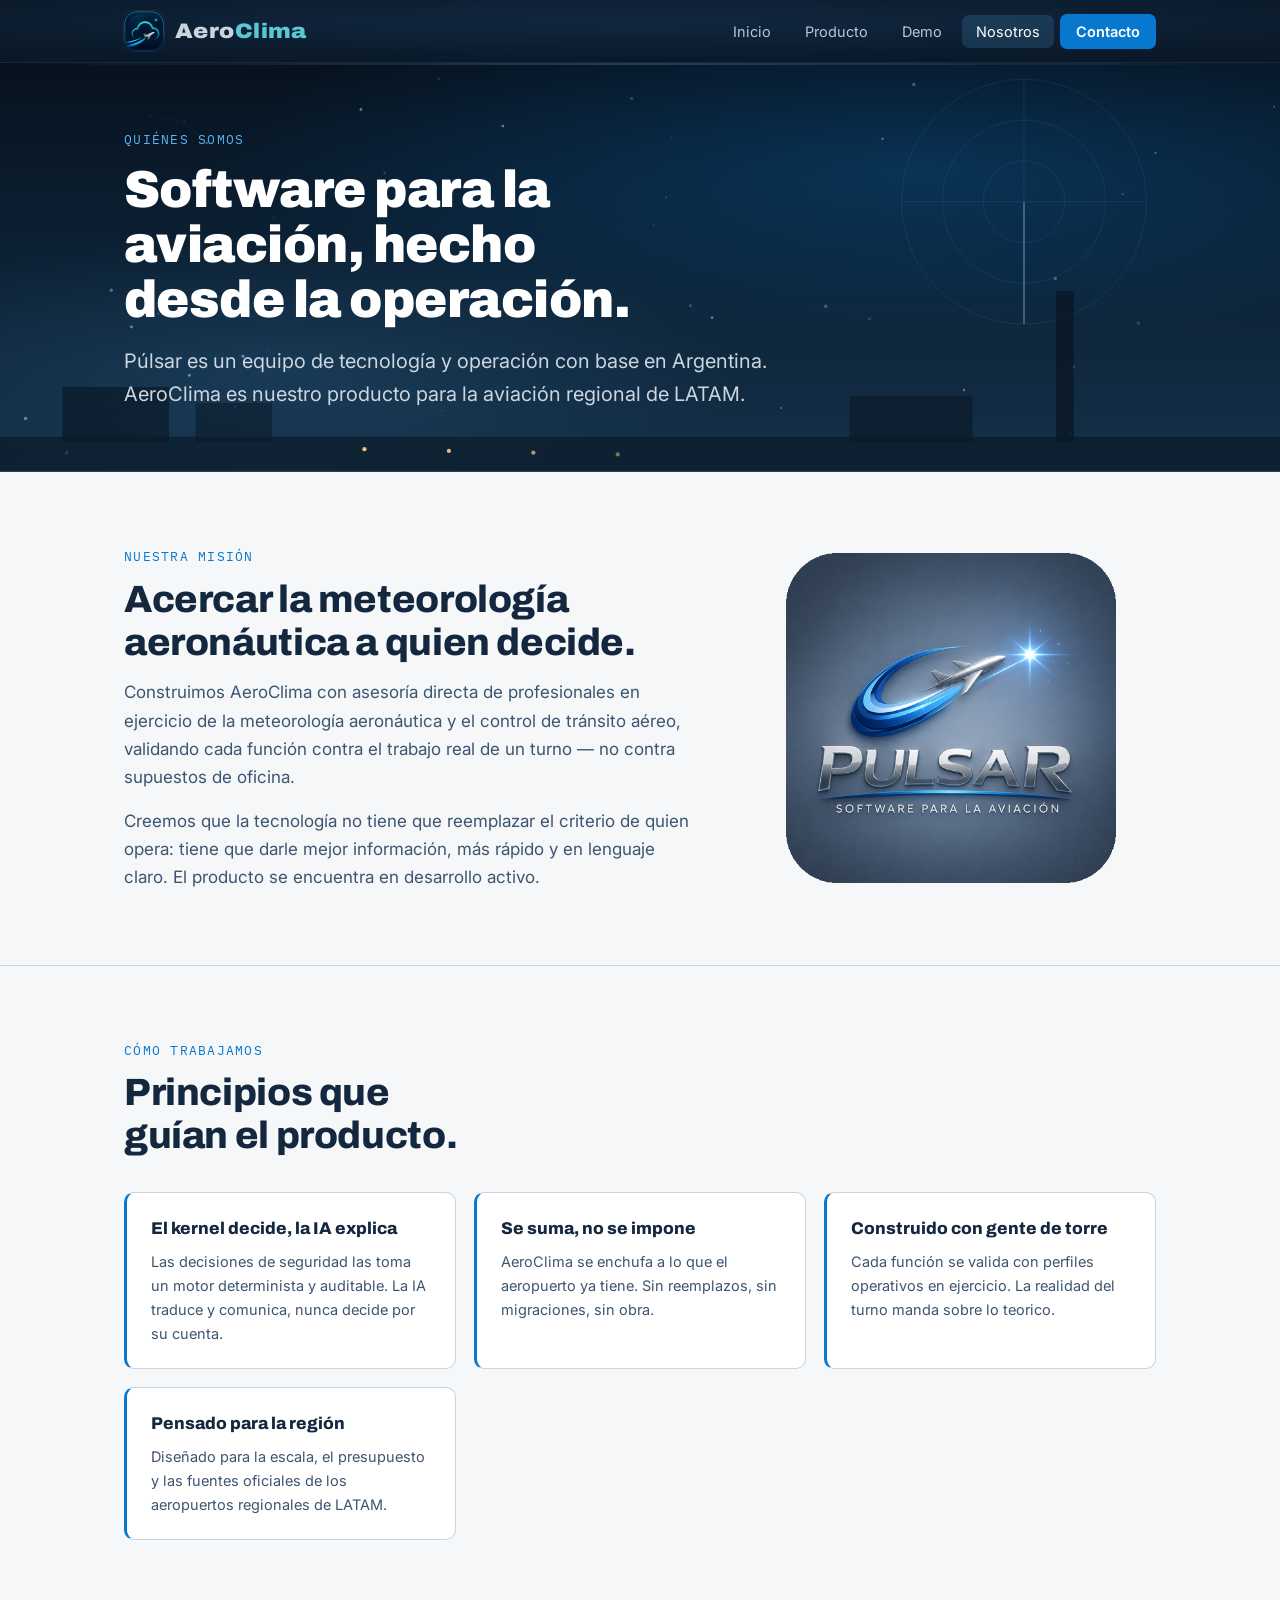
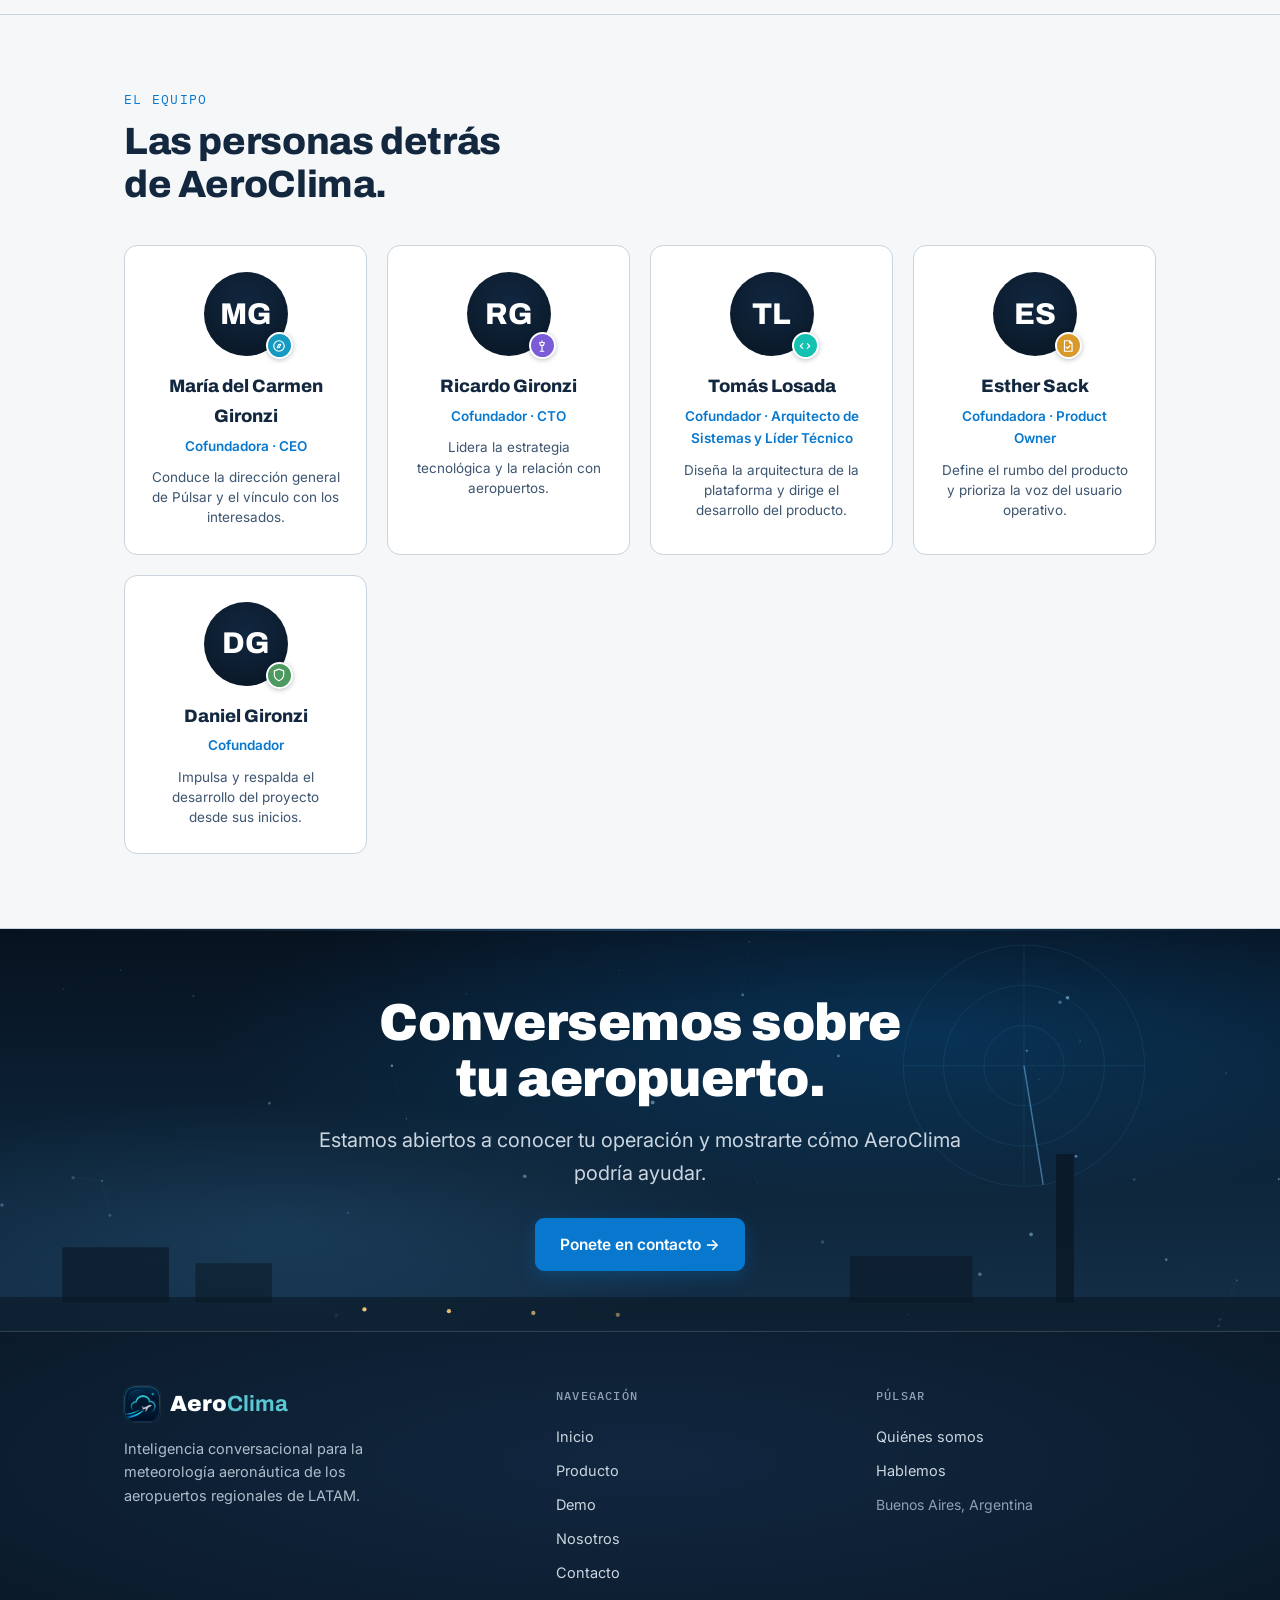
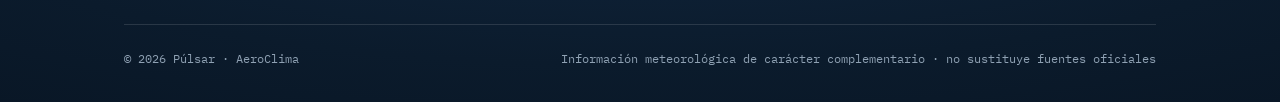
<file: nosotros.html>
<!DOCTYPE html>
<html lang="es">
<head>
<meta charset="UTF-8">
<meta name="viewport" content="width=device-width, initial-scale=1.0">
<title>Nosotros — Púlsar | AeroClima</title>
<meta name="description" content="Púlsar es un equipo de tecnología y operación con base en Argentina, dedicado al software para la aviación. AeroClima es su producto para la aviación regional.">
<link rel="icon" type="image/png" sizes="48x48" href="favicon-48.png">
<link rel="icon" type="image/png" sizes="32x32" href="favicon-32.png">
<link rel="apple-touch-icon" href="apple-touch-icon.png">
<meta name="theme-color" content="#3C4A57">
<meta property="og:type" content="website">
<meta property="og:site_name" content="AeroClima">
<meta property="og:locale" content="es_AR">
<meta property="og:title" content="Nosotros — Púlsar | AeroClima">
<meta property="og:description" content="Púlsar: equipo de tecnología y operación con base en Argentina, dedicado al software para la aviación.">
<meta property="og:url" content="https://aeroclima.pulsar-avitech.ai/nosotros.html">
<meta property="og:image" content="https://aeroclima.pulsar-avitech.ai/og-image.png">
<meta property="og:image:width" content="1200">
<meta property="og:image:height" content="630">
<meta name="twitter:card" content="summary_large_image">
<meta name="twitter:title" content="Nosotros — Púlsar | AeroClima">
<meta name="twitter:description" content="Púlsar: equipo de tecnología y operación con base en Argentina, dedicado al software para la aviación.">
<meta name="twitter:image" content="https://aeroclima.pulsar-avitech.ai/og-image.png">
<link rel="preconnect" href="https://fonts.googleapis.com">
<link rel="preconnect" href="https://fonts.gstatic.com" crossorigin>
<link href="https://fonts.googleapis.com/css2?family=Archivo:wght@400..900&family=IBM+Plex+Mono:wght@400;500&family=Inter:wght@400;500;600;700&display=swap" rel="stylesheet">
<link rel="stylesheet" href="styles.css">
<style>
.mision{display:grid;grid-template-columns:1.4fr 1fr;gap:48px;align-items:center}
.mision p{color:var(--ink-soft);max-width:56ch}
.mision p+p{margin-top:16px}
.logo-panel{background:transparent;border-radius:16px;padding:0;display:grid;place-items:center}
.logo-panel img{width:100%;max-width:330px;display:block}
.valores{margin-top:34px;display:grid;grid-template-columns:repeat(auto-fit,minmax(250px,1fr));gap:18px}
.valor{background:#fff;border:1px solid var(--line);border-left:3px solid var(--cielo);border-radius:10px;padding:22px 24px}
.valor h3{font-weight:800;font-size:17px;margin-bottom:7px}
.valor p{font-size:14.5px;color:var(--ink-soft)}
.team{margin-top:38px;display:grid;grid-template-columns:repeat(auto-fit,minmax(220px,1fr));gap:20px}
.member{background:#fff;border:1px solid var(--line);border-radius:13px;padding:26px;text-align:center}
.avatar{width:84px;height:84px;border-radius:50%;margin:0 auto 16px;display:grid;place-items:center;font-family:var(--display);font-weight:800;font-size:30px;color:#fff;background:var(--grad-pulsar);position:relative}
.pbdg{position:absolute;right:-5px;bottom:-3px;width:27px;height:27px;border-radius:50%;background:var(--per,#15C2B2);display:grid;place-items:center;border:2.5px solid #fff;box-shadow:0 1px 5px rgba(10,30,45,.28)}
.pbdg svg{width:14px;height:14px;stroke:#fff;fill:none;stroke-width:2;stroke-linecap:round;stroke-linejoin:round}
.member .nm{font-family:var(--display);font-weight:800;font-size:18px}
.member .rl{font-size:13.5px;color:var(--cielo);font-weight:600;margin-top:3px}
.member .bio{font-size:13.5px;color:var(--ink-soft);margin-top:10px;line-height:1.5}
.adv-tag{display:inline-block;font-family:var(--mono);font-size:10.5px;letter-spacing:.08em;color:var(--ink-soft);background:#EDF1F5;border-radius:99px;padding:3px 10px;margin-top:12px}

@media (max-width:820px){.mision{grid-template-columns:1fr;gap:30px}}
.skip{position:absolute;left:-9999px;top:0;background:#fff;color:var(--ink);padding:10px 16px;border-radius:0 0 8px 0;z-index:99;font-weight:600}.skip:focus{left:0}
</style>
</head>
<body>
<a class="skip" href="#contenido">Saltar al contenido</a>
<div id="nav-slot"></div>

<main id="contenido">
<header class="page-hero">
  <div class="wrap">
    <div class="kicker">Quiénes somos</div>
    <h1>Software para la aviación, hecho desde la operación.</h1>
    <p>Púlsar es un equipo de tecnología y operación con base en Argentina. AeroClima es nuestro producto para la aviación regional de LATAM.</p>
  </div>
</header>

<section>
  <div class="wrap">
    <div class="mision reveal">
      <div>
        <div class="kicker">Nuestra misión</div>
        <h2>Acercar la meteorología aeronáutica a quien decide.</h2>
        <p>Construimos AeroClima con asesoría directa de profesionales en ejercicio de la meteorología aeronáutica y el control de tránsito aéreo, validando cada función contra el trabajo real de un turno — no contra supuestos de oficina.</p>
        <p>Creemos que la tecnología no tiene que reemplazar el criterio de quien opera: tiene que darle mejor información, más rápido y en lenguaje claro. El producto se encuentra en desarrollo activo.</p>
      </div>
      <div class="logo-panel"><img src="pulsar-logo-round.png" alt="Púlsar — Software para la Aviación"></div>
    </div>
  </div>
</section>

<section>
  <div class="wrap">
    <div class="kicker">Cómo trabajamos</div>
    <h2>Principios que guían el producto.</h2>
    <div class="valores reveal">
      <div class="valor"><h3>El kernel decide, la IA explica</h3><p>Las decisiones de seguridad las toma un motor determinista y auditable. La IA traduce y comunica, nunca decide por su cuenta.</p></div>
      <div class="valor"><h3>Se suma, no se impone</h3><p>AeroClima se enchufa a lo que el aeropuerto ya tiene. Sin reemplazos, sin migraciones, sin obra.</p></div>
      <div class="valor"><h3>Construido con gente de torre</h3><p>Cada función se valida con perfiles operativos en ejercicio. La realidad del turno manda sobre lo teorico.</p></div>
      <div class="valor"><h3>Pensado para la región</h3><p>Diseñado para la escala, el presupuesto y las fuentes oficiales de los aeropuertos regionales de LATAM.</p></div>
    </div>
  </div>
</section>

<section>
  <div class="wrap">
    <div class="kicker">El equipo</div>
    <h2>Las personas detrás de AeroClima.</h2>
    <div class="team reveal">
      <div class="member"><div class="avatar" style="--per:#159AC2">MG<span class="pbdg"><svg viewBox="0 0 24 24"><circle cx="12" cy="12" r="9"/><path d="m15 9-2.5 5.5L9 15l2.5-5.5Z"/></svg></span></div><div class="nm">María del Carmen Gironzi</div><div class="rl">Cofundadora · CEO</div><div class="bio">Conduce la dirección general de Púlsar y el vínculo con los interesados.</div></div>
      <div class="member"><div class="avatar" style="--per:#7A5CD6">RG<span class="pbdg"><svg viewBox="0 0 24 24"><path d="M12 3v3M8 6h8l-1.5 5h-5L8 6ZM12 11v10M9 21h6"/></svg></span></div><div class="nm">Ricardo Gironzi</div><div class="rl">Cofundador · CTO</div><div class="bio">Lidera la estrategia tecnológica y la relación con aeropuertos.</div></div>
      <div class="member"><div class="avatar" style="--per:#15C2B2">TL<span class="pbdg"><svg viewBox="0 0 24 24"><path d="m8 8-4 4 4 4M16 8l4 4-4 4"/></svg></span></div><div class="nm">Tomás Losada</div><div class="rl">Cofundador · Arquitecto de Sistemas y Líder Técnico</div><div class="bio">Diseña la arquitectura de la plataforma y dirige el desarrollo del producto.</div></div>
      <div class="member"><div class="avatar" style="--per:#D99A2B">ES<span class="pbdg"><svg viewBox="0 0 24 24"><path d="M6 3h9l4 4v14H6zM15 3v4h4"/><path d="m9 14 2 2 4-4"/></svg></span></div><div class="nm">Esther Sack</div><div class="rl">Cofundadora · Product Owner</div><div class="bio">Define el rumbo del producto y prioriza la voz del usuario operativo.</div></div>
      <div class="member"><div class="avatar" style="--per:#4C9A5F">DG<span class="pbdg"><svg viewBox="0 0 24 24"><path d="M12 22s8-4 8-10V5l-8-3-8 3v7c0 6 8 10 8 10Z"/></svg></span></div><div class="nm">Daniel Gironzi</div><div class="rl">Cofundador</div><div class="bio">Impulsa y respalda el desarrollo del proyecto desde sus inicios.</div></div>
    </div>
    
  </div>
</section>

<section class="page-hero" style="text-align:center">
  <div class="wrap">
    <h2 style="margin:0 auto">Conversemos sobre tu aeropuerto.</h2>
    <p style="margin:18px auto 28px">Estamos abiertos a conocer tu operación y mostrarte cómo AeroClima podría ayudar.</p>
    <a class="btn btn-primary" href="contacto.html">Ponete en contacto →</a>
  </div>
</section>

</main>
<div id="footer-slot"></div>
<script src="main.js"></script>
</body>
</html>
</file>
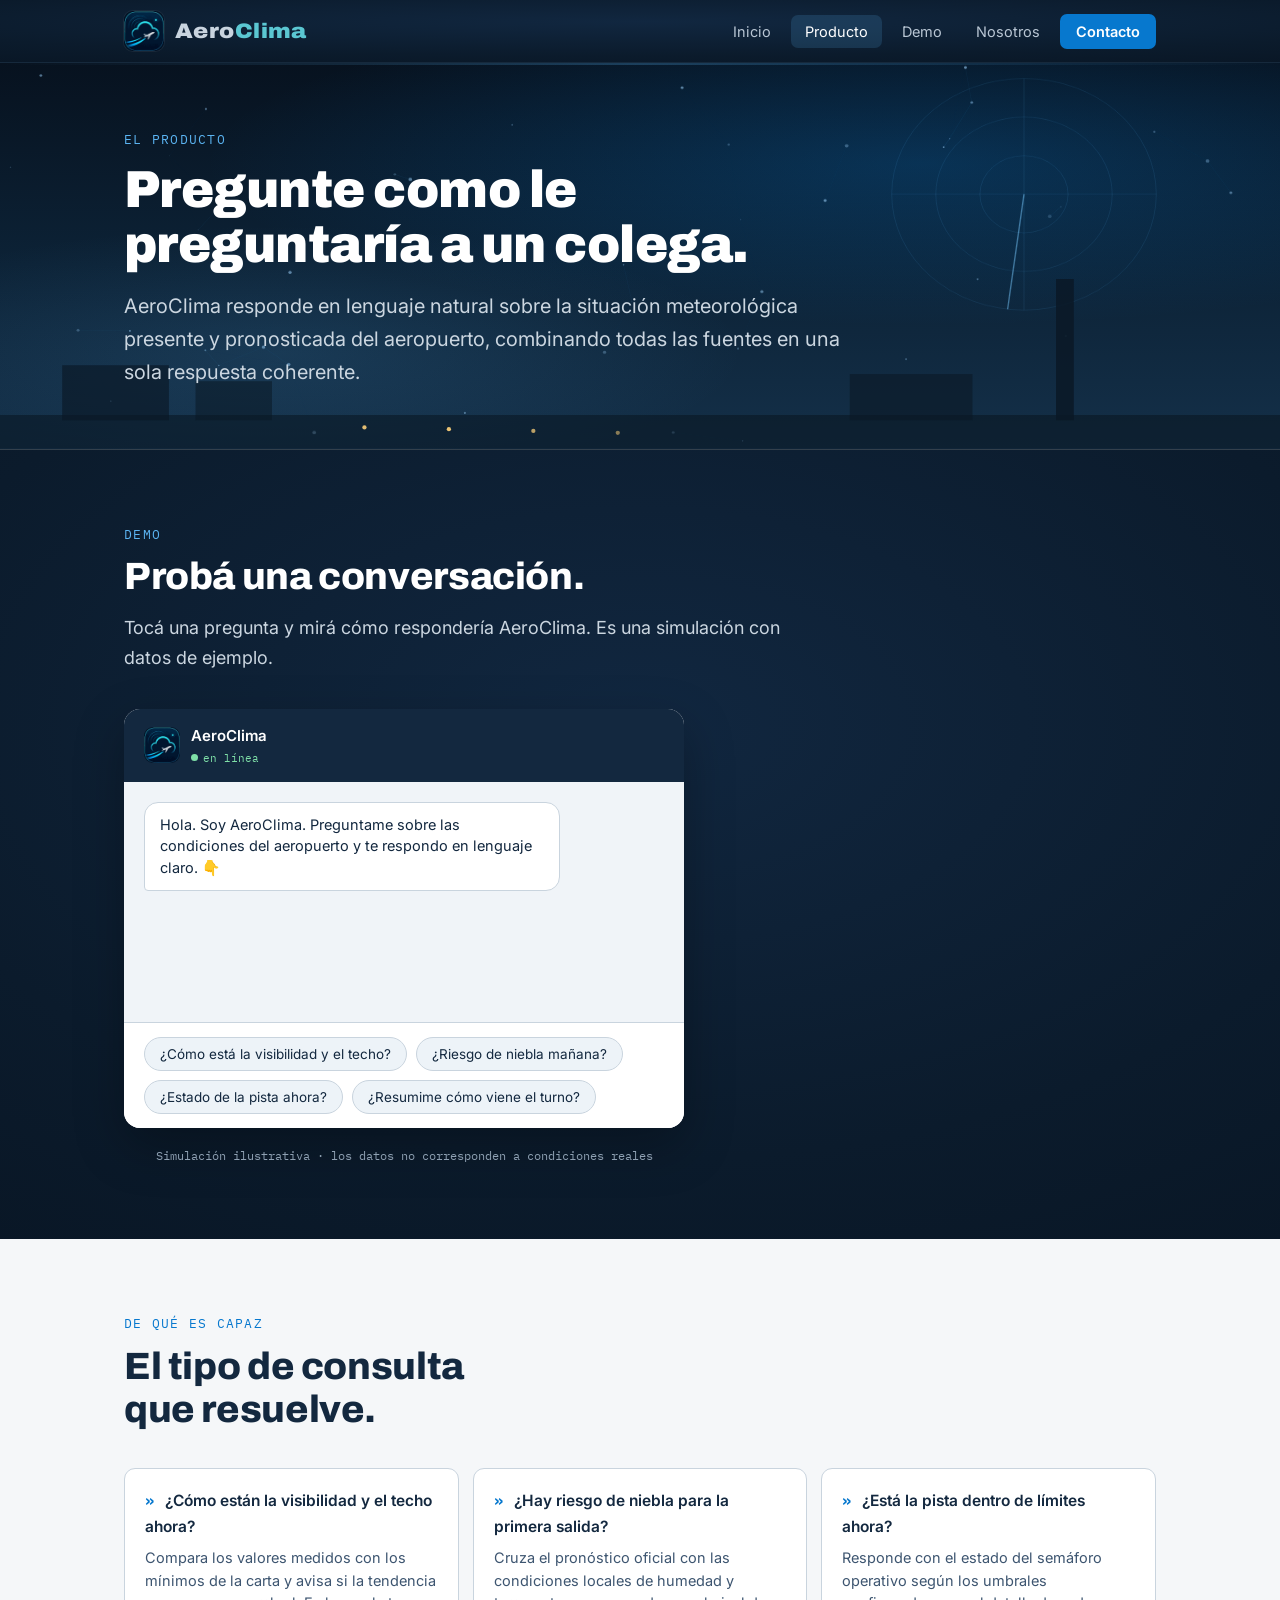
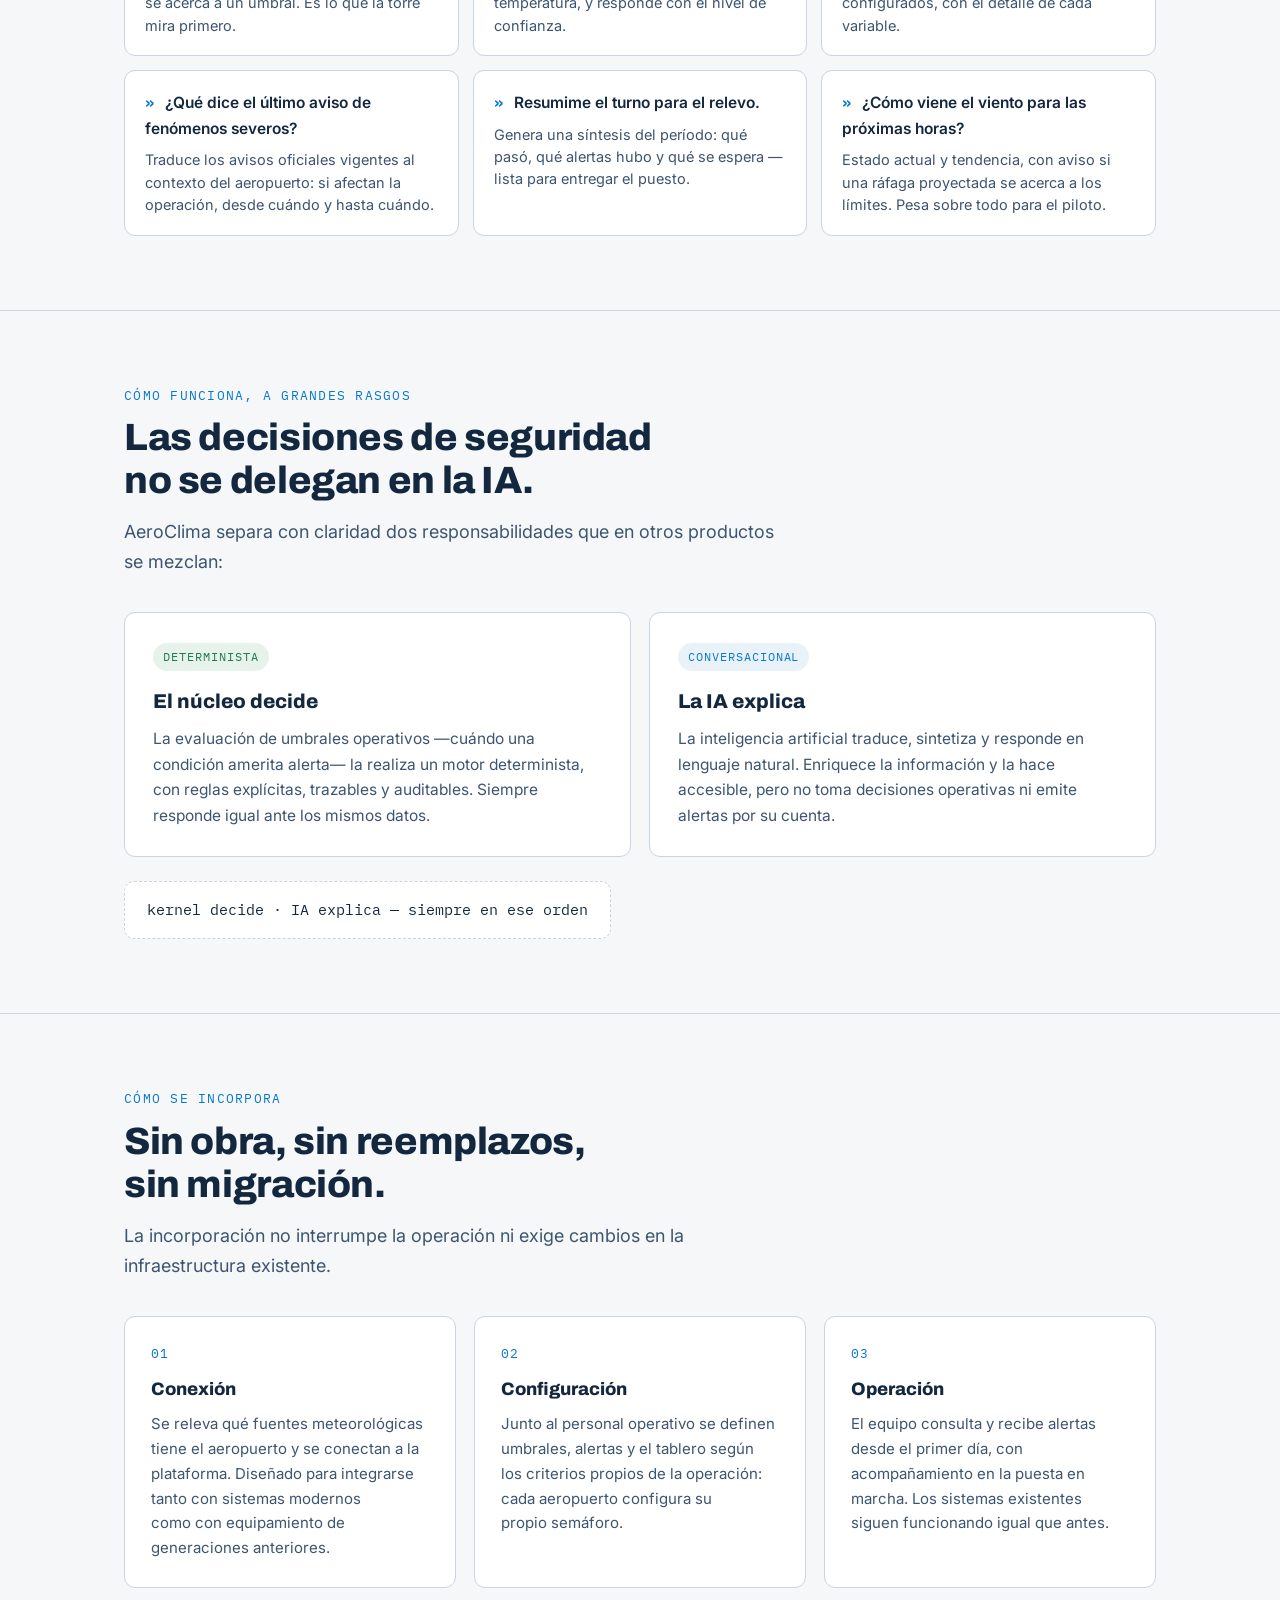
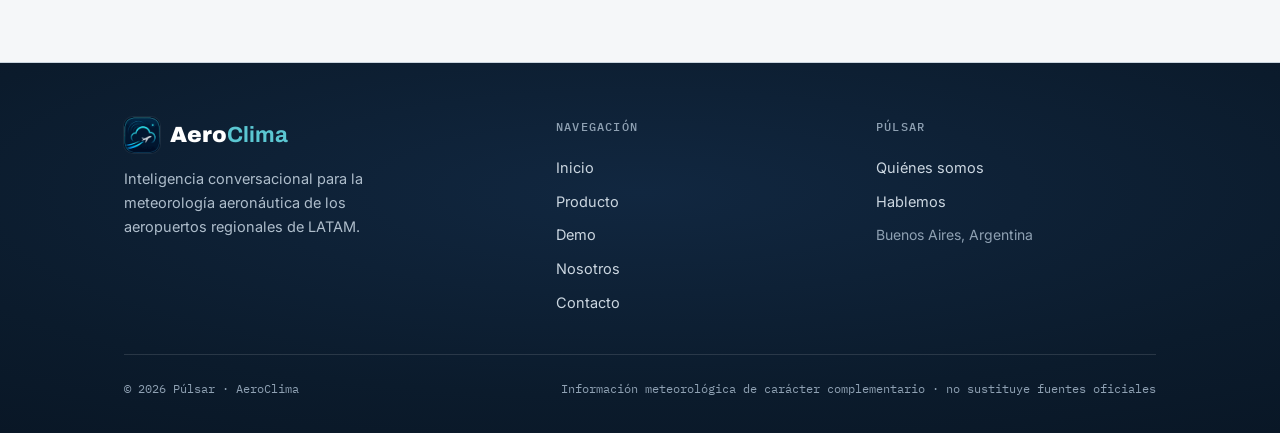
<file: producto.html>
<!DOCTYPE html>
<html lang="es">
<head>
<meta charset="UTF-8">
<meta name="viewport" content="width=device-width, initial-scale=1.0">
<title>Producto — AeroClima | Púlsar</title>
<meta name="description" content="De qué es capaz AeroClima: consultas en lenguaje natural sobre la meteorología del aeropuerto, alertas configurables y una incorporación sin obra ni reemplazos.">
<link rel="icon" type="image/png" sizes="48x48" href="favicon-48.png">
<link rel="icon" type="image/png" sizes="32x32" href="favicon-32.png">
<link rel="apple-touch-icon" href="apple-touch-icon.png">
<meta name="theme-color" content="#3C4A57">
<meta property="og:type" content="website">
<meta property="og:site_name" content="AeroClima">
<meta property="og:locale" content="es_AR">
<meta property="og:title" content="Producto — AeroClima">
<meta property="og:description" content="Consultas en lenguaje natural, alertas configurables y una incorporación sin obra ni reemplazos. El kernel decide; la IA explica.">
<meta property="og:url" content="https://aeroclima.pulsar-avitech.ai/producto.html">
<meta property="og:image" content="https://aeroclima.pulsar-avitech.ai/og-image.png">
<meta property="og:image:width" content="1200">
<meta property="og:image:height" content="630">
<meta name="twitter:card" content="summary_large_image">
<meta name="twitter:title" content="Producto — AeroClima">
<meta name="twitter:description" content="Consultas en lenguaje natural, alertas configurables y una incorporación sin obra ni reemplazos. El kernel decide; la IA explica.">
<meta name="twitter:image" content="https://aeroclima.pulsar-avitech.ai/og-image.png">
<link rel="preconnect" href="https://fonts.googleapis.com">
<link rel="preconnect" href="https://fonts.gstatic.com" crossorigin>
<link href="https://fonts.googleapis.com/css2?family=Archivo:wght@400..900&family=IBM+Plex+Mono:wght@400;500&family=Inter:wght@400;500;600;700&display=swap" rel="stylesheet">
<link rel="stylesheet" href="styles.css">
<style>
.preguntas{margin-top:36px;display:grid;grid-template-columns:repeat(auto-fit,minmax(290px,1fr));gap:14px}
.pregunta{background:#fff;border:1px solid var(--line);border-radius:11px;padding:18px 20px}
.pregunta .q{font-size:15.5px;font-weight:600;margin-bottom:8px}
.pregunta .q::before{content:"» ";color:var(--cielo);font-family:var(--mono)}
.pregunta .a{font-size:14.5px;color:var(--ink-soft);line-height:1.55}
.split{margin-top:36px;display:grid;grid-template-columns:1fr 1fr;gap:18px}
.half{background:#fff;border:1px solid var(--line);border-radius:11px;padding:28px}
.half .label{display:inline-block;font-family:var(--mono);font-size:12px;letter-spacing:.08em;padding:4px 10px;border-radius:99px;margin-bottom:14px}
.half.kernel .label{background:#E7F2EB;color:var(--verde)}
.half.ia .label{background:#EAF2F9;color:var(--cielo)}
.half h3{font-weight:800;font-size:20px;margin-bottom:8px}
.half p{font-size:15.5px;color:var(--ink-soft)}
.regla{margin-top:24px;font-family:var(--mono);font-size:14.5px;color:var(--ink);background:#fff;border:1px dashed var(--line);border-radius:10px;padding:16px 22px;display:inline-block}
.pasos{margin-top:36px;display:grid;grid-template-columns:repeat(auto-fit,minmax(240px,1fr));gap:18px;counter-reset:paso}
.paso{background:#fff;border:1px solid var(--line);border-radius:11px;padding:26px;counter-increment:paso}
.paso::before{content:counter(paso,decimal-leading-zero);font-family:var(--mono);font-size:13px;color:var(--cielo);letter-spacing:.08em;display:block;margin-bottom:10px}
.paso h3{font-weight:800;font-size:18px;margin-bottom:8px}
.paso p{font-size:15px;color:var(--ink-soft)}

/* demo interactiva */
.demo-wrap{background:var(--grad-pulsar);border-bottom:0}
.demo-wrap .kicker{color:var(--cielo-claro)}
.demo-wrap h2{color:#fff}
.demo-wrap>.wrap>p.intro{color:#CBD6E0}
.chat{margin-top:36px;max-width:560px;background:#fff;border-radius:16px;overflow:hidden;box-shadow:0 18px 50px rgba(0,0,0,.28)}
.chat-head{background:var(--ink);color:#fff;padding:15px 20px;display:flex;align-items:center;gap:11px}
.chat-head .av{width:36px;height:36px;border-radius:9px;overflow:hidden;flex:none}
.chat-head .av img{width:100%;height:100%;object-fit:cover;display:block}
.chat-head .nm{font-weight:600;font-size:15px}
.chat-head .st{font-family:var(--mono);font-size:11px;color:#7FE0A8;display:flex;align-items:center;gap:5px}
.chat-head .st::before{content:"";width:7px;height:7px;border-radius:50%;background:#7FE0A8}
.chat-body{padding:20px;min-height:240px;display:flex;flex-direction:column;gap:12px;background:#F0F4F8}
.msg{max-width:80%;padding:11px 15px;border-radius:14px;font-size:14.5px;line-height:1.5;animation:pop .3s ease}
.msg.u{align-self:flex-end;background:var(--cielo);color:#fff;border-bottom-right-radius:4px}
.msg.b{align-self:flex-start;background:#fff;border:1px solid var(--line);border-bottom-left-radius:4px}
.msg .src{display:flex;align-items:center;gap:6px;font-family:var(--mono);font-size:10px;letter-spacing:.02em;color:var(--verde);background:#EFF7F1;border:1px solid #CFE7D8;border-radius:6px;padding:3px 8px;margin-bottom:8px;width:fit-content}
.msg .src::before{content:"";width:6px;height:6px;border-radius:50%;background:var(--verde);flex:none}
.msg .est{display:inline-flex;align-items:center;gap:7px;font-family:var(--mono);font-size:11.5px;font-weight:500;margin-top:7px}
.msg .est .d{width:9px;height:9px;border-radius:50%}
.est.verde{color:var(--verde)}.est.verde .d{background:var(--verde)}
.est.amber{color:var(--ambar)}.est.amber .d{background:var(--ambar)}
@keyframes pop{from{opacity:0;transform:translateY(8px)}to{opacity:1;transform:none}}
.typing{align-self:flex-start;background:#fff;border:1px solid var(--line);border-radius:14px;border-bottom-left-radius:4px;padding:13px 16px;display:flex;gap:4px}
.typing span{width:7px;height:7px;border-radius:50%;background:#9DB0C2;animation:blink 1.2s infinite}
.typing span:nth-child(2){animation-delay:.2s}.typing span:nth-child(3){animation-delay:.4s}
@keyframes blink{0%,60%,100%{opacity:.3}30%{opacity:1}}
.chips{padding:14px 20px;display:flex;gap:9px;flex-wrap:wrap;background:#fff;border-top:1px solid var(--line)}
.chip{font-size:13.5px;font-family:var(--body);background:#EDF3F8;border:1px solid var(--line);color:var(--ink);border-radius:99px;padding:8px 15px;cursor:pointer;transition:background .15s,border-color .15s}
.chip:hover{background:#DCE8F2;border-color:var(--cielo)}
.chip:disabled{opacity:.4;cursor:default}
.ptrace{margin-top:9px;text-align:left}
.pthd{font-family:var(--mono);font-size:9.5px;letter-spacing:.09em;color:#7A8B99;margin-bottom:4px}
.ptl{font-family:var(--mono);font-size:11.5px;color:#44607A;border-left:2px solid #BFD6E4;padding:2px 0 2px 8px;margin:3px 0;animation:pfad .25s ease}
@keyframes pfad{from{opacity:0;transform:translateY(2px)}to{opacity:1}}
@media(max-width:640px){.chip{padding:12px 16px;font-size:14px}}
.demo-note{margin-top:18px;font-family:var(--mono);font-size:12px;color:#8FA1B3;max-width:560px;text-align:center}
.split-note{margin-top:20px;font-size:14px;color:var(--ink-soft)}
@media (max-width:820px){.split{grid-template-columns:1fr}}
.skip{position:absolute;left:-9999px;top:0;background:#fff;color:var(--ink);padding:10px 16px;border-radius:0 0 8px 0;z-index:99;font-weight:600}.skip:focus{left:0}
</style>
</head>
<body>
<a class="skip" href="#contenido">Saltar al contenido</a>
<div id="nav-slot"></div>

<main id="contenido">
<header class="page-hero">
  <div class="wrap">
    <div class="kicker">El producto</div>
    <h1>Pregunte como le preguntaría a un colega.</h1>
    <p>AeroClima responde en lenguaje natural sobre la situación meteorológica presente y pronosticada del aeropuerto, combinando todas las fuentes en una sola respuesta coherente.</p>
  </div>
</header>

<section class="demo-wrap">
  <div class="wrap">
    <div class="kicker">Demo</div>
    <h2>Probá una conversación.</h2>
    <p class="intro">Tocá una pregunta y mirá cómo respondería AeroClima. Es una simulación con datos de ejemplo.</p>
    <div class="chat reveal">
      <div class="chat-head">
        <div class="av"><img src="aeroclima-mark.png" alt="AeroClima"></div>
        <div><div class="nm">AeroClima</div><div class="st">en línea</div></div>
      </div>
      <div class="chat-body" id="chatBody">
        <div class="msg b">Hola. Soy AeroClima. Preguntame sobre las condiciones del aeropuerto y te respondo en lenguaje claro. 👇</div>
      </div>
      <div class="chips" id="chips"></div>
    </div>
    <p class="demo-note">Simulación ilustrativa · los datos no corresponden a condiciones reales</p>
  </div>
</section>

<section>
  <div class="wrap">
    <div class="kicker">De qué es capaz</div>
    <h2>El tipo de consulta que resuelve.</h2>
    <div class="preguntas reveal">
      <div class="pregunta"><div class="q">¿Cómo están la visibilidad y el techo ahora?</div><div class="a">Compara los valores medidos con los mínimos de la carta y avisa si la tendencia se acerca a un umbral. Es lo que la torre mira primero.</div></div>
      <div class="pregunta"><div class="q">¿Hay riesgo de niebla para la primera salida?</div><div class="a">Cruza el pronóstico oficial con las condiciones locales de humedad y temperatura, y responde con el nivel de confianza.</div></div>
      <div class="pregunta"><div class="q">¿Está la pista dentro de límites ahora?</div><div class="a">Responde con el estado del semáforo operativo según los umbrales configurados, con el detalle de cada variable.</div></div>
      <div class="pregunta"><div class="q">¿Qué dice el último aviso de fenómenos severos?</div><div class="a">Traduce los avisos oficiales vigentes al contexto del aeropuerto: si afectan la operación, desde cuándo y hasta cuándo.</div></div>
      <div class="pregunta"><div class="q">Resumime el turno para el relevo.</div><div class="a">Genera una síntesis del período: qué pasó, qué alertas hubo y qué se espera — lista para entregar el puesto.</div></div>
      <div class="pregunta"><div class="q">¿Cómo viene el viento para las próximas horas?</div><div class="a">Estado actual y tendencia, con aviso si una ráfaga proyectada se acerca a los límites. Pesa sobre todo para el piloto.</div></div>
    </div>
  </div>
</section>

<section>
  <div class="wrap">
    <div class="kicker">Cómo funciona, a grandes rasgos</div>
    <h2>Las decisiones de seguridad no se delegan en la IA.</h2>
    <p class="intro">AeroClima separa con claridad dos responsabilidades que en otros productos se mezclan:</p>
    <div class="split reveal">
      <div class="half kernel"><span class="label">DETERMINISTA</span><h3>El núcleo decide</h3><p>La evaluación de umbrales operativos —cuándo una condición amerita alerta— la realiza un motor determinista, con reglas explícitas, trazables y auditables. Siempre responde igual ante los mismos datos.</p></div>
      <div class="half ia"><span class="label">CONVERSACIONAL</span><h3>La IA explica</h3><p>La inteligencia artificial traduce, sintetiza y responde en lenguaje natural. Enriquece la información y la hace accesible, pero no toma decisiones operativas ni emite alertas por su cuenta.</p></div>
    </div>
    <div class="regla">kernel decide · IA explica — siempre en ese orden</div>
  </div>
</section>

<section>
  <div class="wrap">
    <div class="kicker">Cómo se incorpora</div>
    <h2>Sin obra, sin reemplazos, sin migración.</h2>
    <p class="intro">La incorporación no interrumpe la operación ni exige cambios en la infraestructura existente.</p>
    <div class="pasos reveal">
      <div class="paso"><h3>Conexión</h3><p>Se releva qué fuentes meteorológicas tiene el aeropuerto y se conectan a la plataforma. Diseñado para integrarse tanto con sistemas modernos como con equipamiento de generaciones anteriores.</p></div>
      <div class="paso"><h3>Configuración</h3><p>Junto al personal operativo se definen umbrales, alertas y el tablero según los criterios propios de la operación: cada aeropuerto configura su propio semáforo.</p></div>
      <div class="paso"><h3>Operación</h3><p>El equipo consulta y recibe alertas desde el primer día, con acompañamiento en la puesta en marcha. Los sistemas existentes siguen funcionando igual que antes.</p></div>
    </div>
  </div>
</section>

</main>
<div id="footer-slot"></div>

<script src="main.js"></script>
<script>
// ---- demo de chat simulada ----
const QA = [
  {q:"¿Cómo está la visibilidad y el techo?", src:"SAZZ · AWOS homologado · OBS hace 6 min", a:`Visibilidad 2.000 m y techo 500 ft. Por ahora dentro de los mínimos de la carta, pero con tendencia a bajar hacia el amanecer. Es la primera variable que mira la torre.`, est:["amber","VIGILAR TENDENCIA"]},
  {q:"¿Riesgo de niebla mañana?", src:"SAZZ · pronóstico SMN + AWOS · hace 12 min", a:`Probabilidad media para la primera franja: la humedad sube hacia el amanecer y la temperatura se acerca al punto de rocío. Confianza: media-alta. Conviene preparar procedimientos de baja visibilidad.`, est:["amber","PRECAUCIÓN OPERATIVA"]},
  {q:"¿Estado de la pista ahora?", src:"SAZZ · AWOS homologado · OBS hace 6 min", a:`Visibilidad y techo dentro de límites; el factor a seguir es la evolución de la niebla hacia el amanecer. Operación posible con seguimiento.`, est:["verde","DENTRO DE LÍMITES"]},
  {q:"¿Resumime cómo viene el turno?", src:"SAZZ · consolidado AWOS + SMN · turno en curso", a:`Turno tranquilo hasta ahora, sin eventos abiertos. El único punto a seguir es la niebla hacia el amanecer, que podría bajar la visibilidad. Todo lo demás, dentro de límites. Listo para el relevo.`, est:["verde","SIN EVENTOS ABIERTOS"]}
];
const body = document.getElementById('chatBody');
const chips = document.getElementById('chips');
let used = new Set();
function renderChips(){
  chips.innerHTML='';
  QA.forEach((item,i)=>{
    const b=document.createElement('button');
    b.className='chip'; b.textContent=item.q; b.disabled=used.has(i);
    b.onclick=()=>ask(i);
    chips.appendChild(b);
  });
}
function scroll(){ body.scrollTop = body.scrollHeight; }
function ask(i){
  used.add(i); renderChips();
  const item=QA[i];
  const u=document.createElement('div'); u.className='msg u'; u.textContent=item.q;
  body.appendChild(u); scroll();
  const t=document.createElement('div'); t.className='typing'; t.innerHTML='<span></span><span></span><span></span>';
  body.appendChild(t); scroll();
  const _steps=[
    'Leo la observación vigente · '+item.src.split('·').slice(1).join('·').trim(),
    'Comparo contra umbrales y mínimos de la carta vigente',
    'Kernel: '+item.est[1].toLowerCase()+' — la IA narra, no decide',
    'Redacto en lenguaje operativo claro'
  ];
  const _tr=document.createElement('div'); _tr.className='ptrace';
  _tr.innerHTML='<div class="pthd">PROCESANDO · TRAZA DE LA CONSULTA</div>';
  t.appendChild(_tr);
  const _rm=matchMedia('(prefers-reduced-motion: reduce)').matches;
  _steps.forEach((sx,ix)=>setTimeout(()=>{const d=document.createElement('div');d.className='ptl';d.textContent=sx;_tr.appendChild(d);scroll();}, _rm?40+ix*50:430+ix*470));
  setTimeout(()=>{
    t.remove();
    const b=document.createElement('div'); b.className='msg b';
    b.innerHTML = `<div class="src">${item.src}</div>` + item.a + `<div class="est ${item.est[0]}"><span class="d"></span>${item.est[1]}</div>`;
    body.appendChild(b); scroll();
  }, 2650);
}
renderChips();
</script>
</body>
</html>
</file>
<file: styles.css>
/* ============================================================
   AeroClima · Pulsar — hoja de estilos compartida
   ============================================================ */
:root{
  --paper:#F5F7F9;
  --ink:#13283F;
  --ink-soft:#3D5570;
  --line:#C9D4DE;
  --verde:#1E7D4F;
  --ambar:#B97E10;
  --rojo:#B3362B;
  --cielo:#0778CE;
  --cielo-claro:#5BB4F2;
  --cian:#5BC7D2;
  --navy:#07121F;
  --acero:#54677C;
  --grad-pulsar:radial-gradient(ellipse 120% 110% at 50% 35%, #112740 0%, #0B1B2C 50%, #07121F 100%);
  --mono:'IBM Plex Mono',ui-monospace,monospace;
  --display:'Archivo',sans-serif;
  --body:'Inter',system-ui,sans-serif;
}
*{margin:0;padding:0;box-sizing:border-box}
html{scroll-behavior:smooth}
body{background:var(--paper);color:var(--ink);font-family:var(--body);font-size:17px;line-height:1.65;-webkit-font-smoothing:antialiased}
a{color:var(--cielo);text-decoration:none}
a:focus-visible,button:focus-visible{outline:2px solid var(--cielo);outline-offset:3px}
img{max-width:100%}
.wrap{max-width:1080px;margin:0 auto;padding:0 24px}
.kicker{font-family:var(--mono);font-size:12.5px;letter-spacing:.1em;text-transform:uppercase;color:var(--cielo);margin-bottom:12px}
h1,h2,h3{font-family:var(--display);text-wrap:balance}
p{text-wrap:pretty;hyphens:auto;-webkit-hyphens:auto}

/* ---------- ESCENA ANIMADA DE FONDO (heroes) ---------- */
.hero, .page-hero{position:relative;overflow:hidden}
.hero-bg{position:absolute;inset:0;z-index:0;pointer-events:none;overflow:hidden;
  background:linear-gradient(180deg,#07121F 0%,#0C2236 52%,#143049 100%)}
.hero-bg .glow{position:absolute;inset:0;background:radial-gradient(ellipse 80% 60% at 72% 26%, rgba(7,120,206,.26), transparent 70%);animation:hbreathe 15s ease-in-out infinite}
.hero-bg .glow2{position:absolute;inset:0;background:radial-gradient(ellipse 55% 50% at 22% 75%, rgba(91,180,242,.12), transparent 66%);animation:hbreathe 19s ease-in-out infinite reverse}
@keyframes hbreathe{0%,100%{opacity:.65;transform:scale(1)}50%{opacity:1;transform:scale(1.07)}}
.hero-bg canvas{position:absolute;inset:0;width:100%;height:100%}
.hero-bg .scan{position:absolute;left:0;width:100%;height:2px;background:linear-gradient(90deg,transparent,rgba(91,180,242,.45),transparent);animation:hscan 8s linear infinite;opacity:.55}
@keyframes hscan{0%{top:-4%}100%{top:104%}}
.hero-bg .skyline{position:absolute;bottom:0;left:0;width:100%;height:44%}
/* el contenido del hero va por encima de la escena */
.hero > .wrap, .page-hero > .wrap, .nf > div{position:relative;z-index:2}
@media (prefers-reduced-motion:reduce){
  .hero-bg .glow,.hero-bg .glow2,.hero-bg .scan{animation:none}
}


.nav{position:sticky;top:0;z-index:50;background:var(--grad-pulsar);border-bottom:1px solid #16293C}
.nav-inner{display:flex;align-items:center;justify-content:space-between;padding:11px 24px;max-width:1080px;margin:0 auto;gap:20px}
.brand{font-family:var(--display);font-weight:900;font-stretch:110%;font-size:21px;letter-spacing:.02em;display:inline-flex;align-items:center;gap:11px;flex:none}
.brand .mk{width:40px;height:40px;border-radius:9px;flex:none;display:block;object-fit:cover;box-shadow:0 0 0 1px rgba(255,255,255,.06)}
.brand .word{color:#C9D4DF}
.brand .word b{color:var(--cian);font-weight:900}
.nav-links{display:flex;align-items:center;gap:6px;list-style:none}
.nav-links a{font-size:14.5px;color:#B9C6D4;padding:8px 14px;border-radius:7px;transition:background .15s,color .15s}
.nav-links a:hover{background:rgba(255,255,255,.08);color:#fff}
.nav-links a.active{color:#fff;background:rgba(91,180,242,.16)}
.nav-cta{font-family:var(--body);font-size:14px;font-weight:600;color:#fff !important;background:var(--cielo);padding:9px 16px !important;border-radius:7px}
.nav-cta:hover{background:#0668b0 !important}
.burger{display:none;background:none;border:0;cursor:pointer;padding:6px}
.burger span{display:block;width:24px;height:2px;background:#C9D4DF;margin:5px 0;transition:.25s}

/* ---------- botones ---------- */
.btn{display:inline-flex;align-items:center;gap:9px;font-weight:600;font-size:15.5px;padding:13px 24px;border-radius:9px;border:1px solid transparent;cursor:pointer;transition:transform .12s,box-shadow .2s,background .2s}
.btn:hover{transform:translateY(-1px)}
.btn-primary{background:var(--cielo);color:#fff;box-shadow:0 6px 18px rgba(7,120,206,.28)}
.btn-primary:hover{background:#0668b0;box-shadow:0 8px 22px rgba(7,120,206,.36)}
.btn-ghost{background:#fff;color:var(--ink);border-color:var(--line)}
.btn-ghost:hover{border-color:var(--cielo);color:var(--cielo)}
.btn-wa{background:#25D366;color:#0a3d1c;box-shadow:0 6px 18px rgba(37,211,102,.3)}
.btn-wa:hover{background:#1eb958}

/* ---------- secciones ---------- */
section{padding:74px 0;border-bottom:1px solid var(--line)}
h2{font-weight:800;font-stretch:100%;font-size:clamp(26px,3.4vw,38px);line-height:1.13;max-width:24ch;margin-bottom:14px;letter-spacing:-.01em}
section>.wrap>p.intro{max-width:64ch;color:var(--ink-soft);font-size:18px}

/* ---------- page hero (interior) ---------- */
.page-hero{position:relative;border-bottom:1px solid #33404C;padding:66px 0 60px;color:#fff}
.page-hero .kicker{color:var(--cielo-claro)}
.page-hero h1,.page-hero h2{font-weight:900;font-stretch:96%;font-size:clamp(32px,5vw,52px);line-height:1.06;max-width:20ch;letter-spacing:-.01em;margin-bottom:0}
.page-hero p{margin-top:18px;font-size:clamp(17px,2vw,20px);color:#CBD6E0;max-width:56ch}

/* ---------- reveal ---------- */
@media (prefers-reduced-motion:no-preference){
  .reveal{opacity:0;transform:translateY(16px);transition:opacity .65s ease,transform .65s cubic-bezier(.2,.7,.3,1)}
  .reveal.in{opacity:1;transform:none}
  .reveal.d1{transition-delay:.08s}.reveal.d2{transition-delay:.16s}.reveal.d3{transition-delay:.24s}
}

/* ---------- footer ---------- */
.site-footer{background:var(--grad-pulsar);color:#CBD6E0;border-bottom:0;padding:54px 0 34px}
.foot-top{display:grid;grid-template-columns:1.4fr 1fr 1fr;gap:40px;padding-bottom:34px;border-bottom:1px solid rgba(255,255,255,.12)}
.foot-brand{font-family:var(--display);font-weight:900;font-size:22px;color:#fff;display:flex;align-items:center;gap:10px;margin-bottom:14px}
.foot-brand .mk{width:36px;height:36px;border-radius:9px;flex:none;display:block;object-fit:cover;box-shadow:0 0 0 1px rgba(255,255,255,.06)}
.foot-brand b{color:var(--cian)}
.foot-top p{font-size:14.5px;max-width:34ch;color:#AEBDCB}
.foot-col h4{font-family:var(--mono);font-size:12px;letter-spacing:.1em;text-transform:uppercase;color:#8FA1B3;margin-bottom:14px;font-weight:500}
.foot-col a{display:block;color:#CBD6E0;font-size:14.5px;padding:5px 0}
.foot-col a:hover{color:#fff}
.foot-bottom{padding-top:24px;font-family:var(--mono);font-size:12px;color:#8FA1B3;display:flex;justify-content:space-between;flex-wrap:wrap;gap:10px}

/* ---------- responsive ---------- */
@media (max-width:820px){
  .nav-links{position:fixed;inset:53px 0 auto 0;flex-direction:column;align-items:stretch;background:#3C4A57;padding:12px 18px 20px;gap:2px;border-bottom:1px solid #33404C;transform:translateY(-130%);transition:transform .3s ease;box-shadow:0 18px 30px rgba(0,0,0,.25)}
  .nav-links.open{transform:none}
  .nav-links a{display:block;padding:13px 12px;font-size:16px;border-radius:8px}
  .nav-cta{margin-top:8px;text-align:center;justify-content:center}
  .foot-col a{padding:11px 0}
  .page-hero{padding:26px 0 34px !important}
  .hero{padding-top:44px !important}
  .burger{display:block}
  .foot-top{grid-template-columns:1fr;gap:30px}
}
</file>
